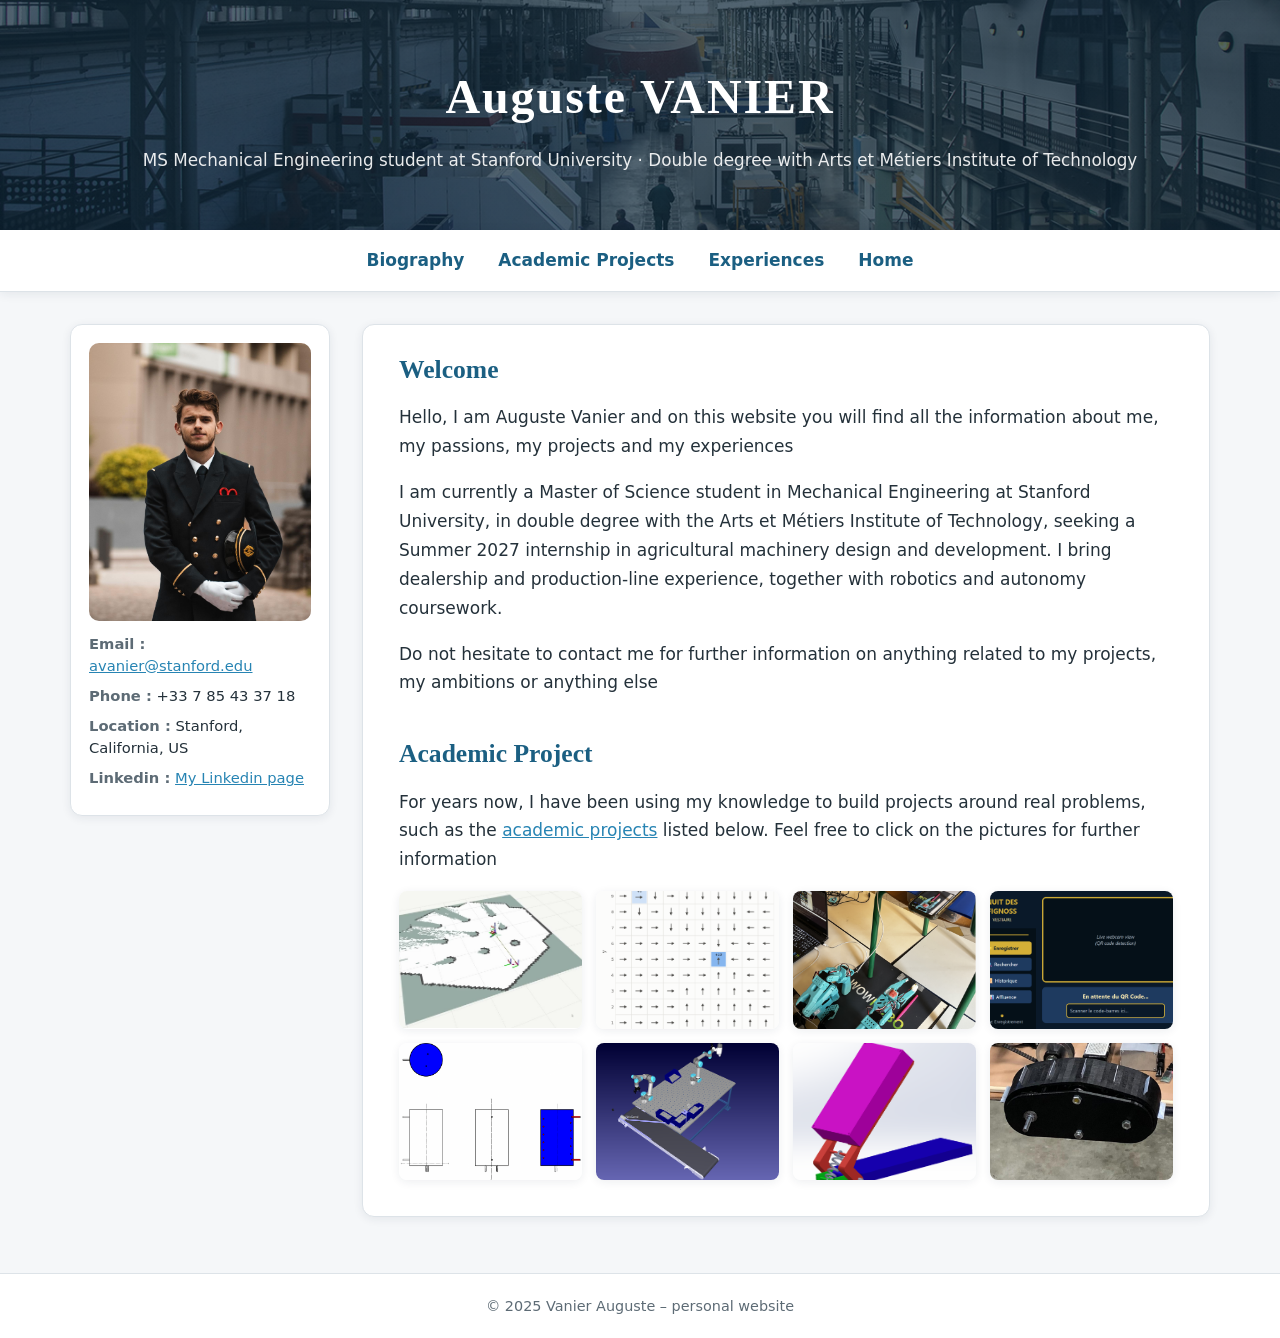
<file: index.html>
<!DOCTYPE html>
<html lang="fr">
<head>
  <meta charset="UTF-8">
  <title>Auguste VANIER - Page personnelle</title>
  <meta name="viewport" content="width=device-width, initial-scale=1">
  <link rel="stylesheet" href="style.css">
</head>
<body>

  <header>
    <h1>Auguste VANIER</h1>
    <p>MS Mechanical Engineering student at Stanford University · Double degree with Arts et Métiers Institute of Technology</p>
  </header>

  <nav>
    <a href="biographie.html">Biography</a>
    <a href="academical_project.html">Academic Projects</a>
    <a href="experiences.html">Experiences</a>
    <a href="index.html">Home</a>
  </nav>

  <div class="container">
    <aside class="sidebar">
      <img src="Photo_profil.jpg" alt="Auguste Vanier">
      <p><strong>Email :</strong> <a href="mailto:avanier@stanford.edu">avanier@stanford.edu</a></p>
      <p><strong>Phone :</strong> +33 7 85 43 37 18</p>
      <p><strong>Location :</strong> Stanford, California, US</p>
      <p><strong>Linkedin :</strong> <a href="https://fr.linkedin.com/in/vanier-auguste-1b917422b/">My Linkedin page</a></p>
    </aside>

    <main class="content">
      <section id="bio">
        <h2>Welcome</h2>
        <p><slide>Hello, I am Auguste Vanier and on this website you will find all the information about me, my passions, my projects and my experiences</slide></p>
	<p><slide>I am currently a Master of Science student in Mechanical Engineering at Stanford University, in double degree with the Arts et Métiers Institute of Technology, seeking a Summer 2027 internship in agricultural machinery design and development. I bring dealership and production-line experience, together with robotics and autonomy coursework.</slide></p>
	<p><slide>Do not hesitate to contact me for further information on anything related to my projects, my ambitions or anything else</slide></p>
      </section>

      <section id="research">
        <h2>Academic Project</h2>
        <p><slide>For years now, I have been using my knowledge to build projects around real problems, such as the <a href="academical_project.html">academic projects</a> listed below. Feel free to click on the pictures for further information</slide></p>
	<slide class="gallery">
	<a href="robot_autonomy.html"><video autoplay muted loop playsinline preload="metadata" poster="autonomy_frontier_poster.jpg" aria-label="Autonomous robot exploration"><source src="autonomy_frontier.mp4" type="video/mp4"></video></a>
	<a href="decision_making.html"><img src="decision_small_policy.png" alt="Reinforcement learning policy"></a>
	<a href="lerobot_arm.html"><img src="lerobot_overview.png" alt="SO-101 robot arm"></a>
	<a href="cloakroom.html"><img src="cloakroom_interface.png" alt="Cloakroom scanning interface"></a>
	<a href="exchanger.html"><img src="Plan_echangeur.PNG" alt="Photo projet2" width=31.5% height=10%></a>
	<a href="factory_robot.html"><img src="poste.png" alt="Photo projet2" width=31.5% height=10%></a>
	<a href="TIPE.html"><img src="bouclier_solidworks.png" alt="Photo projet2" width=31.5% height=10%></a>
	<a href="academical_project_snowb.html"><img src="chenille.jpg" alt="Photo projet1" width=30% height=10%></a>
	</slide>
      </section>
    </main>
  </div>

  <footer>
    &copy; 2025 Vanier Auguste – personal website
  </footer>

</body>
</html>
</file>
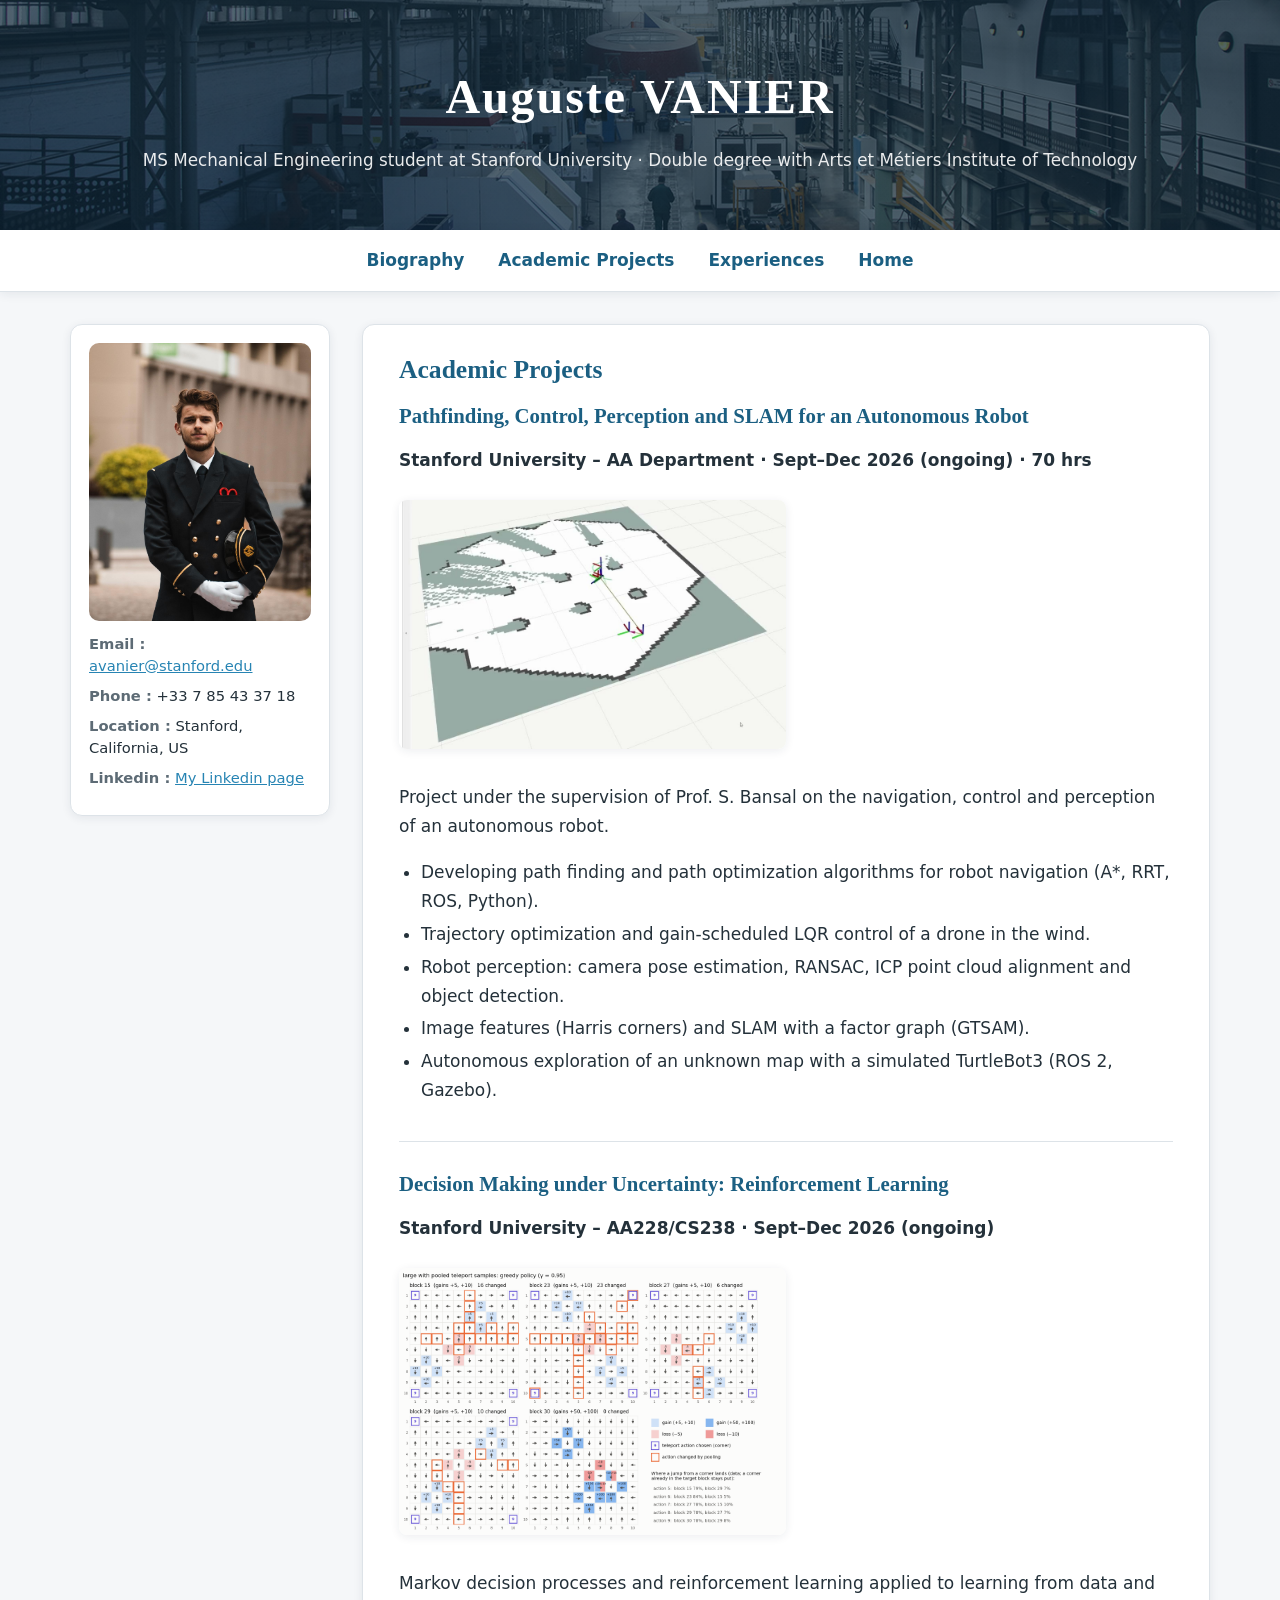
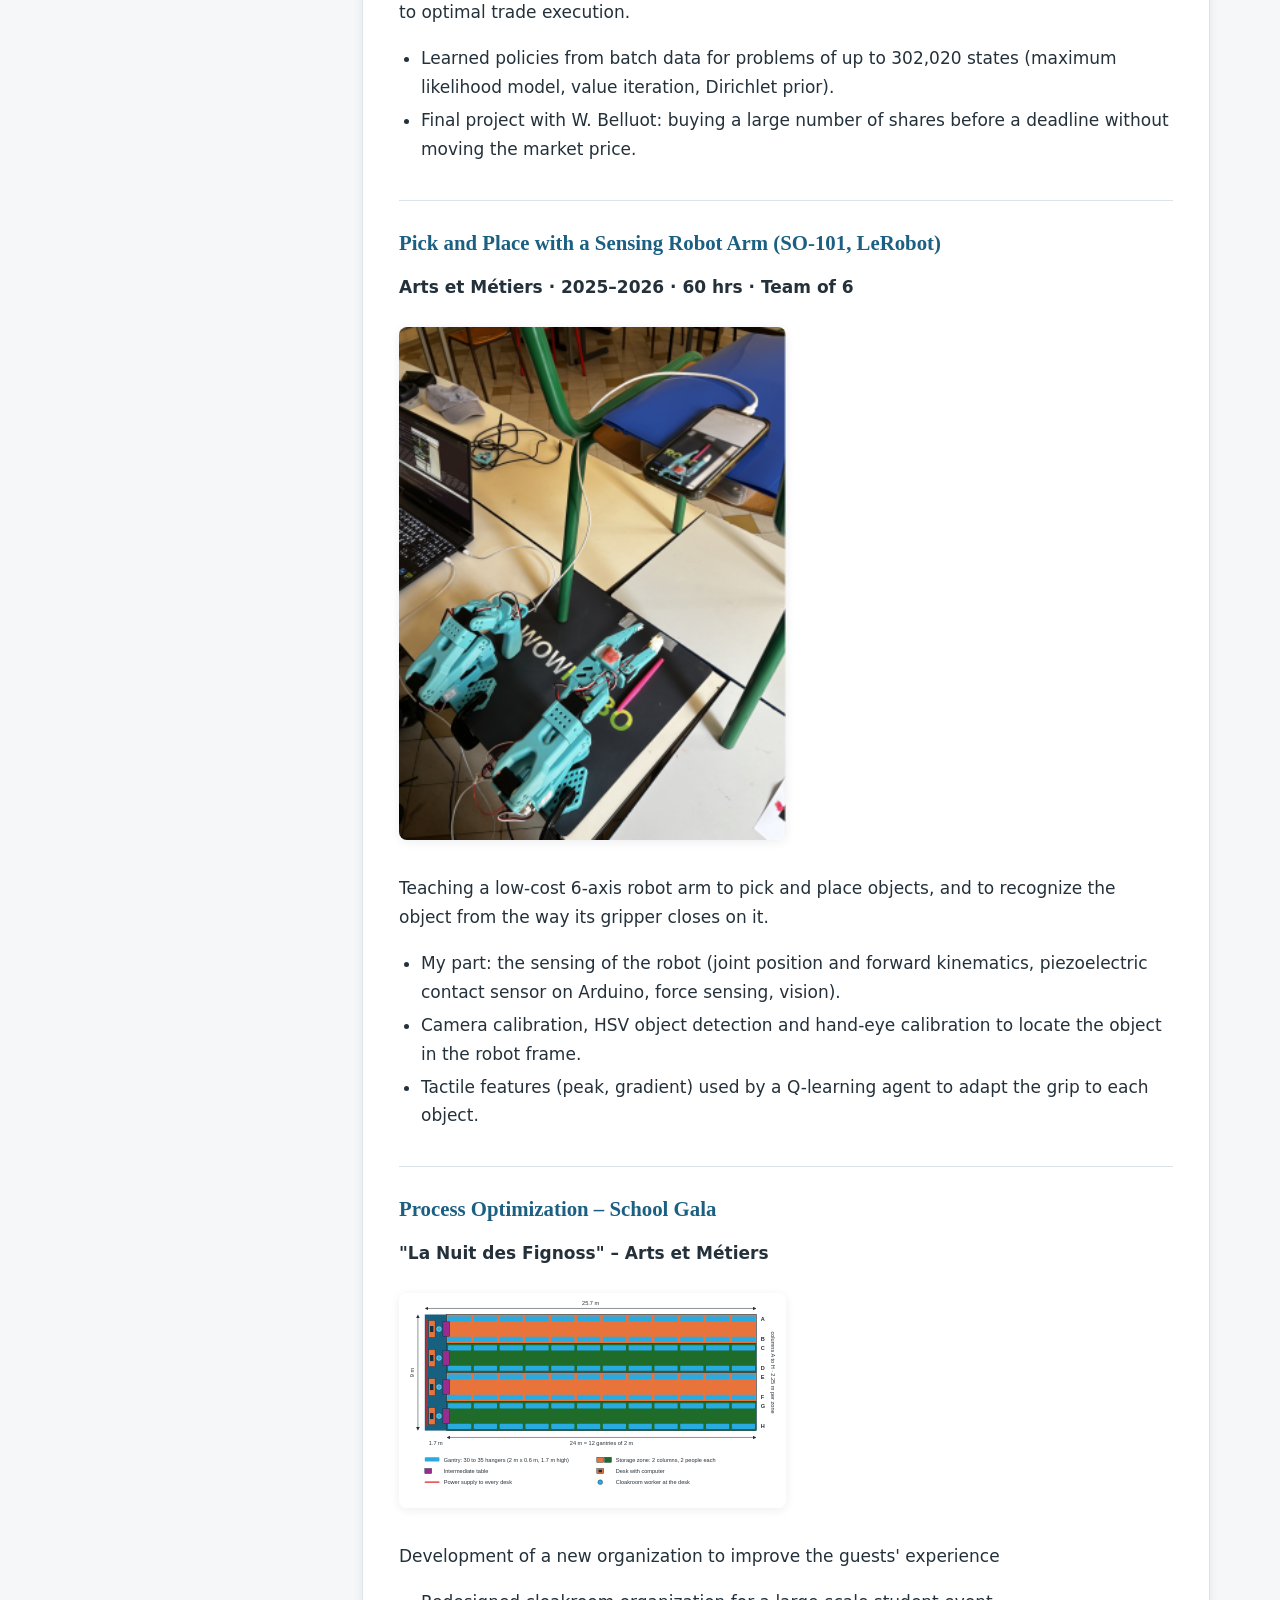
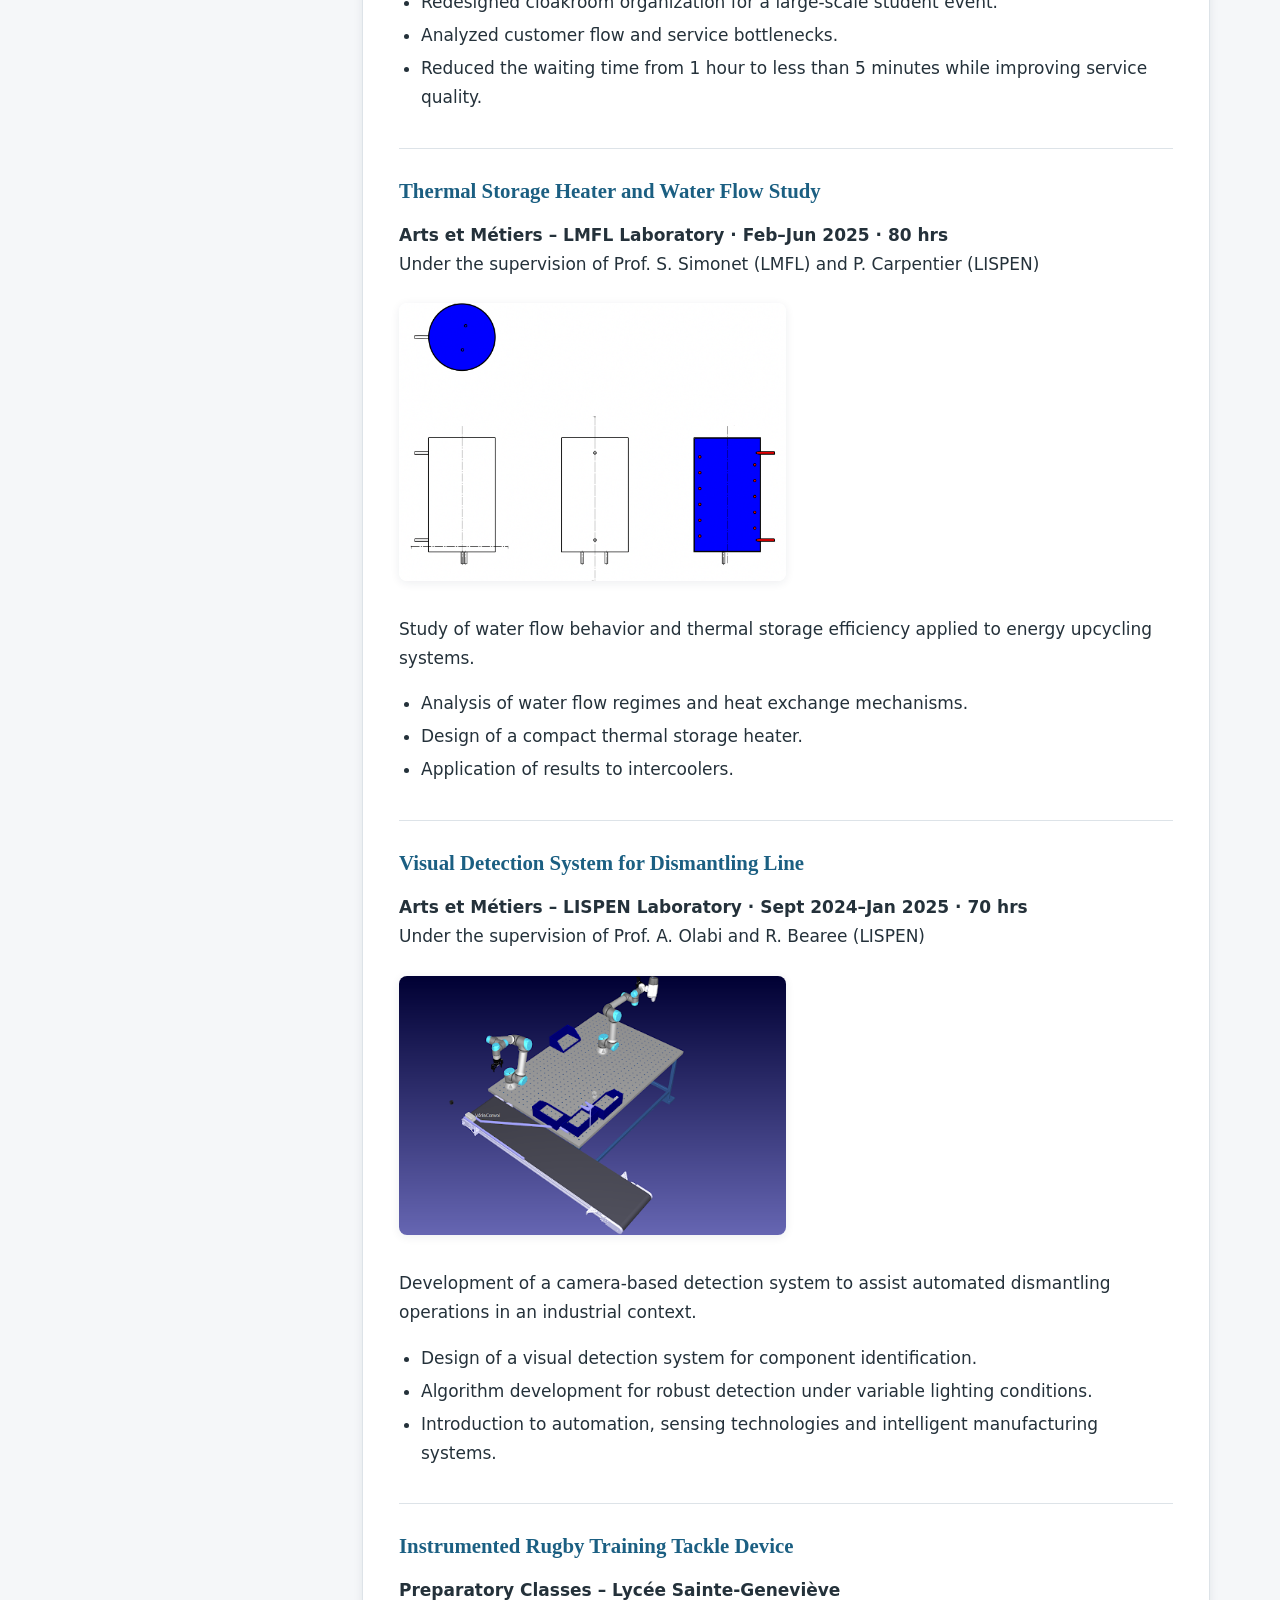
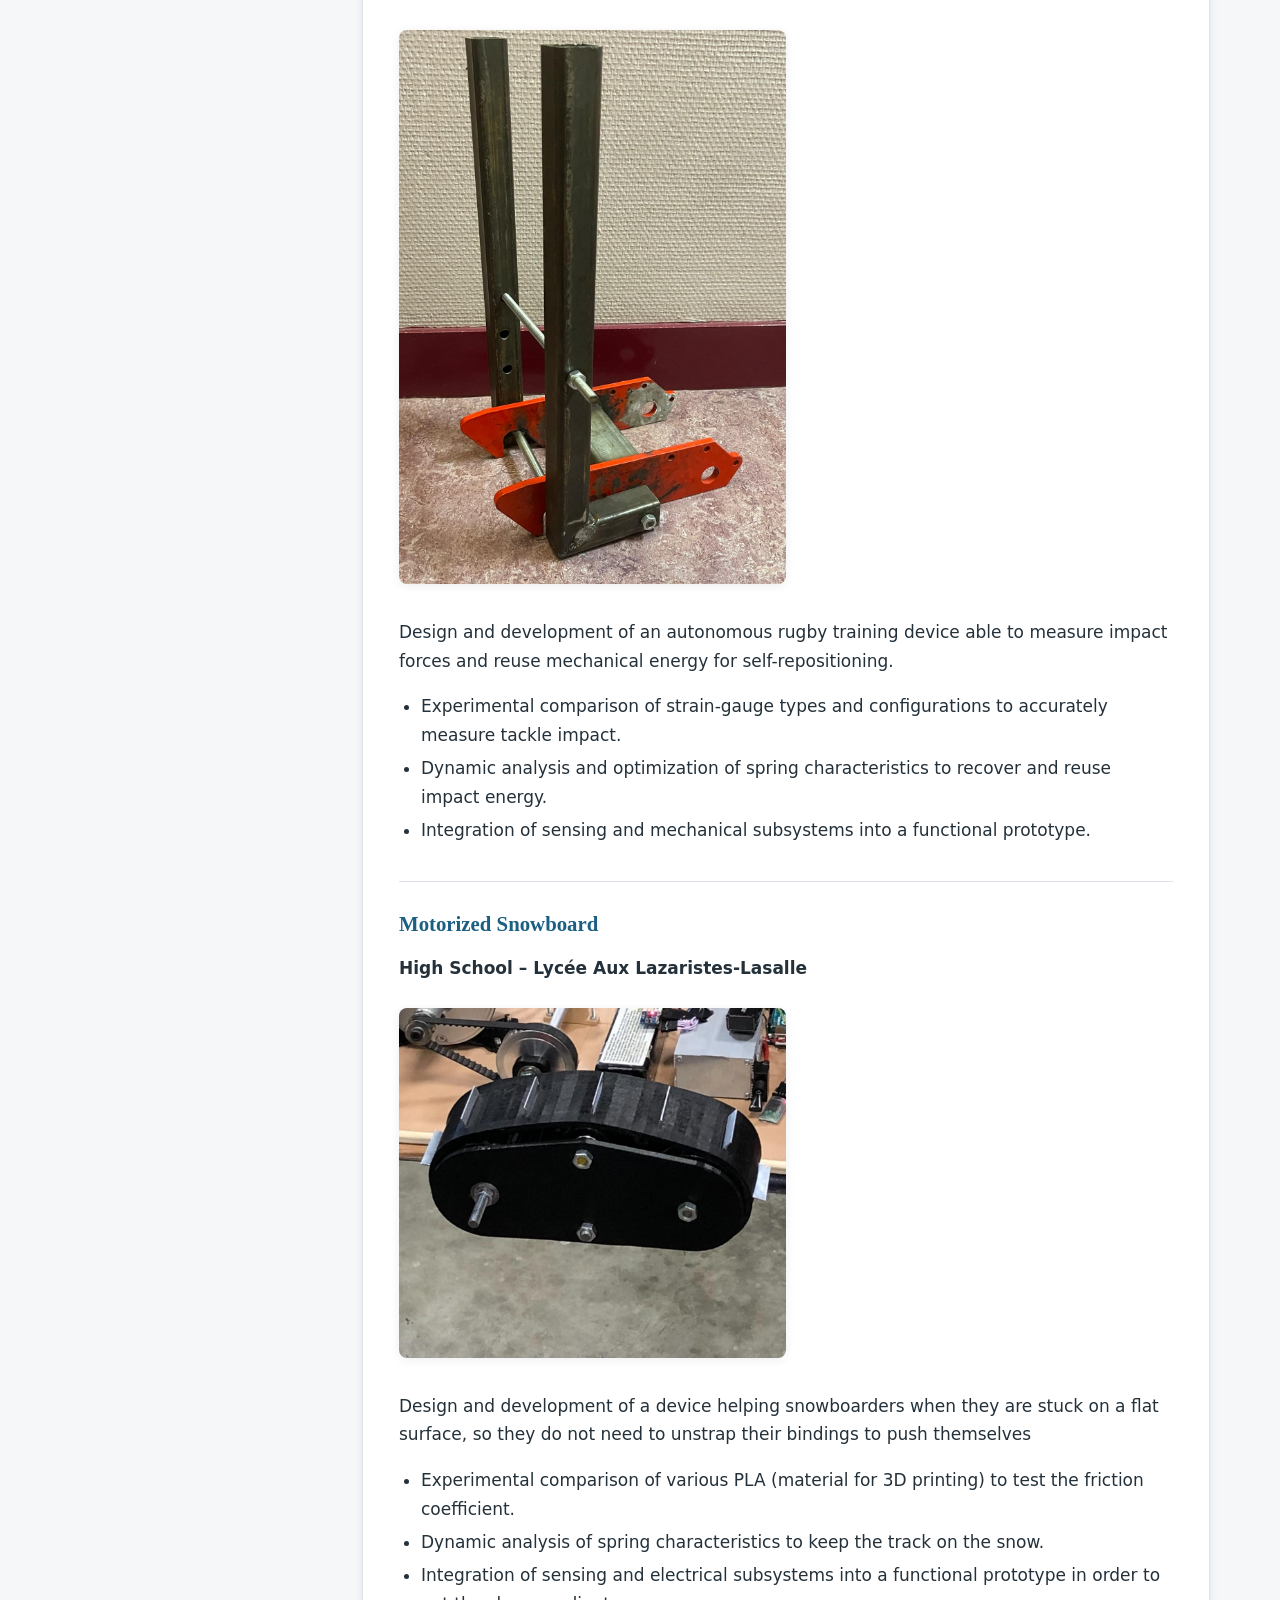
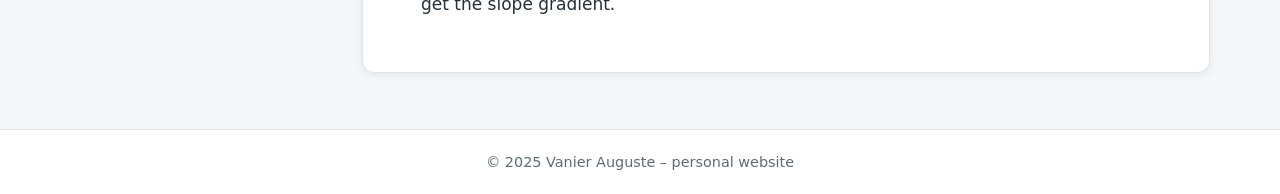
<file: academical_project.html>
<!DOCTYPE html>
<html lang="fr">
<head>
  <meta charset="UTF-8">
  <title>Auguste VANIER - Page personnelle</title>
  <meta name="viewport" content="width=device-width, initial-scale=1">
  <link rel="stylesheet" href="style.css">
</head>
<body>

  <header>
    <h1>Auguste VANIER</h1>
    <p>MS Mechanical Engineering student at Stanford University · Double degree with Arts et Métiers Institute of Technology</p>
  </header>
 
  <nav>
    <a href="biographie.html">Biography</a>
    <a href="academical_project.html">Academic Projects</a>
    <a href="experiences.html">Experiences</a>
    <a href="index.html">Home</a>
  </nav>

  <div class="container">
    <aside class="sidebar">
      <img src="Photo_profil.jpg" alt="Auguste Vanier">
      <p><strong>Email :</strong> <a href="mailto:avanier@stanford.edu">avanier@stanford.edu</a></p>
      <p><strong>Phone :</strong> +33 7 85 43 37 18</p>
      <p><strong>Location :</strong> Stanford, California, US</p>
      <p><strong>Linkedin :</strong> <a href="https://fr.linkedin.com/in/vanier-auguste-1b917422b/">My Linkedin page</a></p>
    </aside>

    <main class="content">
      <section id="academical_project">
        <h2>Academic Projects</h2>
	
		<h2><a href="robot_autonomy.html">Pathfinding, Control, Perception and SLAM for an Autonomous Robot</a></h2>
		<p><strong>Stanford University – AA Department · Sept–Dec 2026 (ongoing) · 70 hrs</strong></p>
		<slide><a href="robot_autonomy.html"><video autoplay muted loop playsinline preload="metadata" poster="autonomy_frontier_poster.jpg" width=50%><source src="autonomy_frontier.mp4" type="video/mp4"></video></a></slide>
		<p>
		Project under the supervision of Prof. S. Bansal on the navigation, control and perception of an autonomous robot.
		</p>
		<ul>
		<li>Developing path finding and path optimization algorithms for robot navigation (A*, RRT, ROS, Python).</li>
		<li>Trajectory optimization and gain-scheduled LQR control of a drone in the wind.</li>
		<li>Robot perception: camera pose estimation, RANSAC, ICP point cloud alignment and object detection.</li>
		<li>Image features (Harris corners) and SLAM with a factor graph (GTSAM).</li>
		<li>Autonomous exploration of an unknown map with a simulated TurtleBot3 (ROS 2, Gazebo).</li>
		</ul>

		<h2><a href="decision_making.html">Decision Making under Uncertainty: Reinforcement Learning</a></h2>
		<p><strong>Stanford University – AA228/CS238 · Sept–Dec 2026 (ongoing)</strong></p>
		<slide><a href="decision_making.html"><img src="decision_large_policy.png" alt="Policy learned from batch data" width=50% height=30%></a></slide>
		<p>
		Markov decision processes and reinforcement learning applied to learning from data and to optimal trade execution.
		</p>
		<ul>
		<li>Learned policies from batch data for problems of up to 302,020 states (maximum likelihood model, value iteration, Dirichlet prior).</li>
		<li>Final project with W. Belluot: buying a large number of shares before a deadline without moving the market price.</li>
		</ul>

		<h2><a href="lerobot_arm.html">Pick and Place with a Sensing Robot Arm (SO-101, LeRobot)</a></h2>
		<p><strong>Arts et Métiers · 2025–2026 · 60 hrs · Team of 6</strong></p>
		<slide><a href="lerobot_arm.html"><img src="lerobot_overview.png" alt="SO-101 robot arm setup" width=50% height=30%></a></slide>
		<p>
		Teaching a low-cost 6-axis robot arm to pick and place objects, and to recognize the object from the way its gripper closes on it.
		</p>
		<ul>
		<li>My part: the sensing of the robot (joint position and forward kinematics, piezoelectric contact sensor on Arduino, force sensing, vision).</li>
		<li>Camera calibration, HSV object detection and hand-eye calibration to locate the object in the robot frame.</li>
		<li>Tactile features (peak, gradient) used by a Q-learning agent to adapt the grip to each object.</li>
		</ul>

		<h2><a href="cloakroom.html">Process Optimization – School Gala</a></h2>
		<p><strong>"La Nuit des Fignoss" – Arts et Métiers</strong></p>
		<slide><a href="cloakroom.html"><img src="cloakroom_plan.svg" alt="cloakroom plan" width=50% height=30%></a></slide>
		<p>
		Development of a new organization to improve the guests' experience
		</p>
		<ul>
		<li>Redesigned cloakroom organization for a large-scale student event.</li>
		<li>Analyzed customer flow and service bottlenecks.</li>
		<li>Reduced the waiting time from 1 hour to less than 5 minutes while improving service quality.</li>
		</ul>

		<h2><a href="exchanger.html">Thermal Storage Heater and Water Flow Study</a></h2>
		<p><strong>Arts et Métiers – LMFL Laboratory · Feb–Jun 2025 · 80 hrs</strong><br>Under the supervision of Prof. S. Simonet (LMFL) and P. Carpentier (LISPEN)</p>
		<slide><a href="exchanger.html"><img src="Plan_echangeur.PNG" alt="exchanger plan" width=50% height=30%></a></slide>
		<p>
		Study of water flow behavior and thermal storage efficiency applied to energy upcycling systems.
		</p>
		<ul>
		<li>Analysis of water flow regimes and heat exchange mechanisms.</li>
		<li>Design of a compact thermal storage heater.</li>
		<li>Application of results to intercoolers.</li>
		</ul>

		<h2><a href="factory_robot.html">Visual Detection System for Dismantling Line</a></h2>
		<p><strong>Arts et Métiers – LISPEN Laboratory · Sept 2024–Jan 2025 · 70 hrs</strong><br>Under the supervision of Prof. A. Olabi and R. Bearee (LISPEN)</p>
		<slide><a href="factory_robot.html"><img src="poste.png" alt="work station" width=50% height=30%></a></slide>
		<p>
		Development of a camera-based detection system to assist automated dismantling operations in an industrial context.
		</p>
		<ul>
		<li>Design of a visual detection system for component identification.</li>
		<li>Algorithm development for robust detection under variable lighting conditions.</li>
		<li>Introduction to automation, sensing technologies and intelligent manufacturing systems.</li>
		</ul>

		<h2><a href="TIPE.html">Instrumented Rugby Training Tackle Device</a></h2>
		<p><strong>Preparatory Classes – Lycée Sainte-Geneviève</strong></p>
		<slide><a href="TIPE.html"><img src="TIPE_proto.jpg" alt="prototype" width=50% height=30%></a></slide>
		<p>
		Design and development of an autonomous rugby training device able to measure impact forces and reuse mechanical energy
		for self-repositioning.
		</p>
		<ul>
		<li>Experimental comparison of strain-gauge types and configurations to accurately measure tackle impact.</li>
		<li>Dynamic analysis and optimization of spring characteristics to recover and reuse impact energy.</li>
		<li>Integration of sensing and mechanical subsystems into a functional prototype.</li>
		</ul>

		<h2><a href="academical_project_snowb.html">Motorized Snowboard</a></h2>
		<p><strong>High School – Lycée Aux Lazaristes-Lasalle</strong></p>
		<slide><a href="academical_project_snowb.html"><img src="chenille.jpg" alt="Photo projet1" width=50% height=50%></a></slide>
		<p>
		Design and development of a device helping snowboarders when they are stuck on a flat surface,
		so they do not need to unstrap their bindings to push themselves
		</p>
		<ul>
		<li>Experimental comparison of various PLA (material for 3D printing) to test the friction coefficient. </li>
		<li>Dynamic analysis of spring characteristics to keep the track on the snow.</li>
		<li>Integration of sensing and electrical subsystems into a functional prototype in order to get the slope gradient.</li>
		</ul>

	  </section>
    </main>
  </div>

  <footer>
    &copy; 2025 Vanier Auguste – personal website
  </footer>

</body>
</html>
</file>
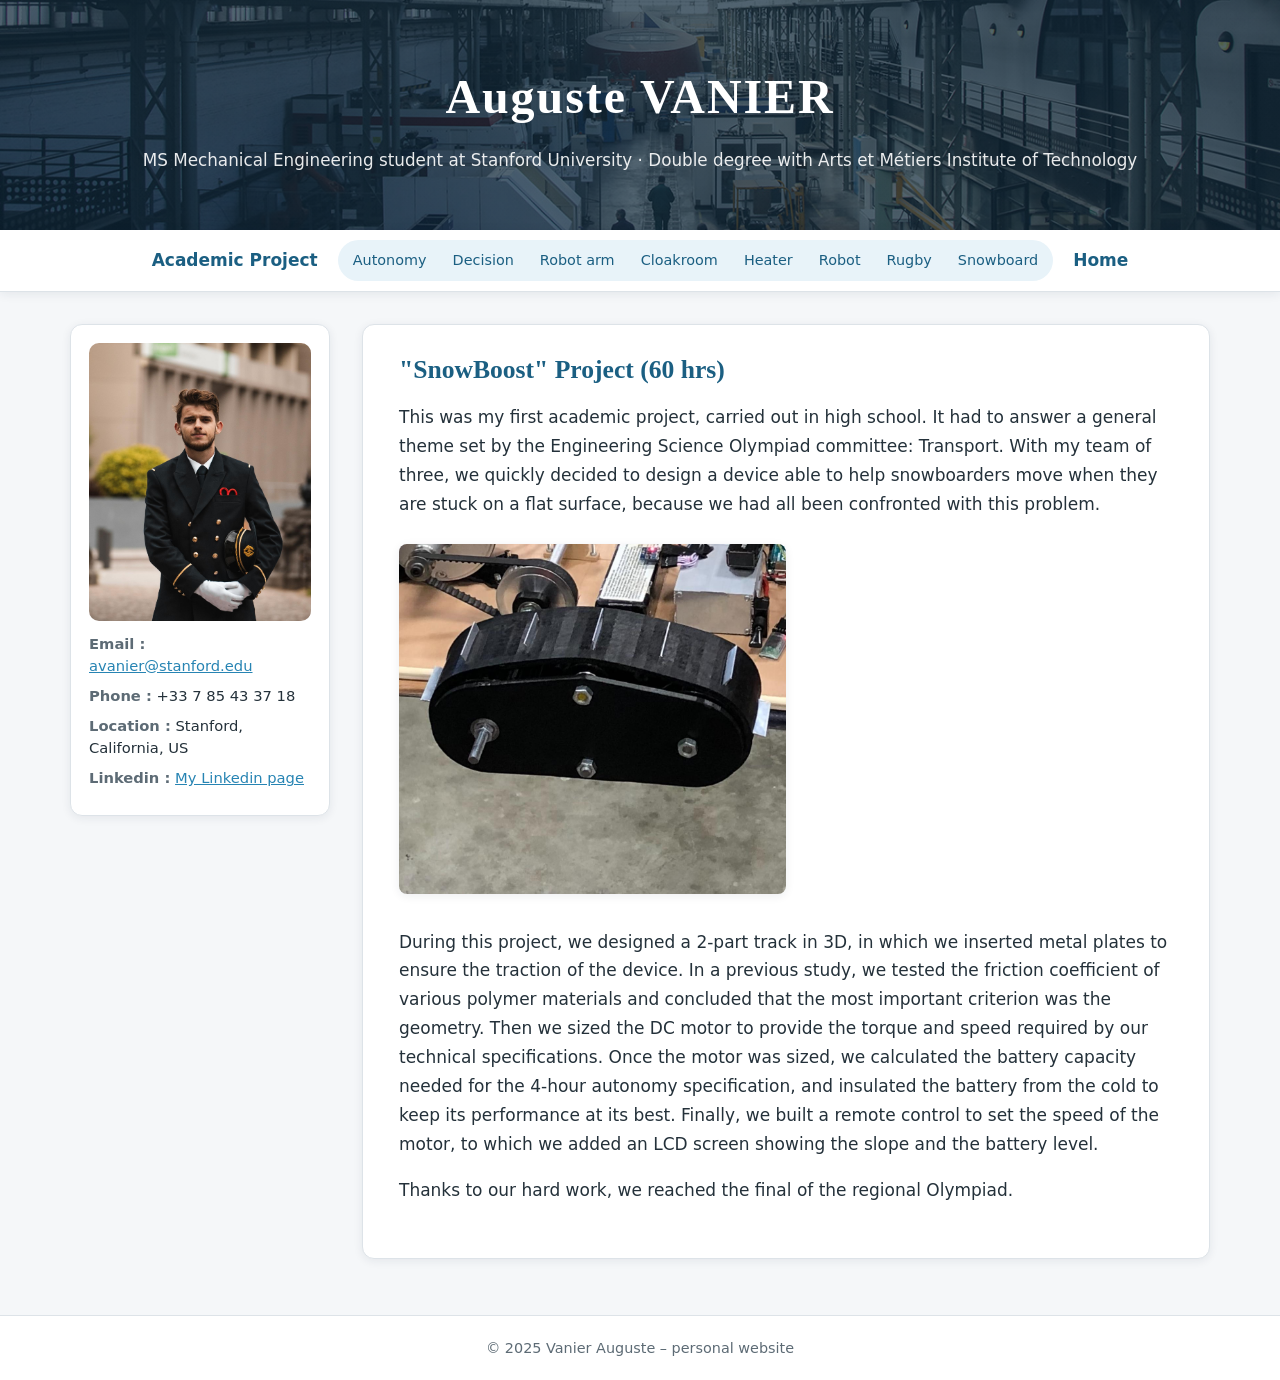
<file: academical_project_snowb.html>
<!DOCTYPE html>
<html lang="fr">
<head>
  <meta charset="UTF-8">
  <title>Auguste VANIER - Page personnelle</title>
  <meta name="viewport" content="width=device-width, initial-scale=1">
  <link rel="stylesheet" href="style.css">
</head>
<body>

  <header>
    <h1>Auguste VANIER</h1>
    <p>MS Mechanical Engineering student at Stanford University · Double degree with Arts et Métiers Institute of Technology</p>
  </header>

  <nav>
    <a href="academical_project.html">Academic Project</a>
    <subnav>
	    <a href="robot_autonomy.html">Autonomy</a>
	    <a href="decision_making.html">Decision</a>
	    <a href="lerobot_arm.html">Robot arm</a>
		<a href="cloakroom.html">Cloakroom</a>
	    <a href="exchanger.html">Heater</a>
		<a href="factory_robot.html">Robot</a>
		<a href="TIPE.html">Rugby</a>
		<a href="academical_project_snowb.html">Snowboard</a>
    </subnav>
    <a href="index.html">Home</a>
  </nav>

  <div class="container">
    <aside class="sidebar">
      <img src="Photo_profil.jpg" alt="Auguste Vanier">
      <p><strong>Email :</strong> <a href="mailto:avanier@stanford.edu">avanier@stanford.edu</a></p>
      <p><strong>Phone :</strong> +33 7 85 43 37 18</p>
      <p><strong>Location :</strong> Stanford, California, US</p>
      <p><strong>Linkedin :</strong> <a href="https://fr.linkedin.com/in/vanier-auguste-1b917422b/">My Linkedin page</a></p>
    </aside>

    <main class="content">
      <section id="research">
        <h2>"SnowBoost" Project (60 hrs) </h2>
        <p><slide>This was my first academic project, carried out in high school. It had to answer a general theme set by the Engineering Science Olympiad committee: Transport. With my team of three, we quickly decided to design a device able to help snowboarders move when they are stuck on a flat surface, because we had all been confronted with this problem.</slide></p>
	<slide><img src="chenille.jpg" alt="Photo projet1" width=50% height=50%></slide>
	<p><slide>During this project, we designed a 2-part track in 3D, in which we inserted metal plates to ensure the traction of the device. In a previous study, we tested the friction coefficient of various polymer materials and concluded that the most important criterion was the geometry. Then we sized the DC motor to provide the torque and speed required by our technical specifications. Once the motor was sized, we calculated the battery capacity needed for the 4-hour autonomy specification, and insulated the battery from the cold to keep its performance at its best. Finally, we built a remote control to set the speed of the motor, to which we added an LCD screen showing the slope and the battery level.</slide></p>
	<p><slide>Thanks to our hard work, we reached the final of the regional Olympiad.</slide></p>
      </section>
    </main>
  </div>

  <footer>
    &copy; 2025 Vanier Auguste – personal website
  </footer>

</body>
</html>
</file>
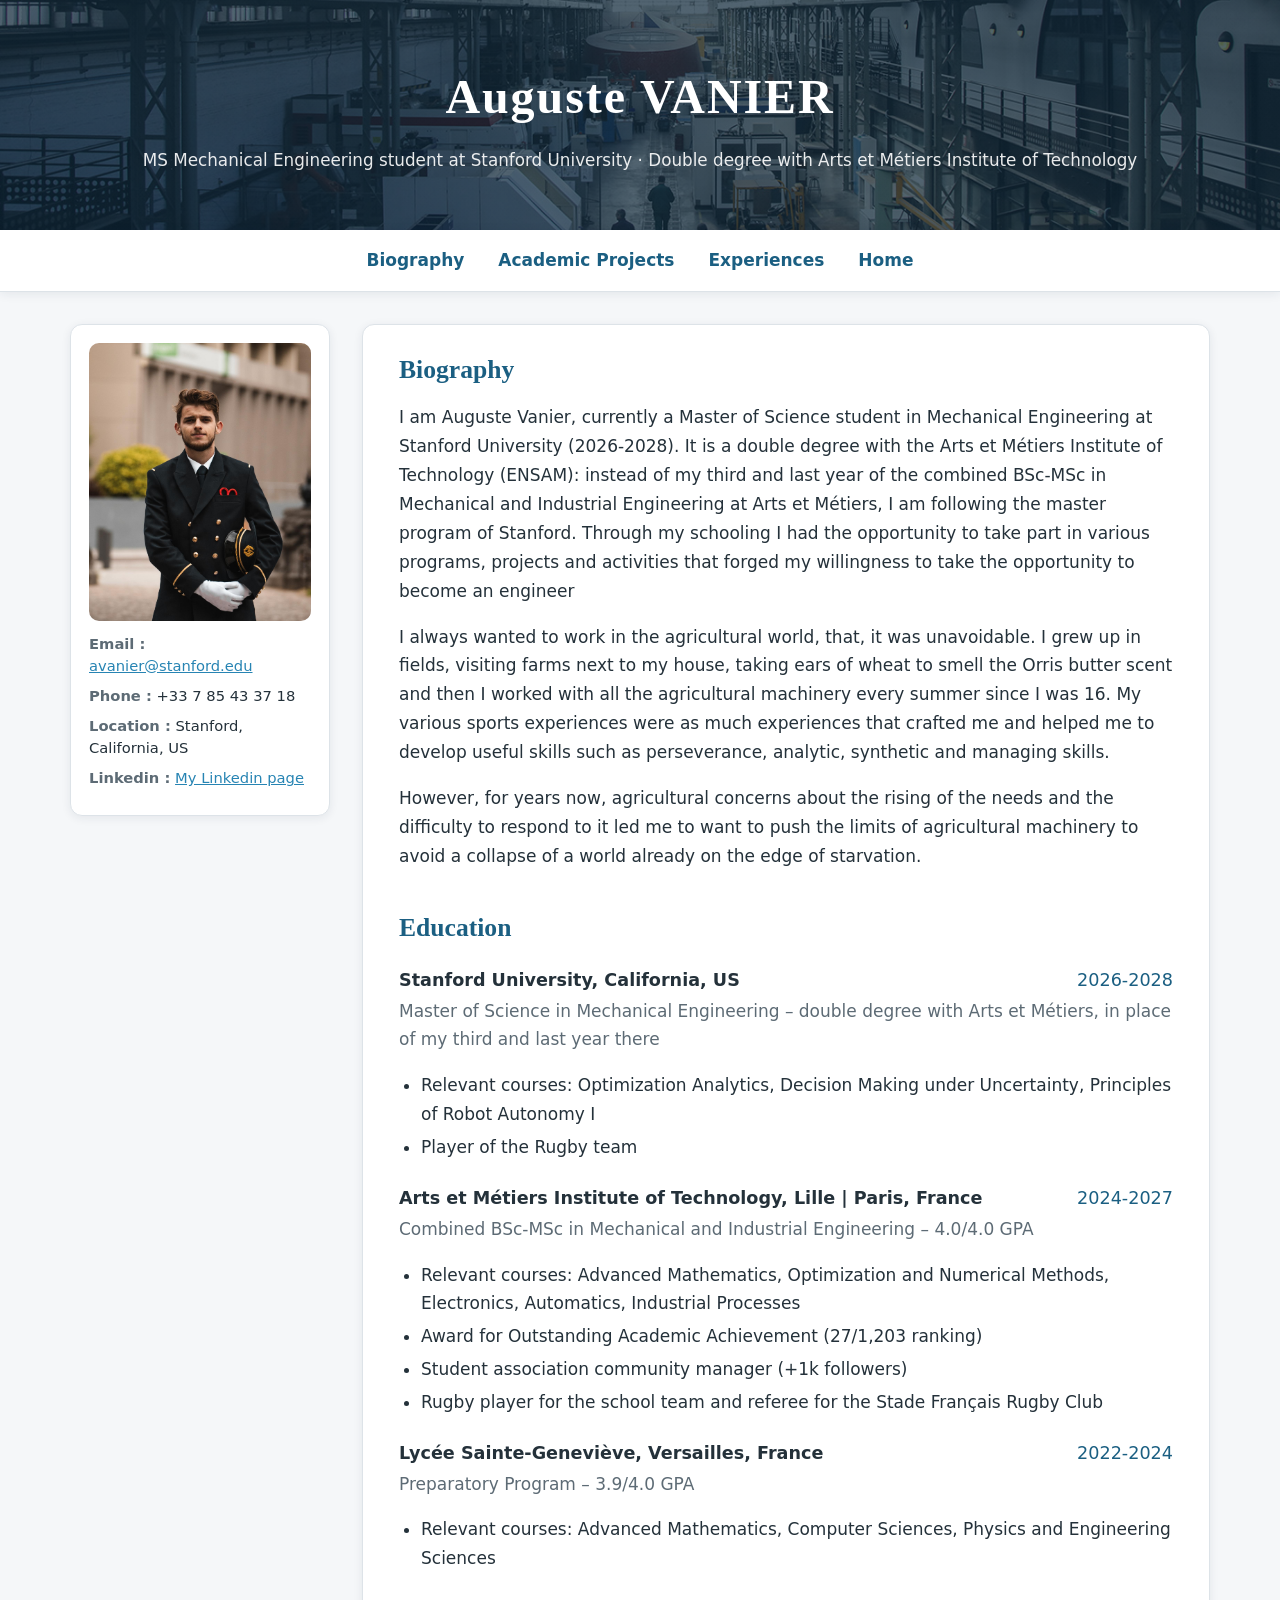
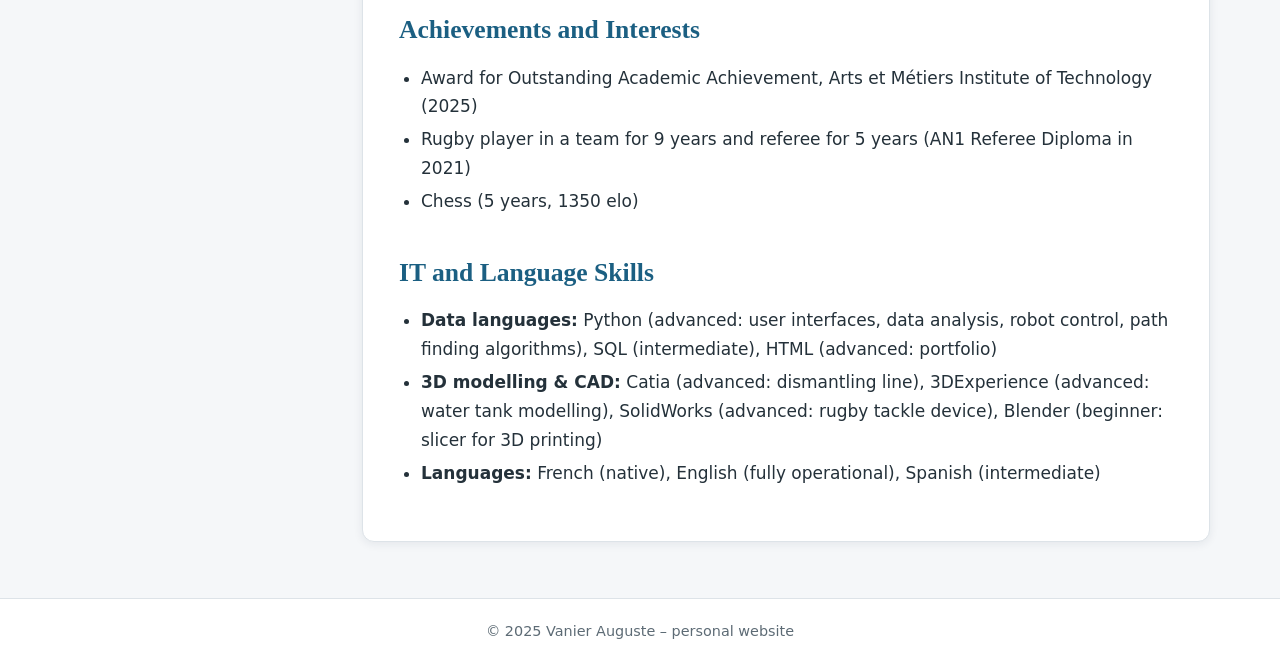
<file: biographie.html>
<!DOCTYPE html>
<html lang="fr">
<head>
  <meta charset="UTF-8">
  <title>Auguste VANIER - Page personnelle</title>
  <meta name="viewport" content="width=device-width, initial-scale=1">
  <link rel="stylesheet" href="style.css">
</head>
<body>

  <header>
    <h1>Auguste VANIER</h1>
<p>MS Mechanical Engineering student at Stanford University · Double degree with Arts et Métiers Institute of Technology</p>
  </header>

  <nav>
    <a href="biographie.html">Biography</a>
    <a href="academical_project.html">Academic Projects</a>
    <a href="experiences.html">Experiences</a>
    <a href="index.html">Home</a>
  </nav>

  <div class="container">
    <aside class="sidebar">
      <img src="Photo_profil.jpg" alt="Auguste Vanier">
      <p><strong>Email :</strong> <a href="mailto:avanier@stanford.edu">avanier@stanford.edu</a></p>
      <p><strong>Phone :</strong> +33 7 85 43 37 18</p>
      <p><strong>Location :</strong> Stanford, California, US</p>
      <p><strong>Linkedin :</strong> <a href="https://fr.linkedin.com/in/vanier-auguste-1b917422b/">My Linkedin page</a></p>
    </aside>

    <main class="content">
      <section id="bio">
        <h2>Biography</h2>
        <p><slide>I am Auguste Vanier, currently a Master of Science student in Mechanical Engineering at Stanford University (2026-2028). It is a double degree with the Arts et Métiers Institute of Technology (ENSAM): instead of my third and last year of the combined BSc-MSc in Mechanical and Industrial Engineering at Arts et Métiers, I am following the master program of Stanford. Through my schooling I had the opportunity to take part in various programs, projects and activities that forged my willingness to take the opportunity to become an engineer</slide></p>
        <p><slide>I always wanted to work in the agricultural world, that, it was unavoidable. I grew up in fields, visiting farms next to my house, taking ears of wheat to smell the Orris butter scent and then I worked with all the agricultural machinery every summer since I was 16. My various sports experiences were as much experiences that crafted me and helped me to develop useful skills such as perseverance, analytic, synthetic and managing skills.</slide></p>
        <p><slide>However, for years now, agricultural concerns about the rising of the needs and the difficulty to respond to it led me to want to push the limits of agricultural machinery to avoid a collapse of a world already on the edge of starvation.</slide></p>
      </section>

      <section id="education">
        <h2>Education</h2>
        <h3>Stanford University, California, US <span class="date">2026-2028</span></h3>
        <p>Master of Science in Mechanical Engineering – double degree with Arts et Métiers, in place of my third and last year there</p>
        <ul>
          <li>Relevant courses: Optimization Analytics, Decision Making under Uncertainty, Principles of Robot Autonomy I</li>
          <li>Player of the Rugby team</li>
        </ul>
        <h3>Arts et Métiers Institute of Technology, Lille | Paris, France <span class="date">2024-2027</span></h3>
        <p>Combined BSc-MSc in Mechanical and Industrial Engineering – 4.0/4.0 GPA</p>
        <ul>
          <li>Relevant courses: Advanced Mathematics, Optimization and Numerical Methods, Electronics, Automatics, Industrial Processes</li>
          <li>Award for Outstanding Academic Achievement (27/1,203 ranking)</li>
          <li>Student association community manager (+1k followers)</li>
          <li>Rugby player for the school team and referee for the Stade Français Rugby Club</li>
        </ul>
        <h3>Lycée Sainte-Geneviève, Versailles, France <span class="date">2022-2024</span></h3>
        <p>Preparatory Program – 3.9/4.0 GPA</p>
        <ul>
          <li>Relevant courses: Advanced Mathematics, Computer Sciences, Physics and Engineering Sciences</li>
        </ul>
      </section>

      <section id="achievements">
        <h2>Achievements and Interests</h2>
        <ul>
          <li>Award for Outstanding Academic Achievement, Arts et Métiers Institute of Technology (2025)</li>
          <li>Rugby player in a team for 9 years and referee for 5 years (AN1 Referee Diploma in 2021)</li>
          <li>Chess (5 years, 1350 elo)</li>
        </ul>
      </section>

      <section id="skills">
        <h2>IT and Language Skills</h2>
        <ul>
          <li><strong>Data languages:</strong> Python (advanced: user interfaces, data analysis, robot control, path finding algorithms), SQL (intermediate), HTML (advanced: portfolio)</li>
          <li><strong>3D modelling &amp; CAD:</strong> Catia (advanced: dismantling line), 3DExperience (advanced: water tank modelling), SolidWorks (advanced: rugby tackle device), Blender (beginner: slicer for 3D printing)</li>
          <li><strong>Languages:</strong> French (native), English (fully operational), Spanish (intermediate)</li>
        </ul>
      </section>

    </main>
  </div>

  <footer>
    &copy; 2025 Vanier Auguste – personal website
  </footer>

</body>
</html>
</file>
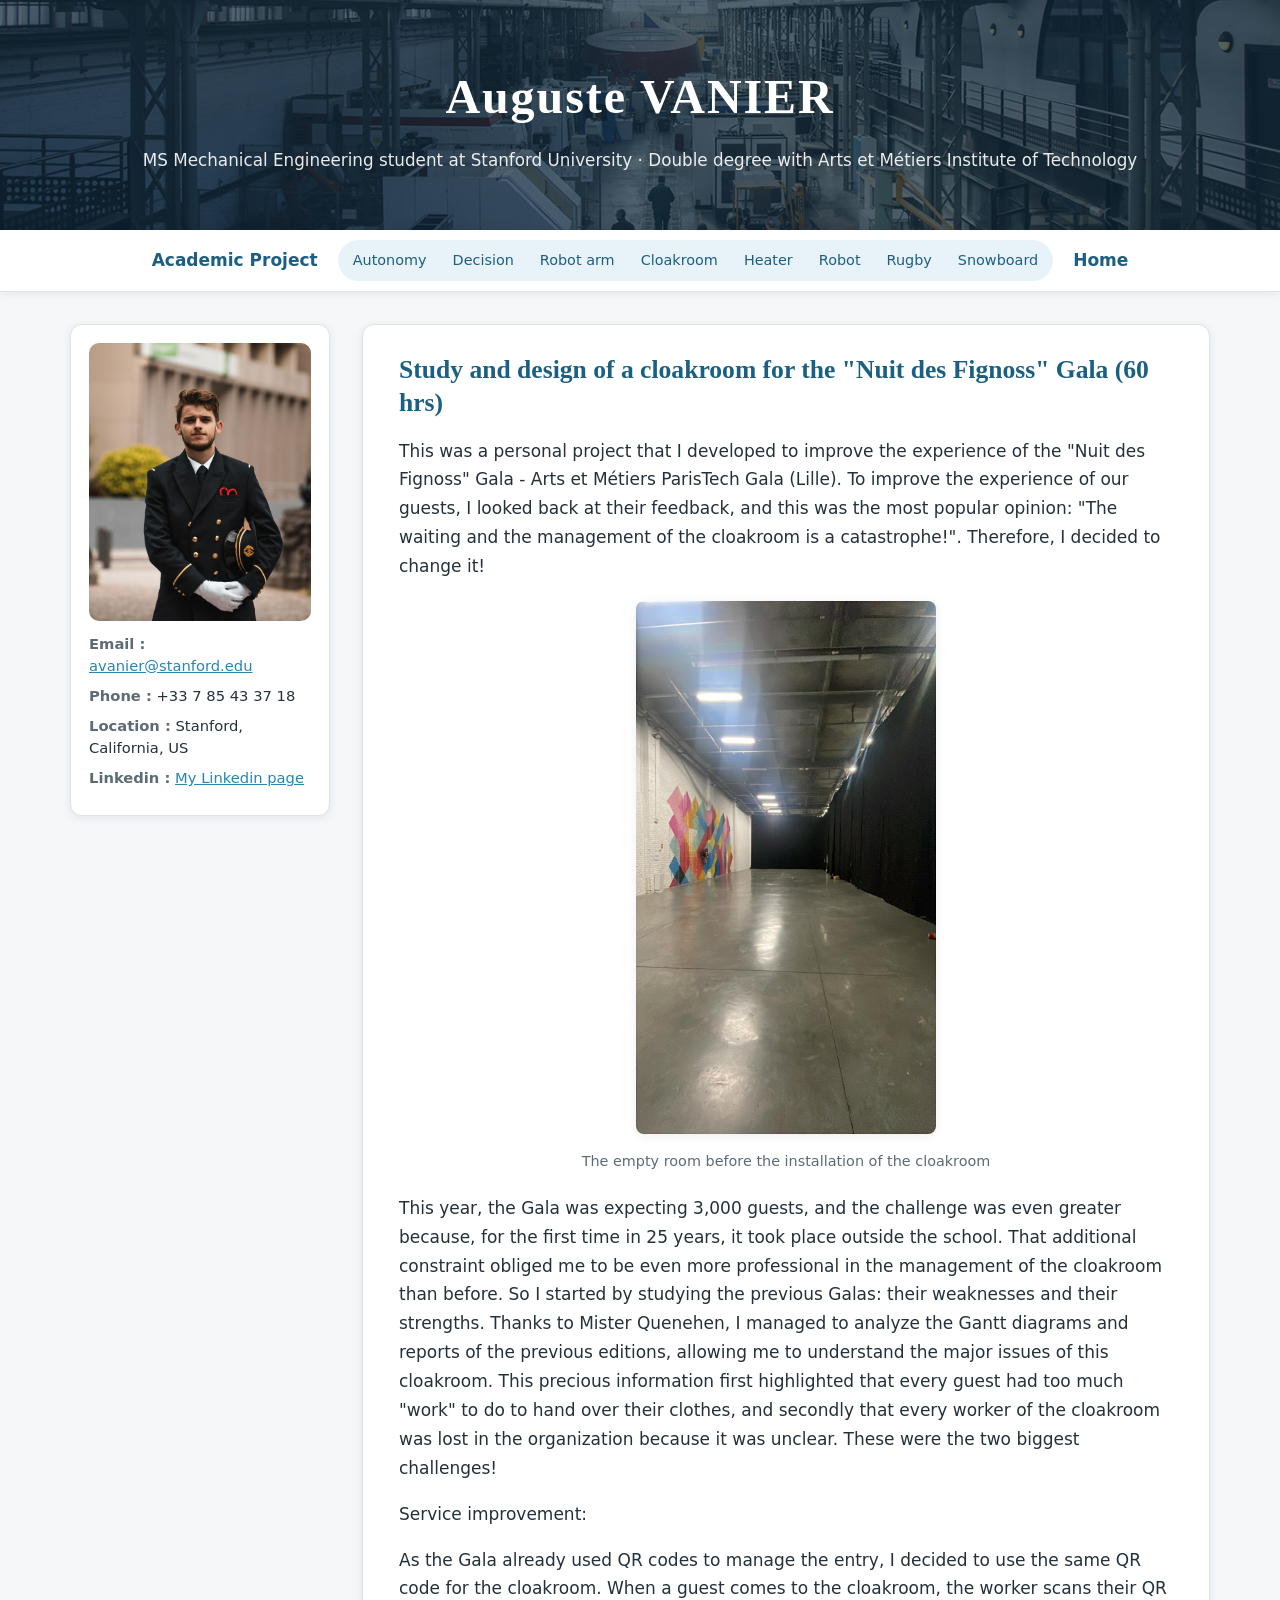
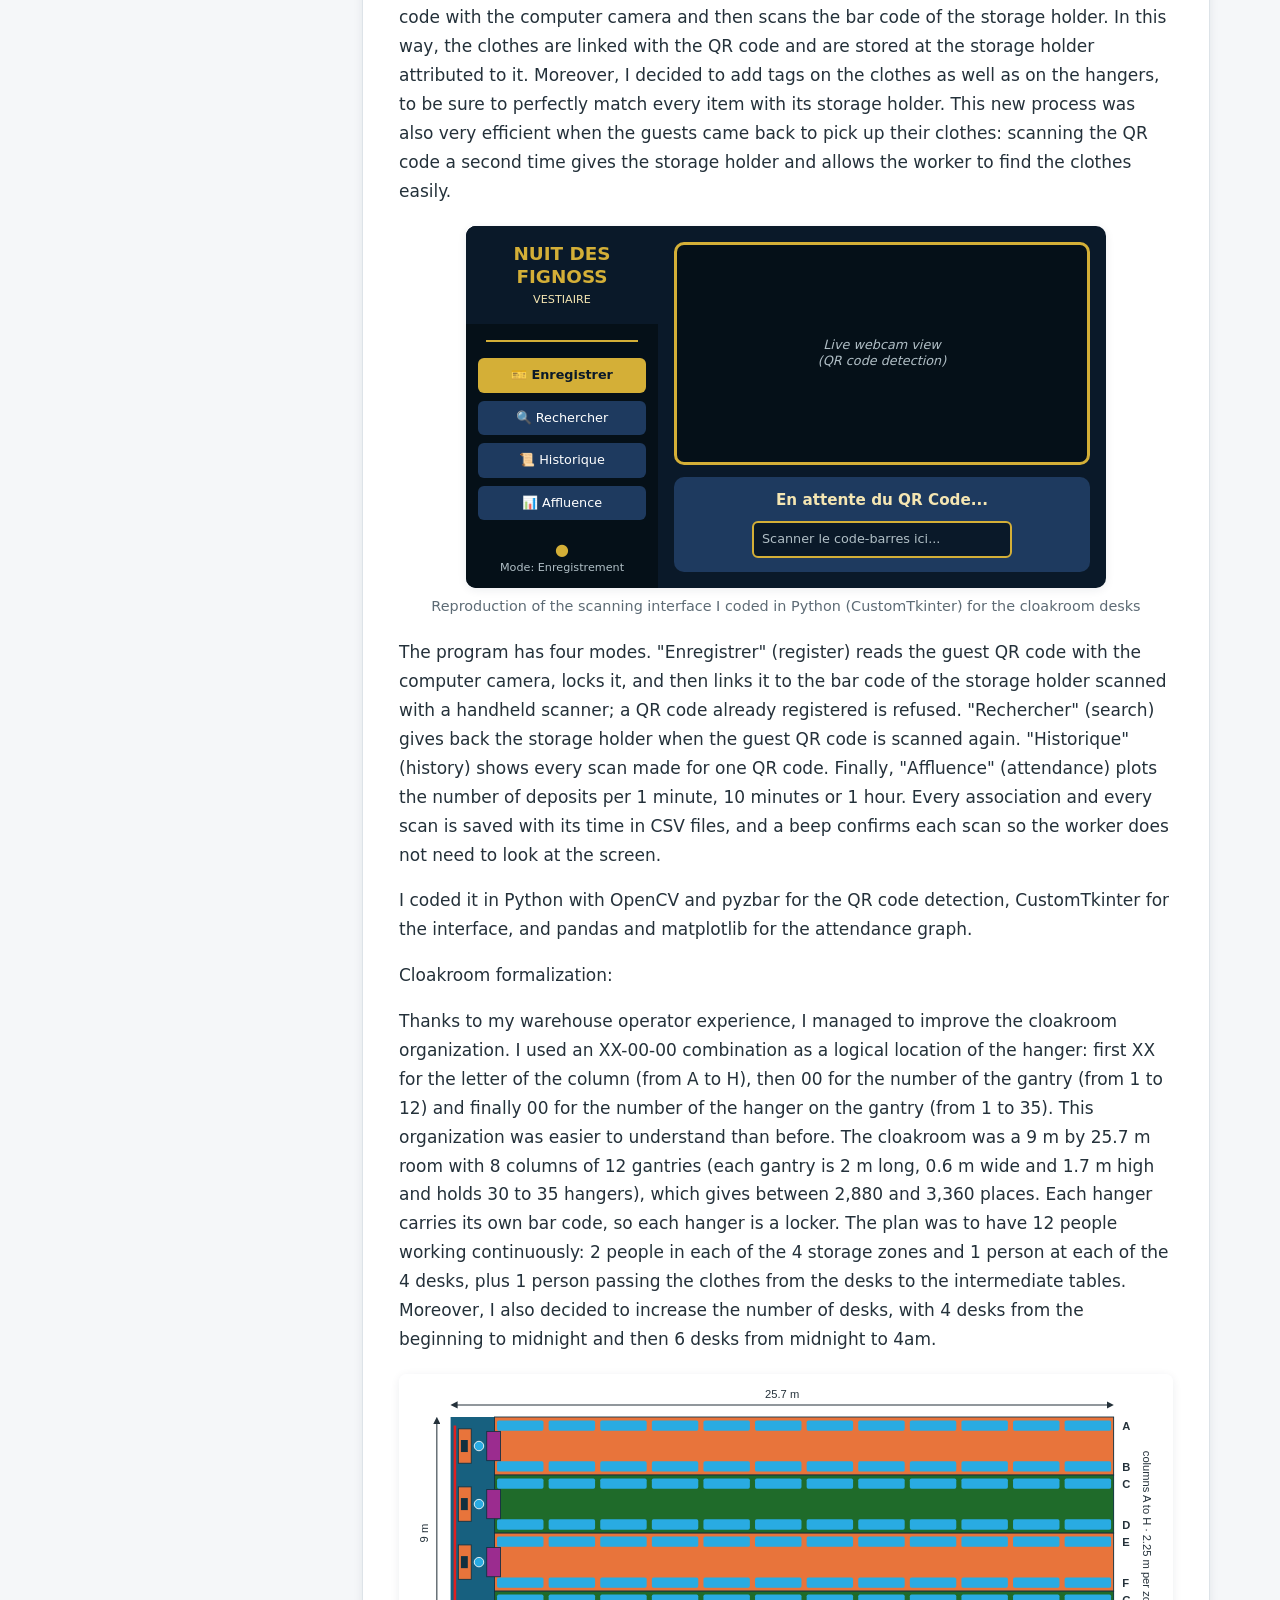
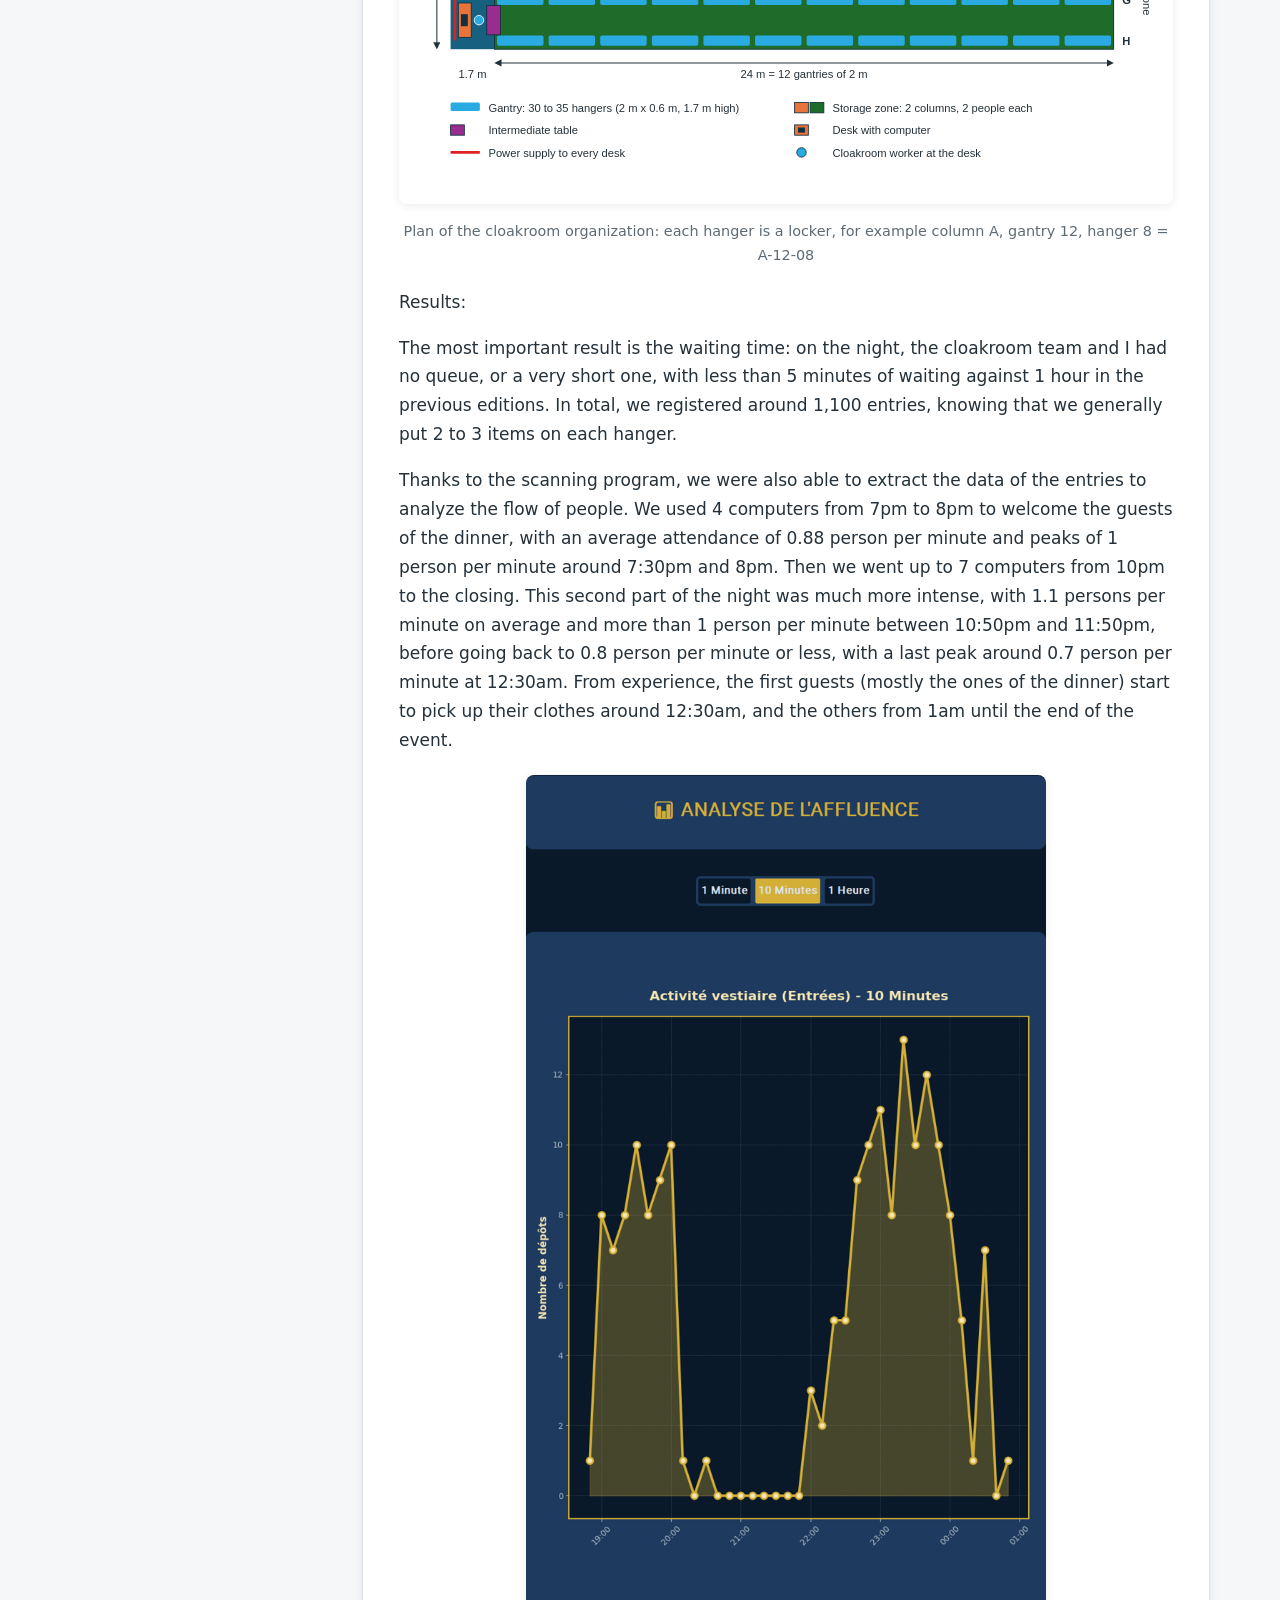
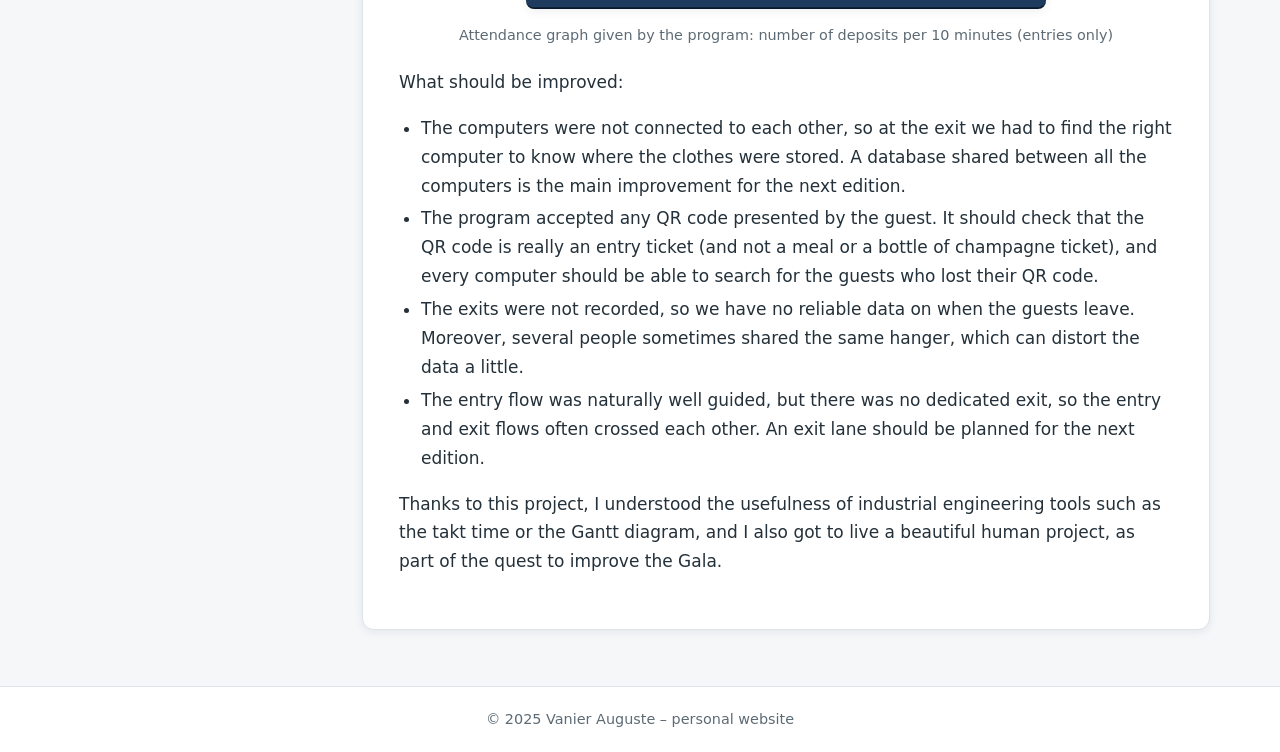
<file: cloakroom.html>
<!DOCTYPE html>
<html lang="fr">
<head>
  <meta charset="UTF-8">
  <title>Auguste VANIER - Page personnelle</title>
  <meta name="viewport" content="width=device-width, initial-scale=1">
  <link rel="stylesheet" href="style.css">
</head>
<body>

  <header>
    <h1>Auguste VANIER</h1>
    <p>MS Mechanical Engineering student at Stanford University · Double degree with Arts et Métiers Institute of Technology</p>
  </header>

  <nav>
    <a href="academical_project.html">Academic Project</a>
    <subnav>
		<a href="robot_autonomy.html">Autonomy</a>
		<a href="decision_making.html">Decision</a>
		<a href="lerobot_arm.html">Robot arm</a>
		<a href="cloakroom.html">Cloakroom</a>
	    <a href="exchanger.html">Heater</a>
		<a href="factory_robot.html">Robot</a>
		<a href="TIPE.html">Rugby</a>
		<a href="academical_project_snowb.html">Snowboard</a>
    </subnav>
    <a href="index.html">Home</a>
  </nav>

  <div class="container">
    <aside class="sidebar">
      <img src="Photo_profil.jpg" alt="Auguste Vanier">
      <p><strong>Email :</strong> <a href="mailto:avanier@stanford.edu">avanier@stanford.edu</a></p>
      <p><strong>Phone :</strong> +33 7 85 43 37 18</p>
      <p><strong>Location :</strong> Stanford, California, US</p>
      <p><strong>Linkedin :</strong> <a href="https://fr.linkedin.com/in/vanier-auguste-1b917422b/">My Linkedin page</a></p>
    </aside>

    <main class="content">
      <section id="research">
        <h2>Study and design of a cloakroom for the "Nuit des Fignoss" Gala (60 hrs)</h2>
        <p><slide>This was a personal project that I developed to improve the experience of the "Nuit des Fignoss" Gala - Arts et Métiers ParisTech Gala (Lille). To improve the experience of our guests, I looked back at their feedback, and this was the most popular opinion: "The waiting and the management of the cloakroom is a catastrophe!". Therefore, I decided to change it!</slide></p>
	<figure class="narrow">
	  <img src="cloakroom_vide.jpg" alt="The empty room before the installation of the cloakroom">
	  <figcaption>The empty room before the installation of the cloakroom</figcaption>
	</figure>
	<p><slide>This year, the Gala was expecting 3,000 guests, and the challenge was even greater because, for the first time in 25 years, it took place outside the school. That additional constraint obliged me to be even more professional in the management of the cloakroom than before. So I started by studying the previous Galas: their weaknesses and their strengths. Thanks to Mister Quenehen, I managed to analyze the Gantt diagrams and reports of the previous editions, allowing me to understand the major issues of this cloakroom. This precious information first highlighted that every guest had too much "work" to do to hand over their clothes, and secondly that every worker of the cloakroom was lost in the organization because it was unclear. These were the two biggest challenges!</slide></p>
	<p><slide>Service improvement:</slide></p>
	<p><slide>As the Gala already used QR codes to manage the entry, I decided to use the same QR code for the cloakroom. When a guest comes to the cloakroom, the worker scans their QR code with the computer camera and then scans the bar code of the storage holder. In this way, the clothes are linked with the QR code and are stored at the storage holder attributed to it. Moreover, I decided to add tags on the clothes as well as on the hangers, to be sure to perfectly match every item with its storage holder. This new process was also very efficient when the guests came back to pick up their clothes: scanning the QR code a second time gives the storage holder and allows the worker to find the clothes easily.</slide></p>
      	<figure>
	  <div class="app-mock" role="img" aria-label="Reproduction of the cloakroom scanning interface">
	    <div class="app-side">
	      <div class="app-logo">NUIT DES<br>FIGNOSS<span>VESTIAIRE</span></div>
	      <div class="app-sep"></div>
	      <div class="app-btn active">🎫 Enregistrer</div>
	      <div class="app-btn">🔍 Rechercher</div>
	      <div class="app-btn">📜 Historique</div>
	      <div class="app-btn">📊 Affluence</div>
	      <div class="app-status"><b>●</b>Mode: Enregistrement</div>
	    </div>
	    <div class="app-main">
	      <div class="app-cam">Live webcam view<br>(QR code detection)</div>
	      <div class="app-info">
	        <div class="app-info-title">En attente du QR Code...</div>
	        <div class="app-entry">Scanner le code-barres ici...</div>
	      </div>
	    </div>
	  </div>
	  <figcaption>Reproduction of the scanning interface I coded in Python (CustomTkinter) for the cloakroom desks</figcaption>
	</figure>
	<p><slide>The program has four modes. "Enregistrer" (register) reads the guest QR code with the computer camera, locks it, and then links it to the bar code of the storage holder scanned with a handheld scanner; a QR code already registered is refused. "Rechercher" (search) gives back the storage holder when the guest QR code is scanned again. "Historique" (history) shows every scan made for one QR code. Finally, "Affluence" (attendance) plots the number of deposits per 1 minute, 10 minutes or 1 hour. Every association and every scan is saved with its time in CSV files, and a beep confirms each scan so the worker does not need to look at the screen.</slide></p>
	<p><slide>I coded it in Python with OpenCV and pyzbar for the QR code detection, CustomTkinter for the interface, and pandas and matplotlib for the attendance graph.</slide></p>
	<p><slide>Cloakroom formalization:</slide></p>
	<p><slide>Thanks to my warehouse operator experience, I managed to improve the cloakroom organization. I used an XX-00-00 combination as a logical location of the hanger: first XX for the letter of the column (from A to H), then 00 for the number of the gantry (from 1 to 12) and finally 00 for the number of the hanger on the gantry (from 1 to 35). This organization was easier to understand than before. The cloakroom was a 9 m by 25.7 m room with 8 columns of 12 gantries (each gantry is 2 m long, 0.6 m wide and 1.7 m high and holds 30 to 35 hangers), which gives between 2,880 and 3,360 places. Each hanger carries its own bar code, so each hanger is a locker. The plan was to have 12 people working continuously: 2 people in each of the 4 storage zones and 1 person at each of the 4 desks, plus 1 person passing the clothes from the desks to the intermediate tables. Moreover, I also decided to increase the number of desks, with 4 desks from the beginning to midnight and then 6 desks from midnight to 4am. </slide></p>
      	<figure class="wide">
	  <img src="cloakroom_plan.svg" alt="Plan of the cloakroom: 8 columns of 12 gantries, intermediate tables and 4 desks">
	  <figcaption>Plan of the cloakroom organization: each hanger is a locker, for example column A, gantry 12, hanger 8 = A-12-08</figcaption>
	</figure>
	<p><slide>Results:</slide></p>
	<p><slide>The most important result is the waiting time: on the night, the cloakroom team and I had no queue, or a very short one, with less than 5 minutes of waiting against 1 hour in the previous editions. In total, we registered around 1,100 entries, knowing that we generally put 2 to 3 items on each hanger.</slide></p>
	<p><slide>Thanks to the scanning program, we were also able to extract the data of the entries to analyze the flow of people. We used 4 computers from 7pm to 8pm to welcome the guests of the dinner, with an average attendance of 0.88 person per minute and peaks of 1 person per minute around 7:30pm and 8pm. Then we went up to 7 computers from 10pm to the closing. This second part of the night was much more intense, with 1.1 persons per minute on average and more than 1 person per minute between 10:50pm and 11:50pm, before going back to 0.8 person per minute or less, with a last peak around 0.7 person per minute at 12:30am. From experience, the first guests (mostly the ones of the dinner) start to pick up their clothes around 12:30am, and the others from 1am until the end of the event.</slide></p>
	<figure>
	  <img src="cloakroom_affluence.png" alt="Number of deposits per 10 minutes during the night">
	  <figcaption>Attendance graph given by the program: number of deposits per 10 minutes (entries only)</figcaption>
	</figure>
	<p><slide>What should be improved:</slide></p>
	<ul>
	<li>The computers were not connected to each other, so at the exit we had to find the right computer to know where the clothes were stored. A database shared between all the computers is the main improvement for the next edition.</li>
	<li>The program accepted any QR code presented by the guest. It should check that the QR code is really an entry ticket (and not a meal or a bottle of champagne ticket), and every computer should be able to search for the guests who lost their QR code.</li>
	<li>The exits were not recorded, so we have no reliable data on when the guests leave. Moreover, several people sometimes shared the same hanger, which can distort the data a little.</li>
	<li>The entry flow was naturally well guided, but there was no dedicated exit, so the entry and exit flows often crossed each other. An exit lane should be planned for the next edition.</li>
	</ul>
	<p><slide>Thanks to this project, I understood the usefulness of industrial engineering tools such as the takt time or the Gantt diagram, and I also got to live a beautiful human project, as part of the quest to improve the Gala.</slide></p>
      </section>
    </main>
  </div>

  <footer>
    &copy; 2025 Vanier Auguste – personal website
  </footer>

</body>
</html>
</file>
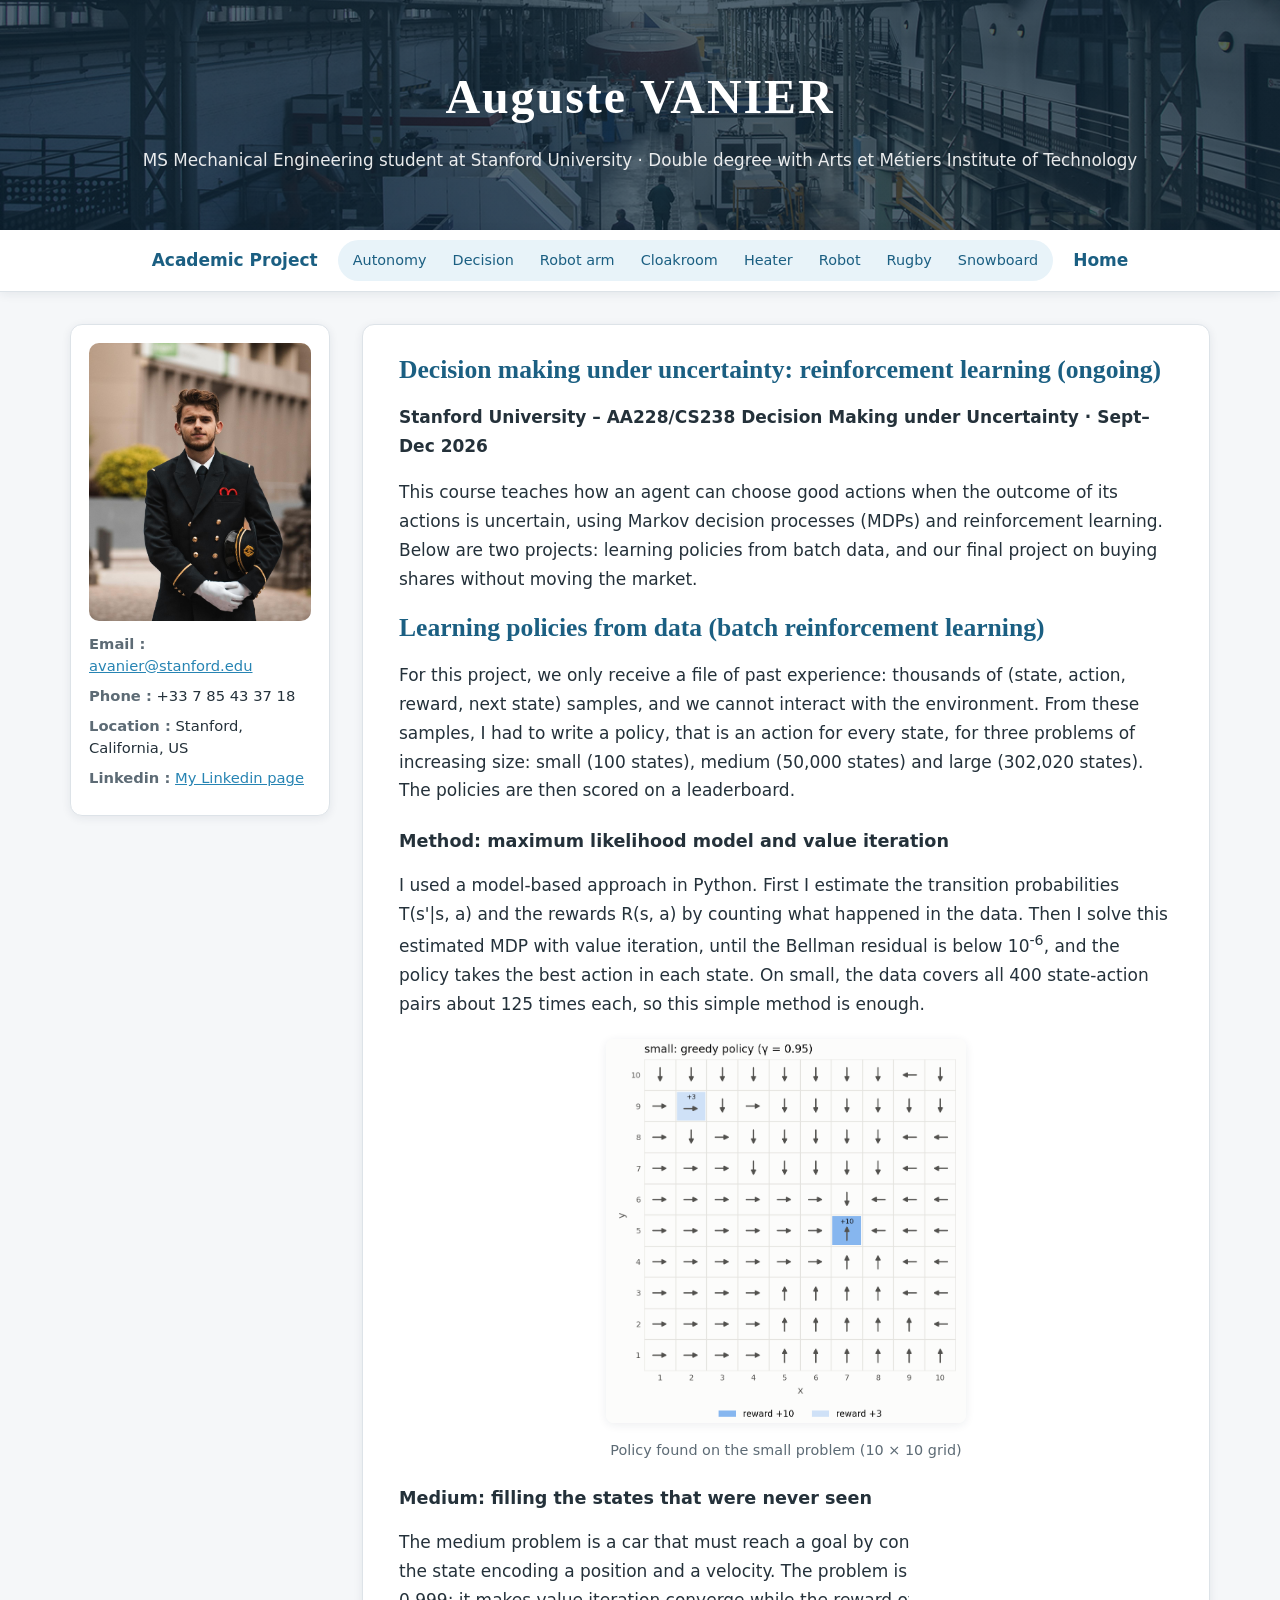
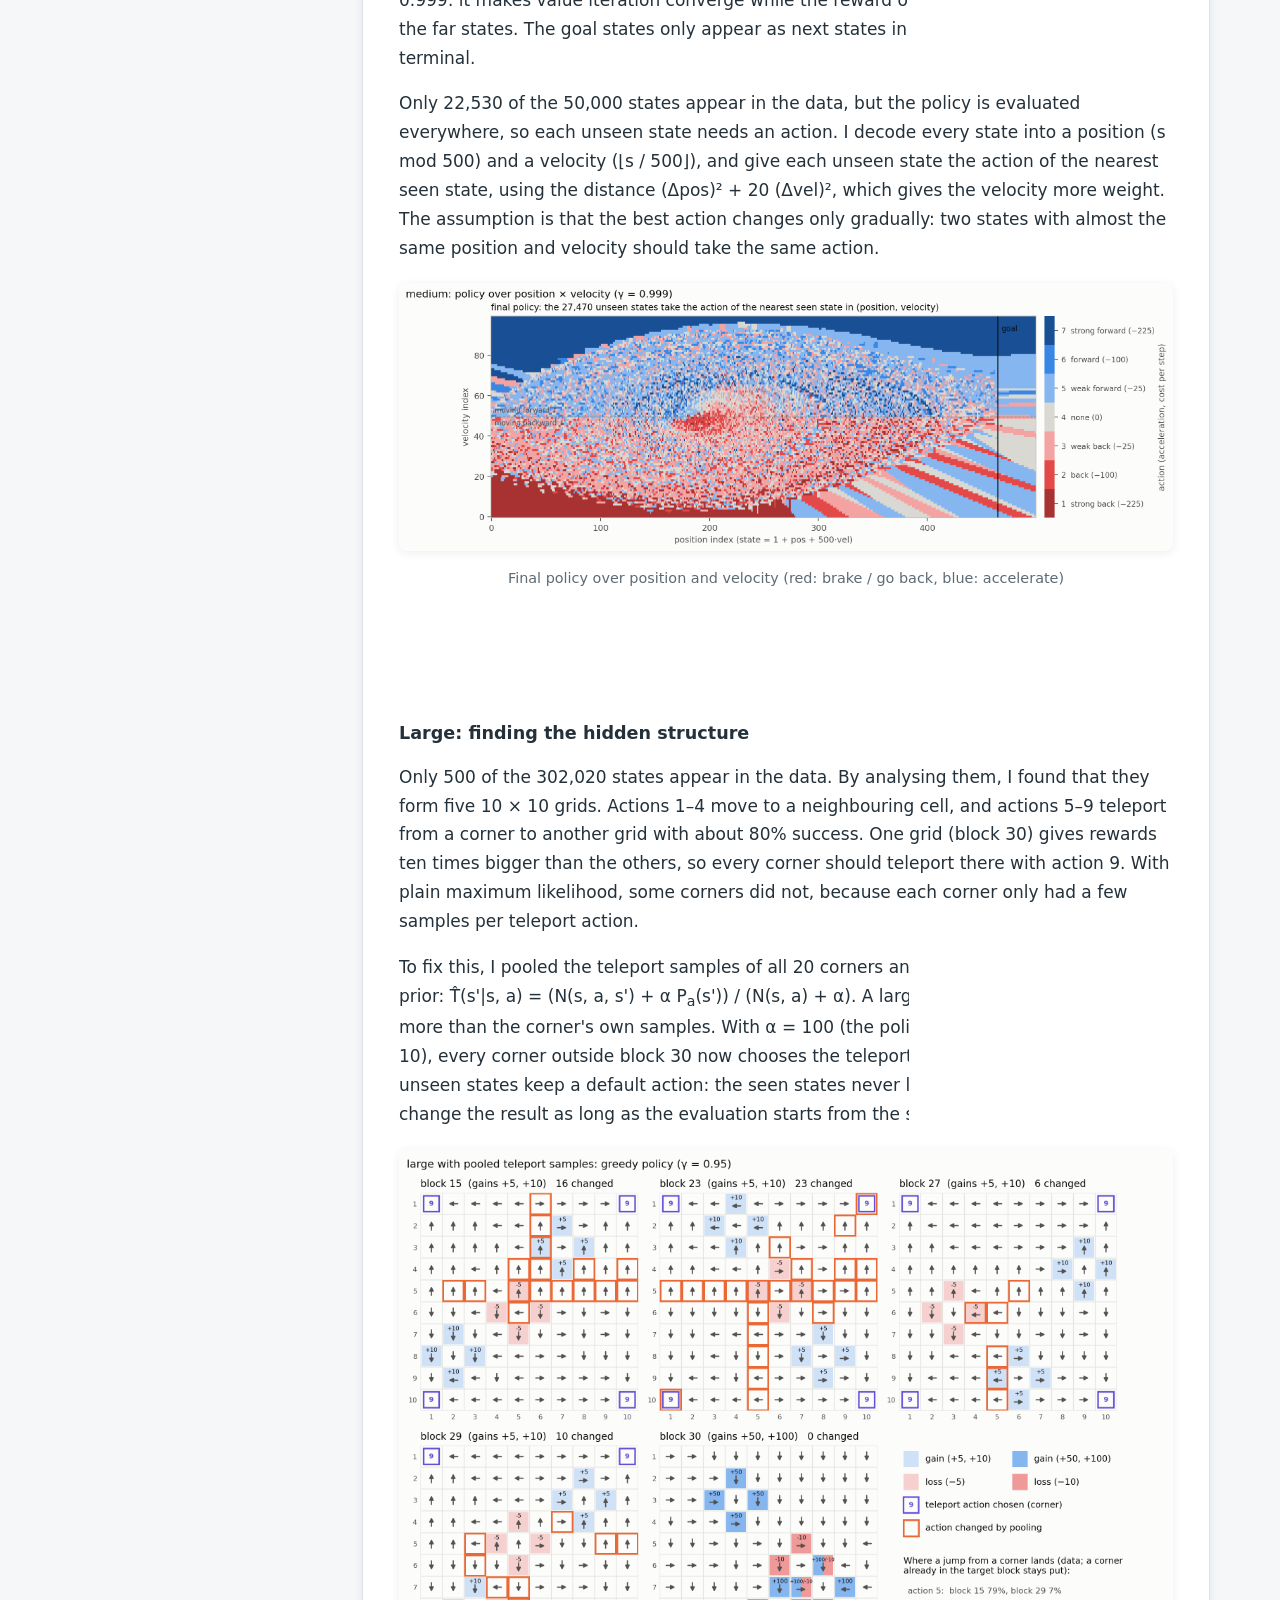
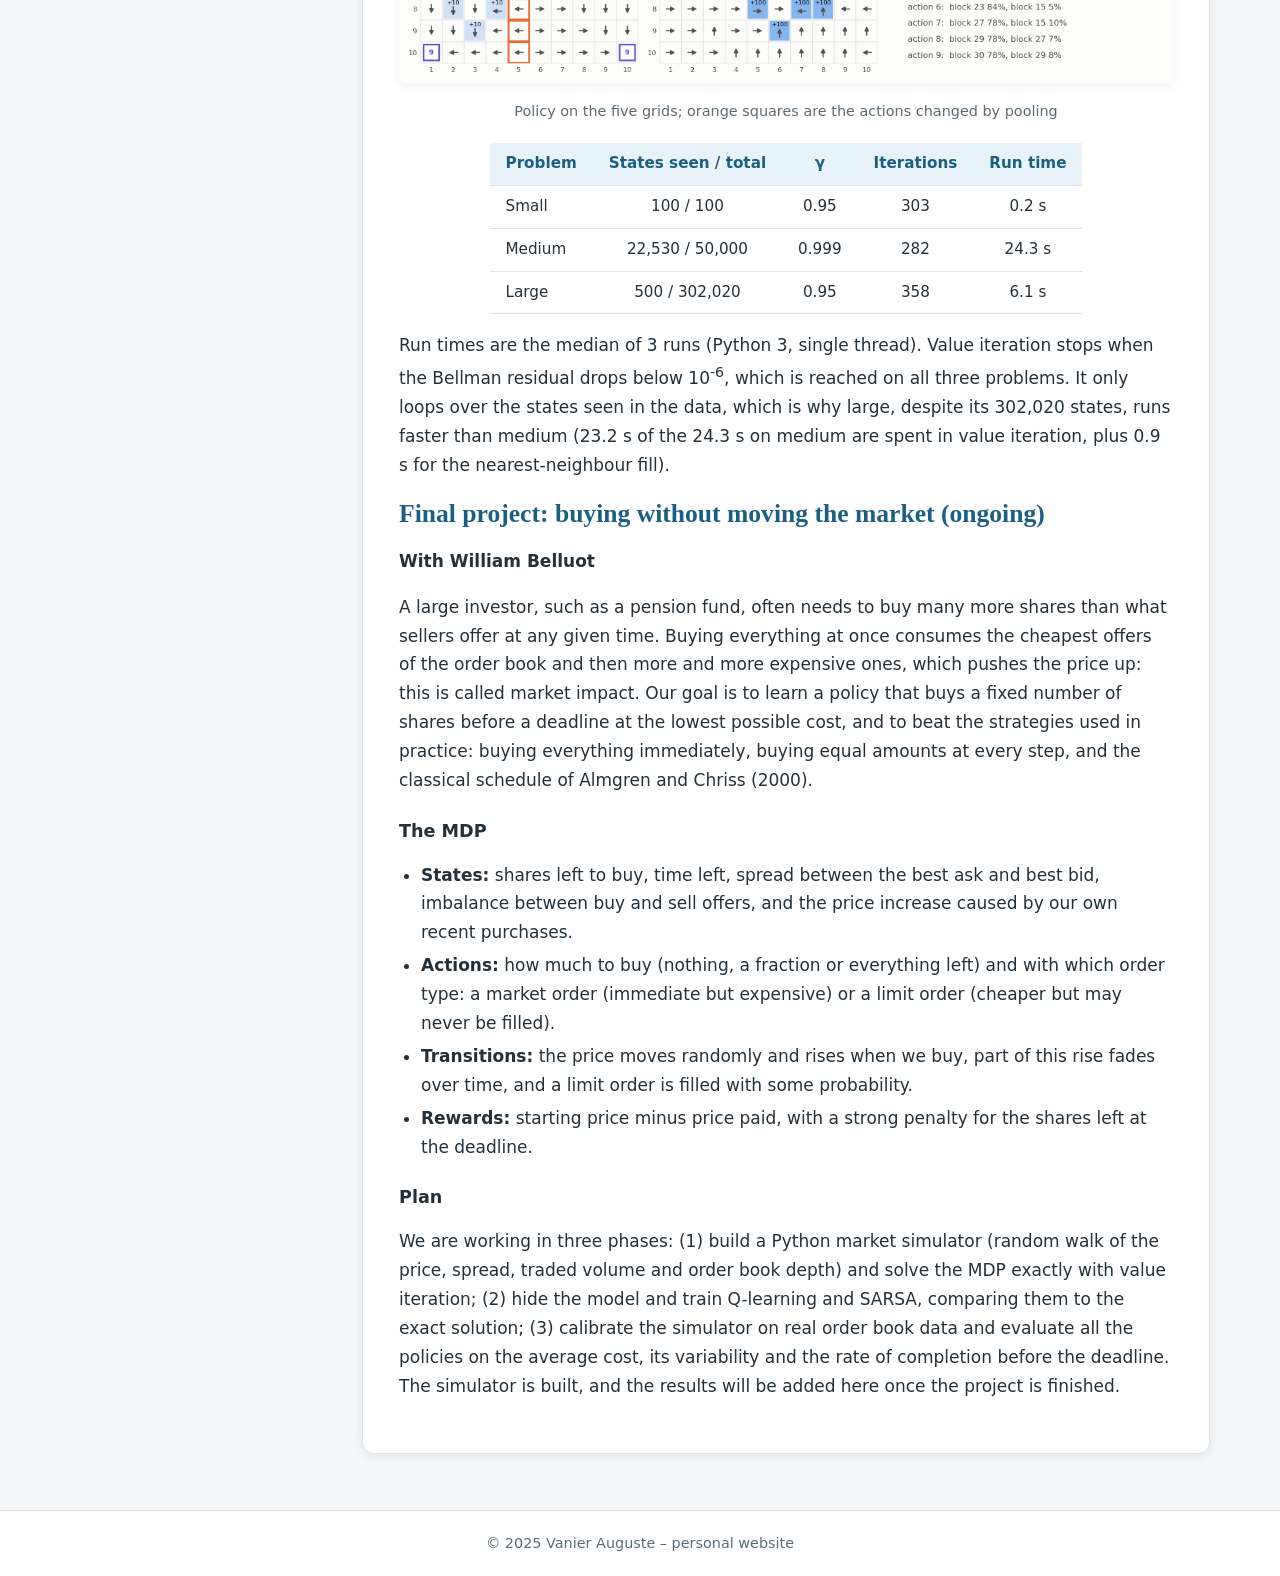
<file: decision_making.html>
<!DOCTYPE html>
<html lang="fr">
<head>
  <meta charset="UTF-8">
  <title>Auguste VANIER - Page personnelle</title>
  <meta name="viewport" content="width=device-width, initial-scale=1">
  <link rel="stylesheet" href="style.css">
</head>
<body>

  <header>
    <h1>Auguste VANIER</h1>
    <p>MS Mechanical Engineering student at Stanford University · Double degree with Arts et Métiers Institute of Technology</p>
  </header>

  <nav>
    <a href="academical_project.html">Academic Project</a>
    <subnav>
		<a href="robot_autonomy.html">Autonomy</a>
		<a href="decision_making.html">Decision</a>
		<a href="lerobot_arm.html">Robot arm</a>
		<a href="cloakroom.html">Cloakroom</a>
	    <a href="exchanger.html">Heater</a>
		<a href="factory_robot.html">Robot</a>
		<a href="TIPE.html">Rugby</a>
		<a href="academical_project_snowb.html">Snowboard</a>
    </subnav>
    <a href="index.html">Home</a>
  </nav>

  <div class="container">
    <aside class="sidebar">
      <img src="Photo_profil.jpg" alt="Auguste Vanier">
      <p><strong>Email :</strong> <a href="mailto:avanier@stanford.edu">avanier@stanford.edu</a></p>
      <p><strong>Phone :</strong> +33 7 85 43 37 18</p>
      <p><strong>Location :</strong> Stanford, California, US</p>
      <p><strong>Linkedin :</strong> <a href="https://fr.linkedin.com/in/vanier-auguste-1b917422b/">My Linkedin page</a></p>
    </aside>

    <main class="content">
      <section id="research">
        <h2>Decision making under uncertainty: reinforcement learning (ongoing)</h2>
        <p><strong>Stanford University – AA228/CS238 Decision Making under Uncertainty · Sept–Dec 2026</strong></p>
        <p><slide>This course teaches how an agent can choose good actions when the outcome of its actions is uncertain, using Markov decision processes (MDPs) and reinforcement learning. Below are two projects: learning policies from batch data, and our final project on buying shares without moving the market.</slide></p>

        <h2>Learning policies from data (batch reinforcement learning)</h2>
        <p><slide>For this project, we only receive a file of past experience: thousands of (state, action, reward, next state) samples, and we cannot interact with the environment. From these samples, I had to write a policy, that is an action for every state, for three problems of increasing size: small (100 states), medium (50,000 states) and large (302,020 states). The policies are then scored on a leaderboard.</slide></p>

        <h3>Method: maximum likelihood model and value iteration</h3>
        <p><slide>I used a model-based approach in Python. First I estimate the transition probabilities T(s'|s, a) and the rewards R(s, a) by counting what happened in the data. Then I solve this estimated MDP with value iteration, until the Bellman residual is below 10<sup>-6</sup>, and the policy takes the best action in each state. On small, the data covers all 400 state-action pairs about 125 times each, so this simple method is enough.</slide></p>
        <figure>
          <img src="decision_small_policy.png" alt="Small problem policy map" style="max-width:360px">
          <figcaption>Policy found on the small problem (10 × 10 grid)</figcaption>
        </figure>

        <h3>Medium: filling the states that were never seen</h3>
        <p><slide>The medium problem is a car that must reach a goal by controlling its acceleration, with the state encoding a position and a velocity. The problem is undiscounted, but I used γ = 0.999: it makes value iteration converge while the reward of the goal still propagates to the far states. The goal states only appear as next states in the data, so I treat them as terminal.</slide></p>
        <p><slide>Only 22,530 of the 50,000 states appear in the data, but the policy is evaluated everywhere, so each unseen state needs an action. I decode every state into a position (s mod 500) and a velocity (⌊s / 500⌋), and give each unseen state the action of the nearest seen state, using the distance (Δpos)² + 20 (Δvel)², which gives the velocity more weight. The assumption is that the best action changes only gradually: two states with almost the same position and velocity should take the same action.</slide></p>
        <figure>
          <img src="decision_medium_policy.png" alt="Medium problem final policy" style="max-width:100%">
          <figcaption>Final policy over position and velocity (red: brake / go back, blue: accelerate)</figcaption>
        </figure>
        <p><slide>Close to the data, the fill extends the policy smoothly. Far from it, it creates stripes with no physical meaning, but these states are probably never reached by the car. The fill still improved the leaderboard score.</slide></p>

        <h3>Large: finding the hidden structure</h3>
        <p><slide>Only 500 of the 302,020 states appear in the data. By analysing them, I found that they form five 10 × 10 grids. Actions 1–4 move to a neighbouring cell, and actions 5–9 teleport from a corner to another grid with about 80% success. One grid (block 30) gives rewards ten times bigger than the others, so every corner should teleport there with action 9. With plain maximum likelihood, some corners did not, because each corner only had a few samples per teleport action.</slide></p>
        <p><slide>To fix this, I pooled the teleport samples of all 20 corners and used them as a Dirichlet prior: T̂(s'|s, a) = (N(s, a, s') + α P<sub>a</sub>(s')) / (N(s, a) + α). A larger α trusts the pooled data more than the corner's own samples. With α = 100 (the policy is the same for every α ≥ 10), every corner outside block 30 now chooses the teleport to the best grid. The 301,520 unseen states keep a default action: the seen states never lead to them, so they do not change the result as long as the evaluation starts from the seen states.</slide></p>
        <figure>
          <img src="decision_large_policy.png" alt="Large problem policy map with pooled teleport samples" style="max-width:100%">
          <figcaption>Policy on the five grids; orange squares are the actions changed by pooling</figcaption>
        </figure>
        <table>
          <thead>
            <tr><th>Problem</th><th>States seen / total</th><th>γ</th><th>Iterations</th><th>Run time</th></tr>
          </thead>
          <tbody>
            <tr><td>Small</td><td>100 / 100</td><td>0.95</td><td>303</td><td>0.2 s</td></tr>
            <tr><td>Medium</td><td>22,530 / 50,000</td><td>0.999</td><td>282</td><td>24.3 s</td></tr>
            <tr><td>Large</td><td>500 / 302,020</td><td>0.95</td><td>358</td><td>6.1 s</td></tr>
          </tbody>
        </table>
        <p><slide>Run times are the median of 3 runs (Python 3, single thread). Value iteration stops when the Bellman residual drops below 10<sup>-6</sup>, which is reached on all three problems. It only loops over the states seen in the data, which is why large, despite its 302,020 states, runs faster than medium (23.2 s of the 24.3 s on medium are spent in value iteration, plus 0.9 s for the nearest-neighbour fill).</slide></p>

        <h2>Final project: buying without moving the market (ongoing)</h2>
        <p><strong>With William Belluot</strong></p>
        <p><slide>A large investor, such as a pension fund, often needs to buy many more shares than what sellers offer at any given time. Buying everything at once consumes the cheapest offers of the order book and then more and more expensive ones, which pushes the price up: this is called market impact. Our goal is to learn a policy that buys a fixed number of shares before a deadline at the lowest possible cost, and to beat the strategies used in practice: buying everything immediately, buying equal amounts at every step, and the classical schedule of Almgren and Chriss (2000).</slide></p>

        <h3>The MDP</h3>
        <ul>
          <li><strong>States:</strong> shares left to buy, time left, spread between the best ask and best bid, imbalance between buy and sell offers, and the price increase caused by our own recent purchases.</li>
          <li><strong>Actions:</strong> how much to buy (nothing, a fraction or everything left) and with which order type: a market order (immediate but expensive) or a limit order (cheaper but may never be filled).</li>
          <li><strong>Transitions:</strong> the price moves randomly and rises when we buy, part of this rise fades over time, and a limit order is filled with some probability.</li>
          <li><strong>Rewards:</strong> starting price minus price paid, with a strong penalty for the shares left at the deadline.</li>
        </ul>

        <h3>Plan</h3>
        <p><slide>We are working in three phases: (1) build a Python market simulator (random walk of the price, spread, traded volume and order book depth) and solve the MDP exactly with value iteration; (2) hide the model and train Q-learning and SARSA, comparing them to the exact solution; (3) calibrate the simulator on real order book data and evaluate all the policies on the average cost, its variability and the rate of completion before the deadline. The simulator is built, and the results will be added here once the project is finished.</slide></p>
      </section>
    </main>
  </div>

  <footer>
    &copy; 2025 Vanier Auguste – personal website
  </footer>

</body>
</html>
</file>
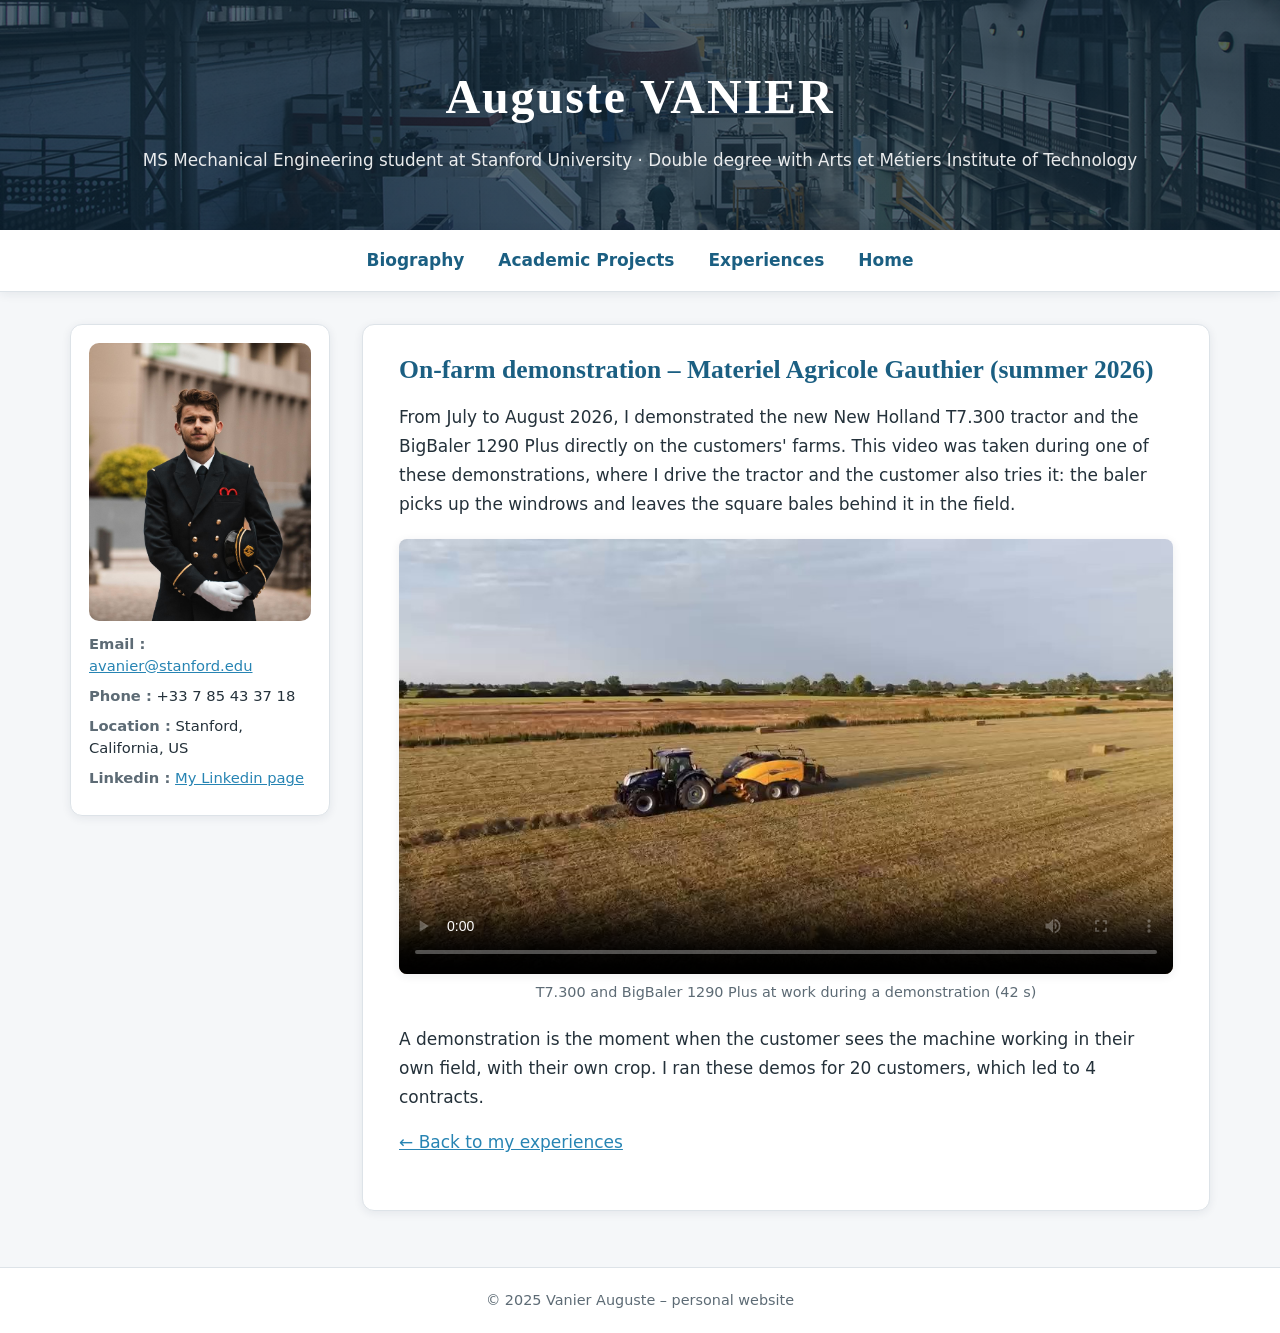
<file: demo_video.html>
<!DOCTYPE html>
<html lang="fr">
<head>
  <meta charset="UTF-8">
  <title>Auguste VANIER - Page personnelle</title>
  <meta name="viewport" content="width=device-width, initial-scale=1">
  <link rel="stylesheet" href="style.css">
</head>
<body>

  <header>
    <h1>Auguste VANIER</h1>
    <p>MS Mechanical Engineering student at Stanford University · Double degree with Arts et Métiers Institute of Technology</p>
  </header>

  <nav>
    <a href="biographie.html">Biography</a>
    <a href="academical_project.html">Academic Projects</a>
    <a href="experiences.html">Experiences</a>
    <a href="index.html">Home</a>
  </nav>

  <div class="container">
    <aside class="sidebar">
      <img src="Photo_profil.jpg" alt="Auguste Vanier">
      <p><strong>Email :</strong> <a href="mailto:avanier@stanford.edu">avanier@stanford.edu</a></p>
      <p><strong>Phone :</strong> +33 7 85 43 37 18</p>
      <p><strong>Location :</strong> Stanford, California, US</p>
      <p><strong>Linkedin :</strong> <a href="https://fr.linkedin.com/in/vanier-auguste-1b917422b/">My Linkedin page</a></p>
    </aside>

    <main class="content">
      <section id="demo">
        <h2>On-farm demonstration – Materiel Agricole Gauthier (summer 2026)</h2>
        <p><slide>From July to August 2026, I demonstrated the new New Holland T7.300 tractor and the BigBaler 1290 Plus directly on the customers' farms. This video was taken during one of these demonstrations, where I drive the tractor and the customer also tries it: the baler picks up the windrows and leaves the square bales behind it in the field.</slide></p>
        <figure class="wide">
          <video controls preload="metadata" poster="gauthier_demo_poster.jpg">
            <source src="gauthier_demo.mp4" type="video/mp4">
            Your browser cannot play this video. <a href="gauthier_demo.mp4">Download the video</a>.
          </video>
          <figcaption>T7.300 and BigBaler 1290 Plus at work during a demonstration (42 s)</figcaption>
        </figure>
        <p><slide>A demonstration is the moment when the customer sees the machine working in their own field, with their own crop. I ran these demos for 20 customers, which led to 4 contracts.</slide></p>
        <p><a href="experiences.html">← Back to my experiences</a></p>
      </section>
    </main>
  </div>

  <footer>
    &copy; 2025 Vanier Auguste – personal website
  </footer>

</body>
</html>
</file>
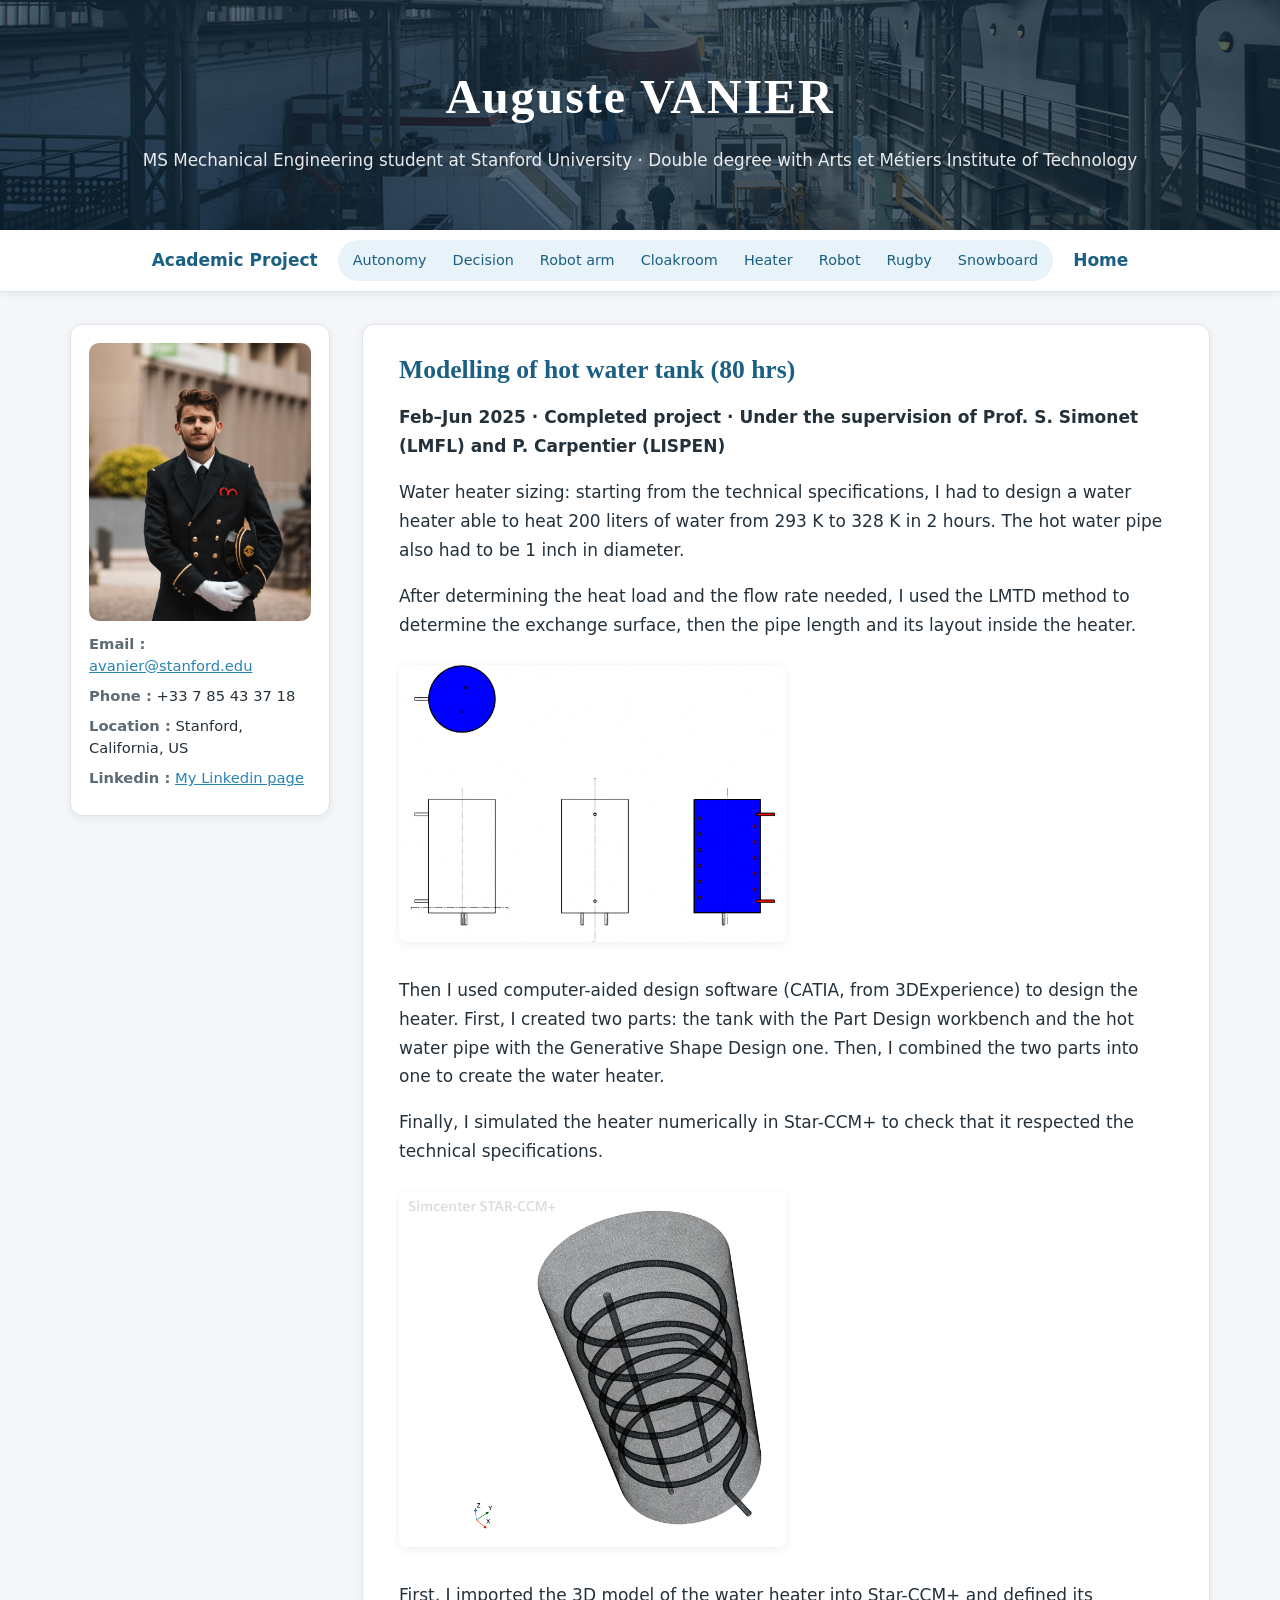
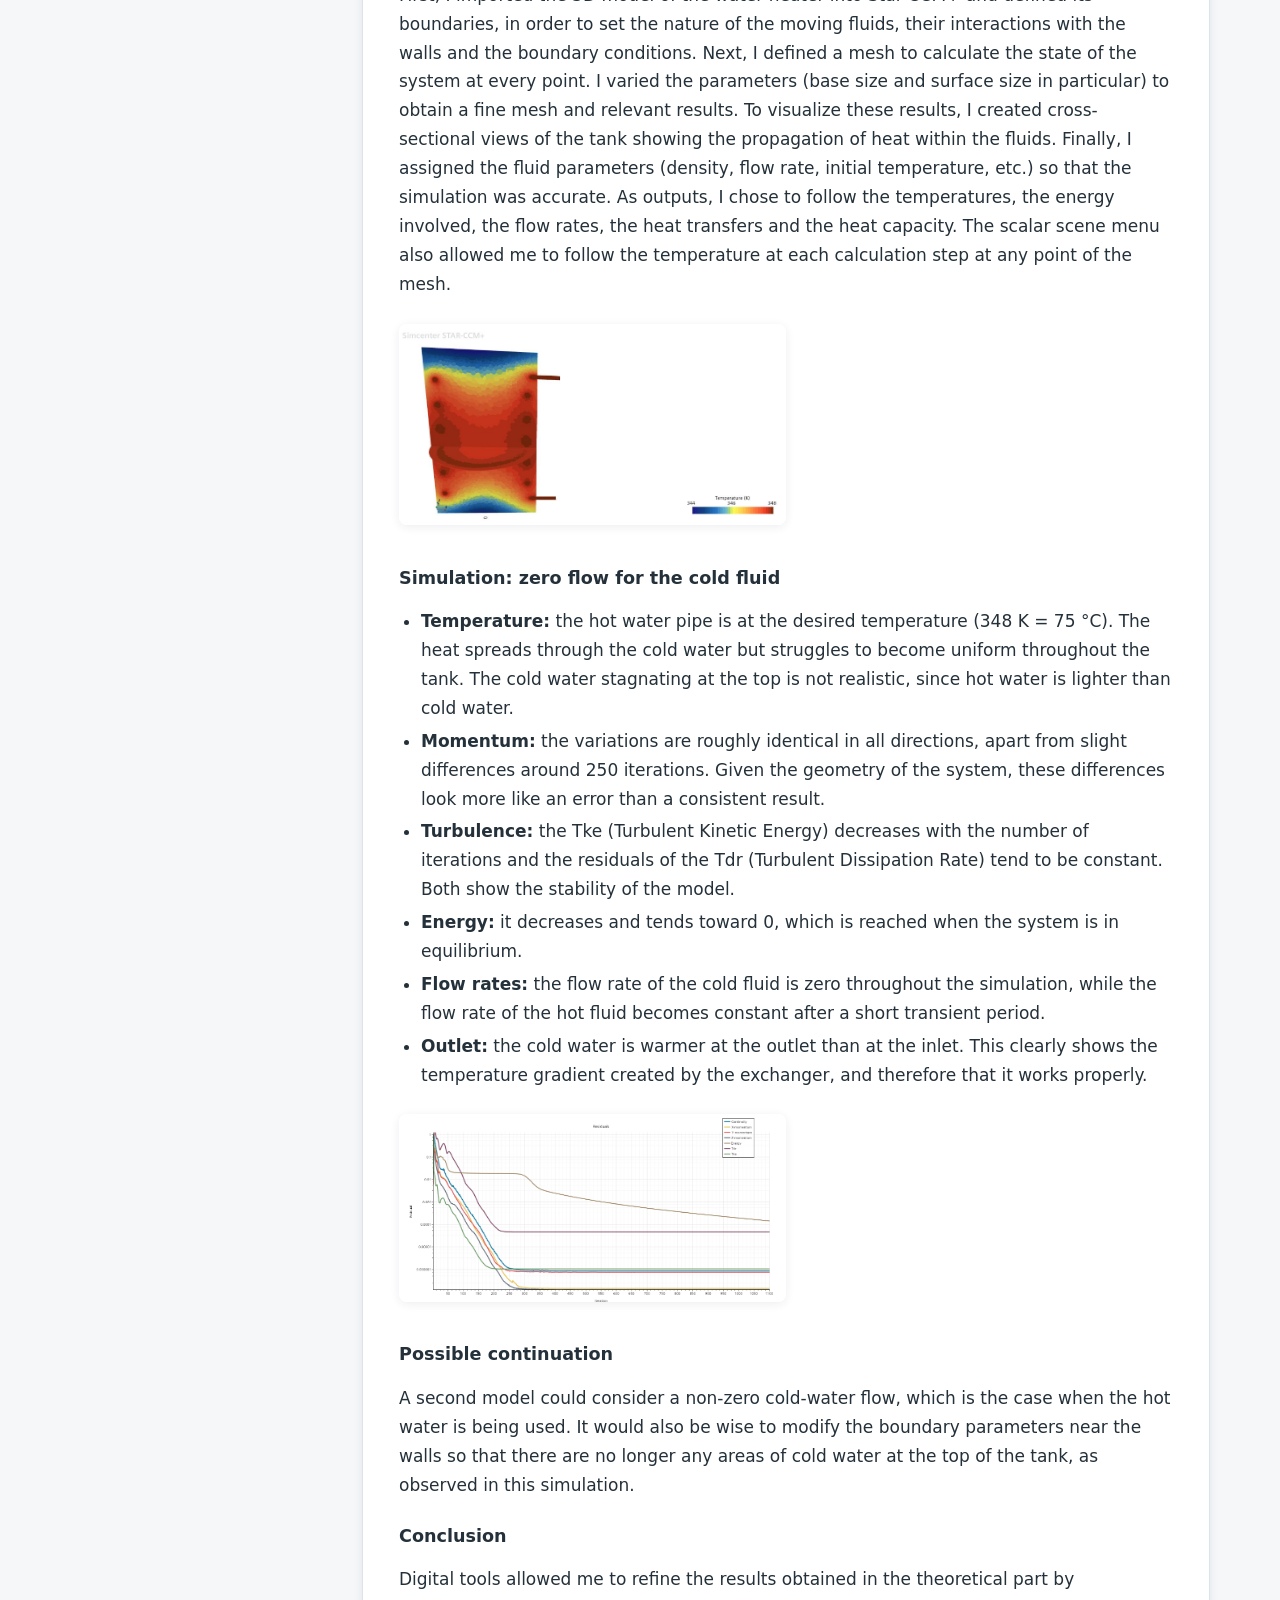
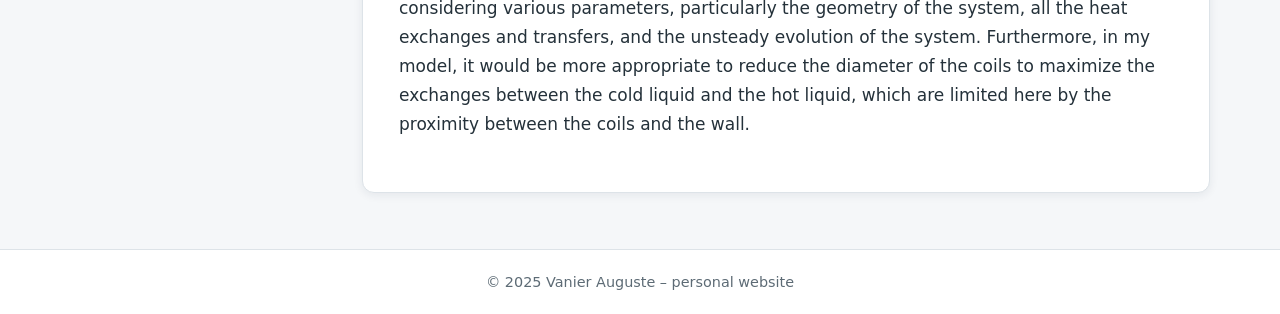
<file: exchanger.html>
<!DOCTYPE html>
<html lang="fr">
<head>
  <meta charset="UTF-8">
  <title>Auguste VANIER - Page personnelle</title>
  <meta name="viewport" content="width=device-width, initial-scale=1">
  <link rel="stylesheet" href="style.css">
</head>
<body>

  <header>
    <h1>Auguste VANIER</h1>
    <p>MS Mechanical Engineering student at Stanford University · Double degree with Arts et Métiers Institute of Technology</p>
  </header>

  <nav>
    <a href="academical_project.html">Academic Project</a>
    <subnav>
		<a href="robot_autonomy.html">Autonomy</a>
		<a href="decision_making.html">Decision</a>
		<a href="lerobot_arm.html">Robot arm</a>
		<a href="cloakroom.html">Cloakroom</a>
	    <a href="exchanger.html">Heater</a>
		<a href="factory_robot.html">Robot</a>
		<a href="TIPE.html">Rugby</a>
		<a href="academical_project_snowb.html">Snowboard</a>
    </subnav>
    <a href="index.html">Home</a>
  </nav>

  <div class="container">
    <aside class="sidebar">
      <img src="Photo_profil.jpg" alt="Auguste Vanier">
      <p><strong>Email :</strong> <a href="mailto:avanier@stanford.edu">avanier@stanford.edu</a></p>
      <p><strong>Phone :</strong> +33 7 85 43 37 18</p>
      <p><strong>Location :</strong> Stanford, California, US</p>
      <p><strong>Linkedin :</strong> <a href="https://fr.linkedin.com/in/vanier-auguste-1b917422b/">My Linkedin page</a></p>
    </aside>

    <main class="content">
      <section id="research">
        <h2>Modelling of hot water tank (80 hrs)</h2>
        <p><strong>Feb–Jun 2025 · Completed project · Under the supervision of Prof. S. Simonet (LMFL) and P. Carpentier (LISPEN)</strong></p>
        <p><slide>Water heater sizing: starting from the technical specifications, I had to design a water heater able to heat 200 liters of water from 293 K to 328 K in 2 hours. The hot water pipe also had to be 1 inch in diameter.</slide></p>
	<p><slide>After determining the heat load and the flow rate needed, I used the LMTD method to determine the exchange surface, then the pipe length and its layout inside the heater.</slide></p>
	<slide><img src="Plan_echangeur.PNG" alt="exchanger plan" width=50% height=30%></slide>
	<p><slide>Then I used computer-aided design software (CATIA, from 3DExperience) to design the heater. First, I created two parts: the tank with the Part Design workbench and the hot water pipe with the Generative Shape Design one. Then, I combined the two parts into one to create the water heater.</slide></p>
  	<p><slide>Finally, I simulated the heater numerically in Star-CCM+ to check that it respected the technical specifications.</slide></p>
	<slide><img src="Mesh_echangeur.PNG" alt="exchanger mesh" width=50% height=30%></slide>
	<p><slide>First, I imported the 3D model of the water heater into Star-CCM+ and defined its boundaries, in order to set the nature of the moving fluids, their interactions with the walls and the boundary conditions. Next, I defined a mesh to calculate the state of the system at every point. I varied the parameters (base size and surface size in particular) to obtain a fine mesh and relevant results. To visualize these results, I created cross-sectional views of the tank showing the propagation of heat within the fluids. Finally, I assigned the fluid parameters (density, flow rate, initial temperature, etc.) so that the simulation was accurate. As outputs, I chose to follow the temperatures, the energy involved, the flow rates, the heat transfers and the heat capacity. The scalar scene menu also allowed me to follow the temperature at each calculation step at any point of the mesh.</slide></p>
		  <slide><img src="temperature.png" alt="exchanger temp" width=50% height=30%></slide>
		  <h3>Simulation: zero flow for the cold fluid</h3>
		  <ul>
		  <li><strong>Temperature:</strong> the hot water pipe is at the desired temperature (348 K = 75 °C). The heat spreads through the cold water but struggles to become uniform throughout the tank. The cold water stagnating at the top is not realistic, since hot water is lighter than cold water.</li>
		  <li><strong>Momentum:</strong> the variations are roughly identical in all directions, apart from slight differences around 250 iterations. Given the geometry of the system, these differences look more like an error than a consistent result.</li>
		  <li><strong>Turbulence:</strong> the Tke (Turbulent Kinetic Energy) decreases with the number of iterations and the residuals of the Tdr (Turbulent Dissipation Rate) tend to be constant. Both show the stability of the model.</li>
		  <li><strong>Energy:</strong> it decreases and tends toward 0, which is reached when the system is in equilibrium.</li>
		  <li><strong>Flow rates:</strong> the flow rate of the cold fluid is zero throughout the simulation, while the flow rate of the hot fluid becomes constant after a short transient period.</li>
		  <li><strong>Outlet:</strong> the cold water is warmer at the outlet than at the inlet. This clearly shows the temperature gradient created by the exchanger, and therefore that it works properly.</li>
		  </ul>
		  <slide><img src="Residuals.png" alt="Results" width=50% height=30%></slide>
		  <h3>Possible continuation</h3>
		  <p><slide>A second model could consider a non-zero cold-water flow, which is the case when the hot water is being used. It would also be wise to modify the boundary parameters near the walls so that there are no longer any areas of cold water at the top of the tank, as observed in this simulation.</slide></p>
		  <h3>Conclusion</h3>
		  <p><slide>Digital tools allowed me to refine the results obtained in the theoretical part by considering various parameters, particularly the geometry of the system, all the heat exchanges and transfers, and the unsteady evolution of the system. Furthermore, in my model, it would be more appropriate to reduce the diameter of the coils to maximize the exchanges between the cold liquid and the hot liquid, which are limited here by the proximity between the coils and the wall.</slide></p>
      </section>
    </main>
  </div>

  <footer>
    &copy; 2025 Vanier Auguste – personal website
  </footer>

</body>
</html>
</file>
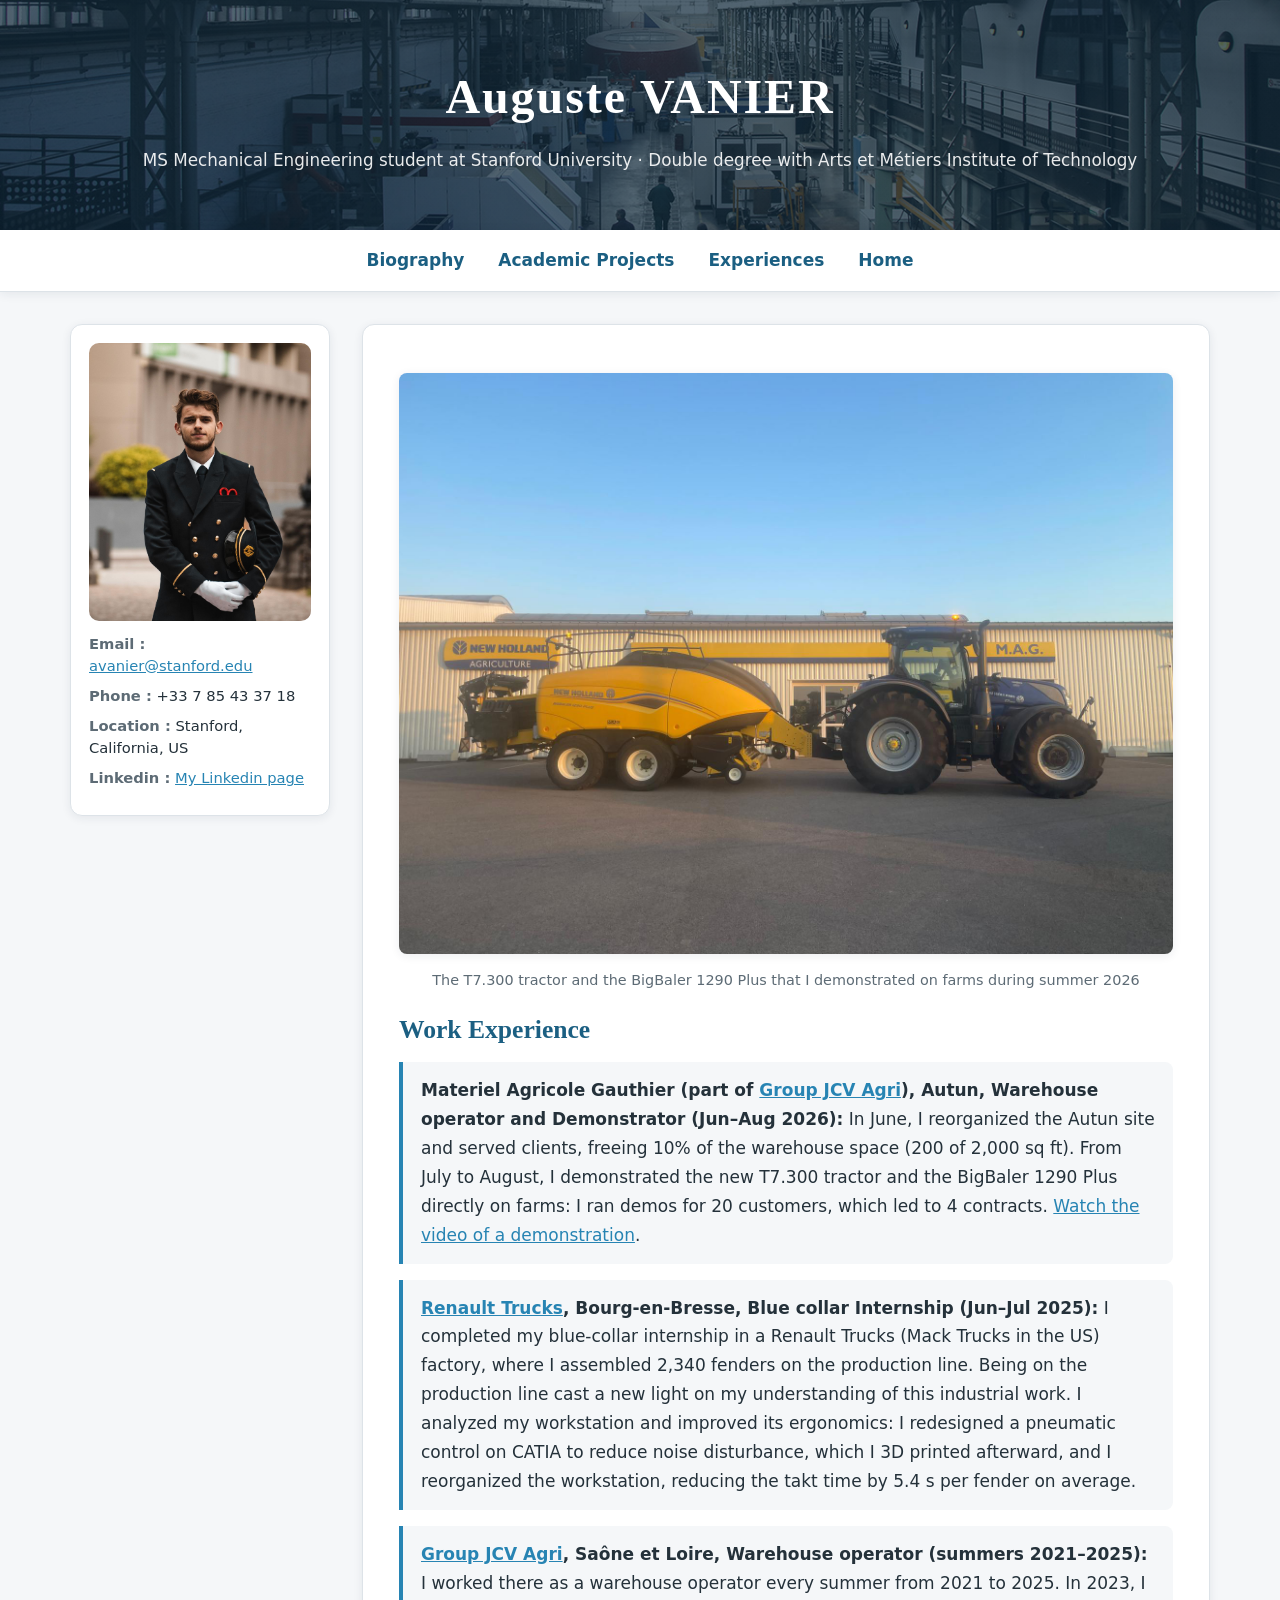
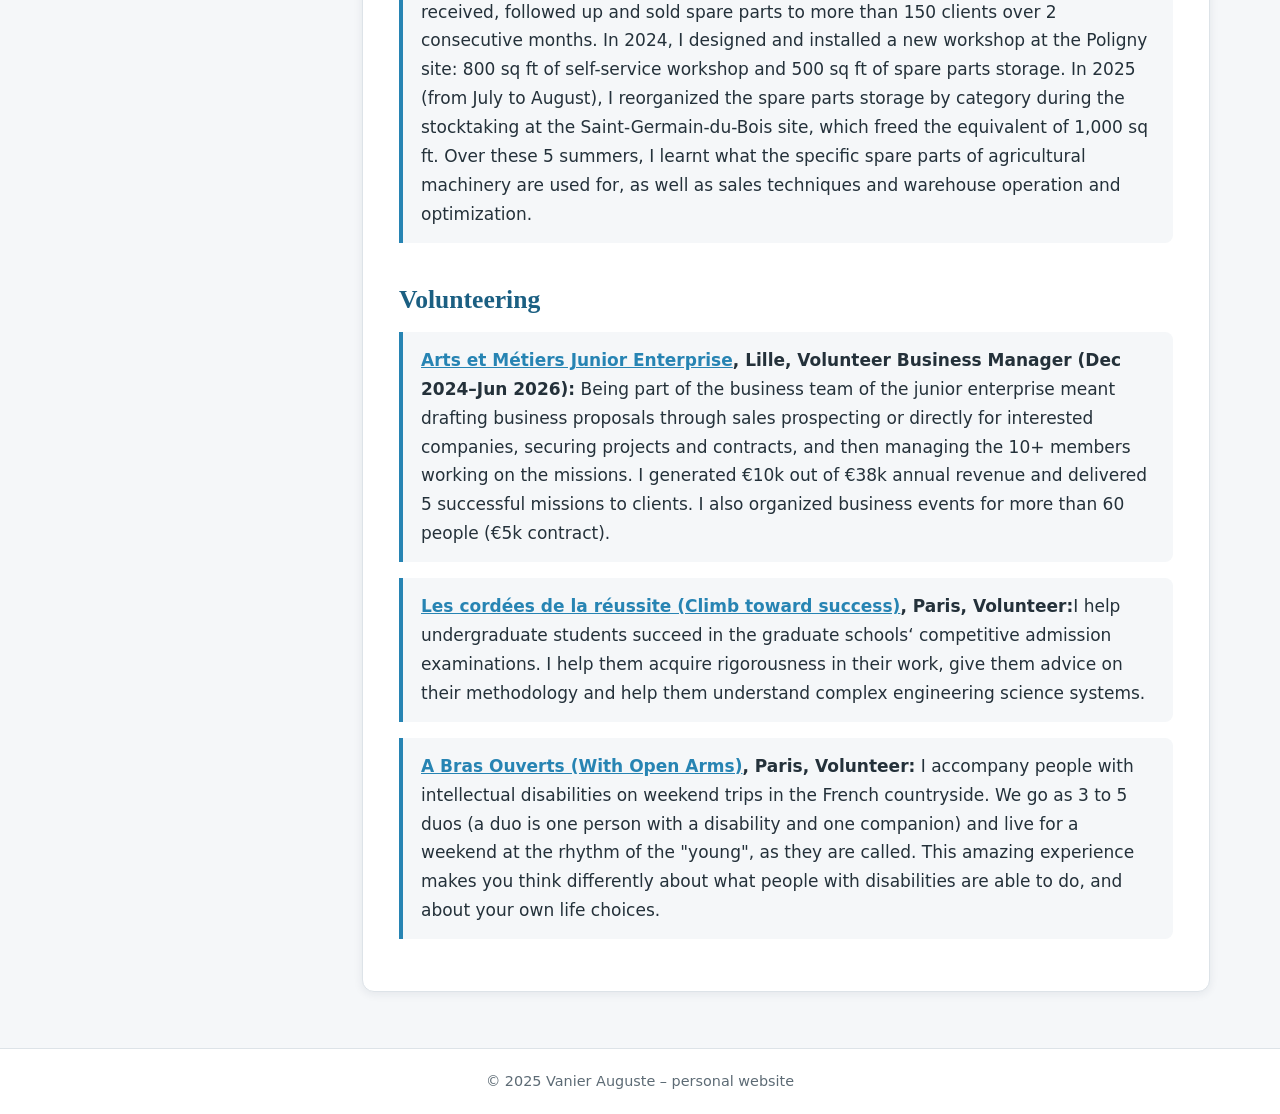
<file: experiences.html>
<!DOCTYPE html>
<html lang="fr">
<head>
  <meta charset="UTF-8">
  <title>Auguste VANIER - Page personnelle</title>
  <meta name="viewport" content="width=device-width, initial-scale=1">
  <link rel="stylesheet" href="style.css">
</head>
<body>

  <header>
    <h1>Auguste VANIER</h1>
    <p>MS Mechanical Engineering student at Stanford University · Double degree with Arts et Métiers Institute of Technology</p>
  </header>

  <nav>
    <a href="biographie.html">Biography</a>
    <a href="academical_project.html">Academic Projects</a>
    <a href="experiences.html">Experiences</a>
    <a href="index.html">Home</a>
  </nav>

  <div class="container">
    <aside class="sidebar">
      <img src="Photo_profil.jpg" alt="Auguste Vanier">
      <p><strong>Email :</strong> <a href="mailto:avanier@stanford.edu">avanier@stanford.edu</a></p>
      <p><strong>Phone :</strong> +33 7 85 43 37 18</p>
      <p><strong>Location :</strong> Stanford, California, US</p>
      <p><strong>Linkedin :</strong> <a href="https://fr.linkedin.com/in/vanier-auguste-1b917422b/">My Linkedin page</a></p>
    </aside>

    <main class="content">
      <section id="Profesional Experiences">
        <figure class="wide">
          <img src="gauthier_tractor_baler.jpg" alt="New Holland T7.300 tractor and BigBaler 1290 Plus in front of the dealership">
          <figcaption>The T7.300 tractor and the BigBaler 1290 Plus that I demonstrated on farms during summer 2026</figcaption>
        </figure>
        <h2>Work Experience</h2>
		<p><strong>Materiel Agricole Gauthier (part of <a href="https://groupe-jcvagri.fr/">Group JCV Agri</a>), Autun, Warehouse operator and Demonstrator (Jun–Aug 2026):</strong> In June, I reorganized the Autun site and served clients, freeing 10% of the warehouse space (200 of 2,000 sq ft). From July to August, I demonstrated the new T7.300 tractor and the BigBaler 1290 Plus directly on farms: I ran demos for 20 customers, which led to 4 contracts. <a href="demo_video.html">Watch the video of a demonstration</a>.</p>
		<p><strong><a href="https://www.renault-trucks.com/en/newsroom/press-releases/industrial-tourism-tour-renault-trucks-factory-bourg-en-bresse-home-0">Renault Trucks</a>, Bourg-en-Bresse, Blue collar Internship (Jun–Jul 2025):</strong> I completed my blue-collar internship in a Renault Trucks (Mack Trucks in the US) factory, where I assembled 2,340 fenders on the production line. Being on the production line cast a new light on my understanding of this industrial work. I analyzed my workstation and improved its ergonomics: I redesigned a pneumatic control on CATIA to reduce noise disturbance, which I 3D printed afterward, and I reorganized the workstation, reducing the takt time by 5.4 s per fender on average.</p>
	  	<p><strong><a href="https://groupe-jcvagri.fr/">Group JCV Agri</a>, Saône et Loire, Warehouse operator (summers 2021–2025):</strong> I worked there as a warehouse operator every summer from 2021 to 2025. In 2023, I received, followed up and sold spare parts to more than 150 clients over 2 consecutive months. In 2024, I designed and installed a new workshop at the Poligny site: 800 sq ft of self-service workshop and 500 sq ft of spare parts storage. In 2025 (from July to August), I reorganized the spare parts storage by category during the stocktaking at the Saint-Germain-du-Bois site, which freed the equivalent of 1,000 sq ft. Over these 5 summers, I learnt what the specific spare parts of agricultural machinery are used for, as well as sales techniques and warehouse operation and optimization.</p>
	  </section>
	<section id="Associative Experiences">
		<h2>Volunteering</h2>
		<p><strong><a href="https://amje-lille.fr/">Arts et Métiers Junior Enterprise</a>, Lille, Volunteer Business Manager (Dec 2024–Jun 2026):</strong> Being part of the business team of the junior enterprise meant drafting business proposals through sales prospecting or directly for interested companies, securing projects and contracts, and then managing the 10+ members working on the missions. I generated €10k out of €38k annual revenue and delivered 5 successful missions to clients. I also organized business events for more than 60 people (€5k contract).</p>
		<p><strong><a href="https://www.cordeesdelareussite.fr/">Les cordées de la réussite (Climb toward success)</a>, Paris, Volunteer:</strong>I help undergraduate students succeed in the graduate schools‘ competitive admission examinations. I help them acquire rigorousness in their work, give them advice on their methodology and help them understand complex engineering science systems.</p>
		<p><strong><a href="https://www.abrasouverts.fr/">A Bras Ouverts (With Open Arms)</a>, Paris, Volunteer:</strong> I accompany people with intellectual disabilities on weekend trips in the French countryside. We go as 3 to 5 duos (a duo is one person with a disability and one companion) and live for a weekend at the rhythm of the "young", as they are called. This amazing experience makes you think differently about what people with disabilities are able to do, and about your own life choices.</p>
	</section>

    </main>
  </div>

  <footer>
    &copy; 2025 Vanier Auguste – personal website
  </footer>

</body>
</html>
</file>
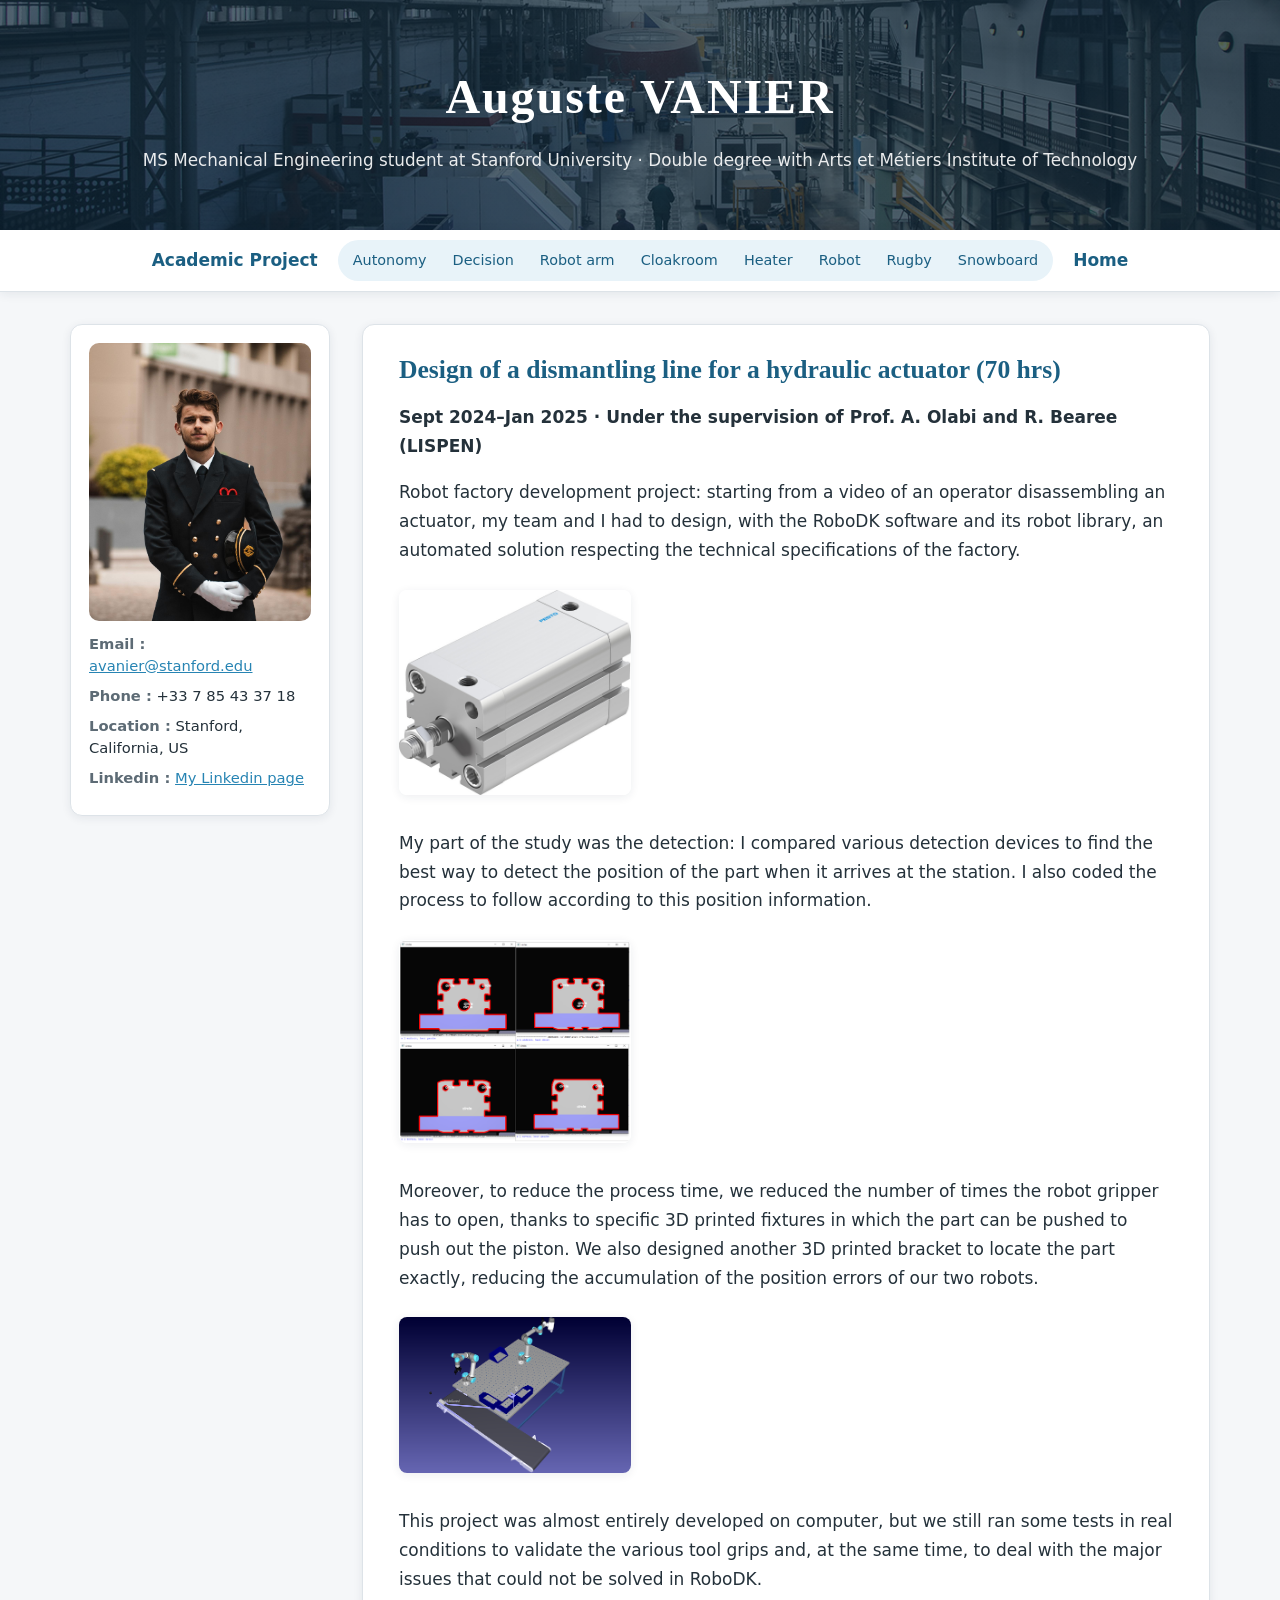
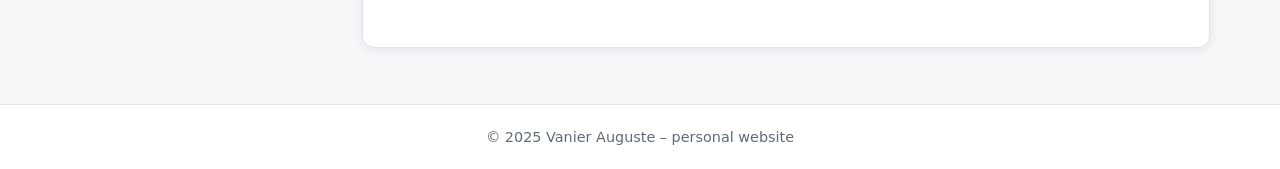
<file: factory_robot.html>
<!DOCTYPE html>
<html lang="fr">
<head>
  <meta charset="UTF-8">
  <title>Auguste VANIER - Page personnelle</title>
  <meta name="viewport" content="width=device-width, initial-scale=1">
  <link rel="stylesheet" href="style.css">
</head>
<body>

  <header>
    <h1>Auguste VANIER</h1>
    <p>MS Mechanical Engineering student at Stanford University · Double degree with Arts et Métiers Institute of Technology</p>
  </header>

  <nav>
    <a href="academical_project.html">Academic Project</a>
    <subnav>
		<a href="robot_autonomy.html">Autonomy</a>
		<a href="decision_making.html">Decision</a>
		<a href="lerobot_arm.html">Robot arm</a>
		<a href="cloakroom.html">Cloakroom</a>
	    <a href="exchanger.html">Heater</a>
		<a href="factory_robot.html">Robot</a>
		<a href="TIPE.html">Rugby</a>
		<a href="academical_project_snowb.html">Snowboard</a>
    </subnav>
    <a href="index.html">Home</a>
  </nav>

  <div class="container">
    <aside class="sidebar">
      <img src="Photo_profil.jpg" alt="Auguste Vanier">
      <p><strong>Email :</strong> <a href="mailto:avanier@stanford.edu">avanier@stanford.edu</a></p>
      <p><strong>Phone :</strong> +33 7 85 43 37 18</p>
      <p><strong>Location :</strong> Stanford, California, US</p>
      <p><strong>Linkedin :</strong> <a href="https://fr.linkedin.com/in/vanier-auguste-1b917422b/">My Linkedin page</a></p>
    </aside>

    <main class="content">
      <section id="research">
        <h2>Design of a dismantling line for a hydraulic actuator (70 hrs)</h2>
        <p><strong>Sept 2024–Jan 2025 · Under the supervision of Prof. A. Olabi and R. Bearee (LISPEN)</strong></p>
        <p><slide>Robot factory development project: starting from a video of an operator disassembling an actuator, my team and I had to design, with the RoboDK software and its robot library, an automated solution respecting the technical specifications of the factory.</slide></p>
	<slide><img src="piston.png" alt="piston" width=30% height=10%></slide>
	<p><slide>My part of the study was the detection: I compared various detection devices to find the best way to detect the position of the part when it arrives at the station. I also coded the process to follow according to this position information.</slide></p>
	<slide><img src="camera.png" alt="piston" width=30% height=10%></slide>
	<p><slide>Moreover, to reduce the process time, we reduced the number of times the robot gripper has to open, thanks to specific 3D printed fixtures in which the part can be pushed to push out the piston. We also designed another 3D printed bracket to locate the part exactly, reducing the accumulation of the position errors of our two robots.</slide></p>
  	<slide><img src="poste.png" alt="piston" width=30% height=10%></slide>
	<p><slide>This project was almost entirely developed on computer, but we still ran some tests in real conditions to validate the various tool grips and, at the same time, to deal with the major issues that could not be solved in RoboDK.</slide></p>
      </section>
    </main>
  </div>

  <footer>
    &copy; 2025 Vanier Auguste – personal website
  </footer>

</body>
</html>
</file>
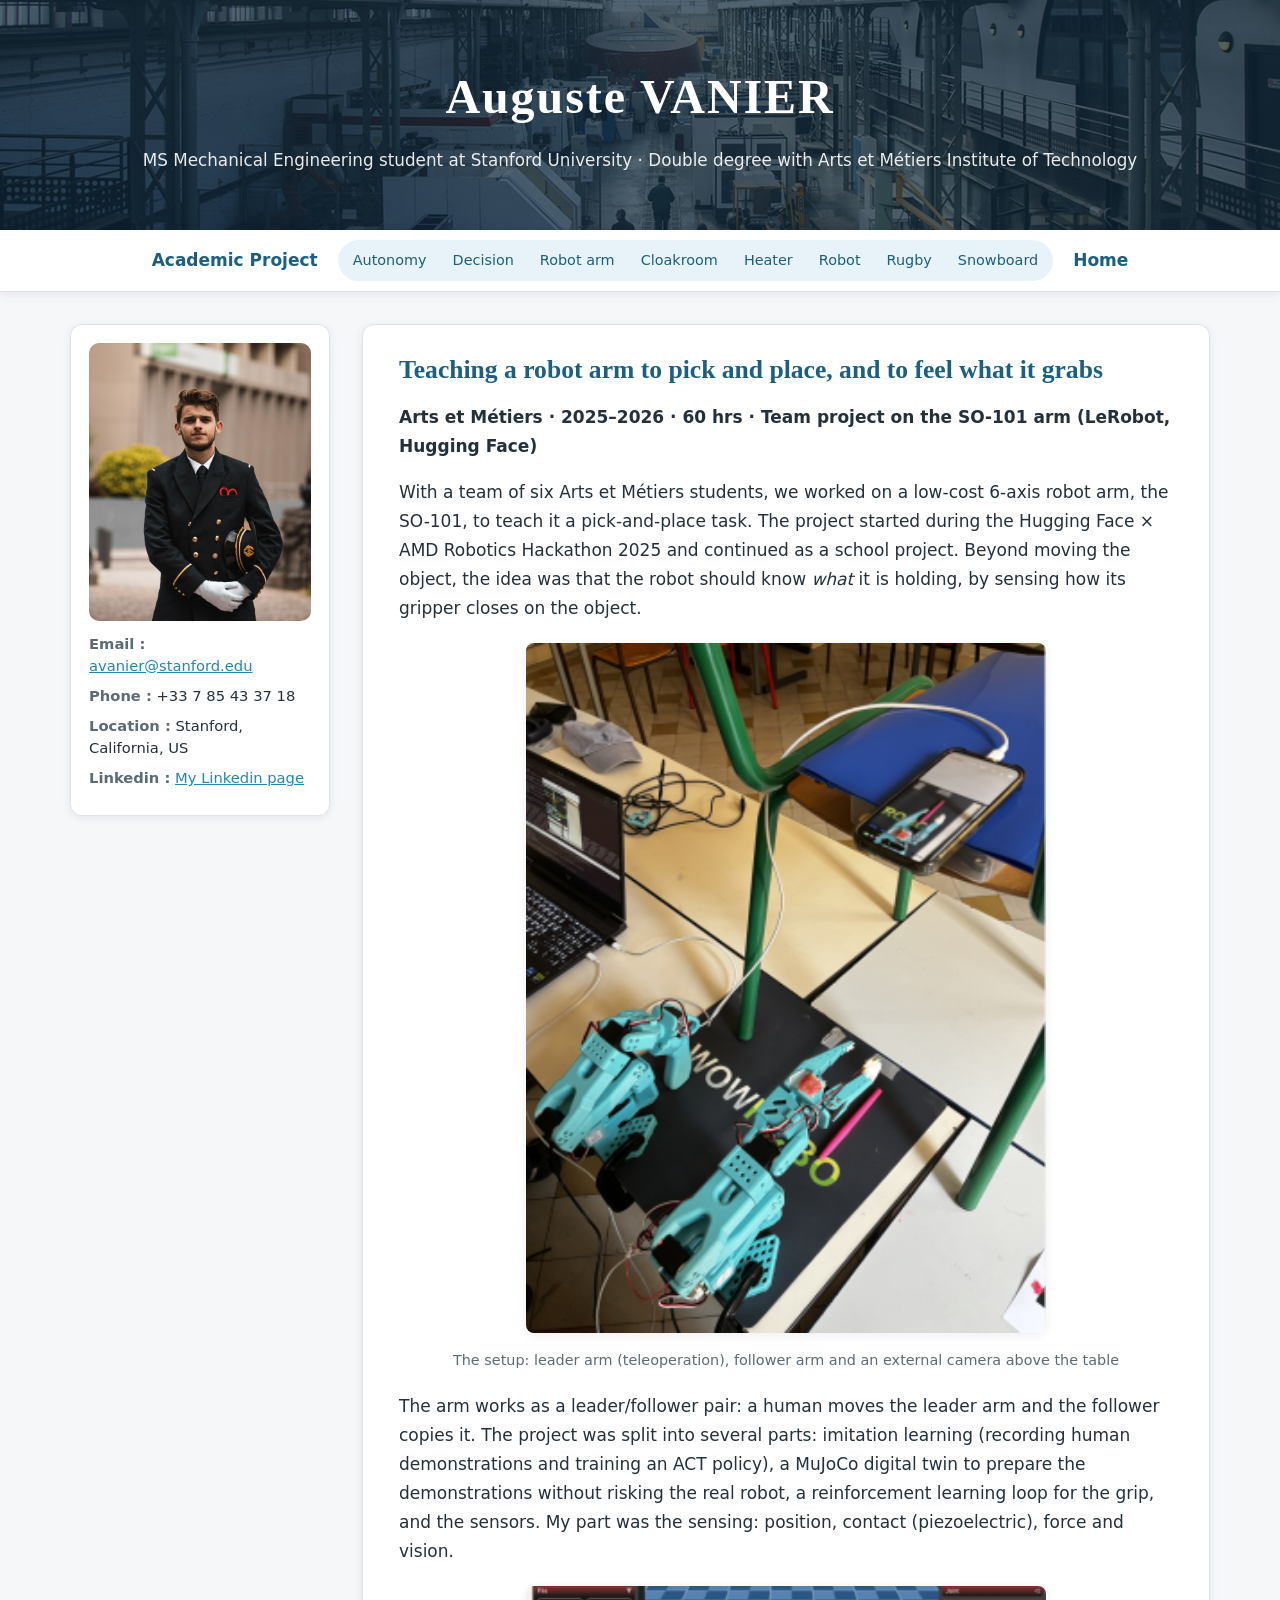
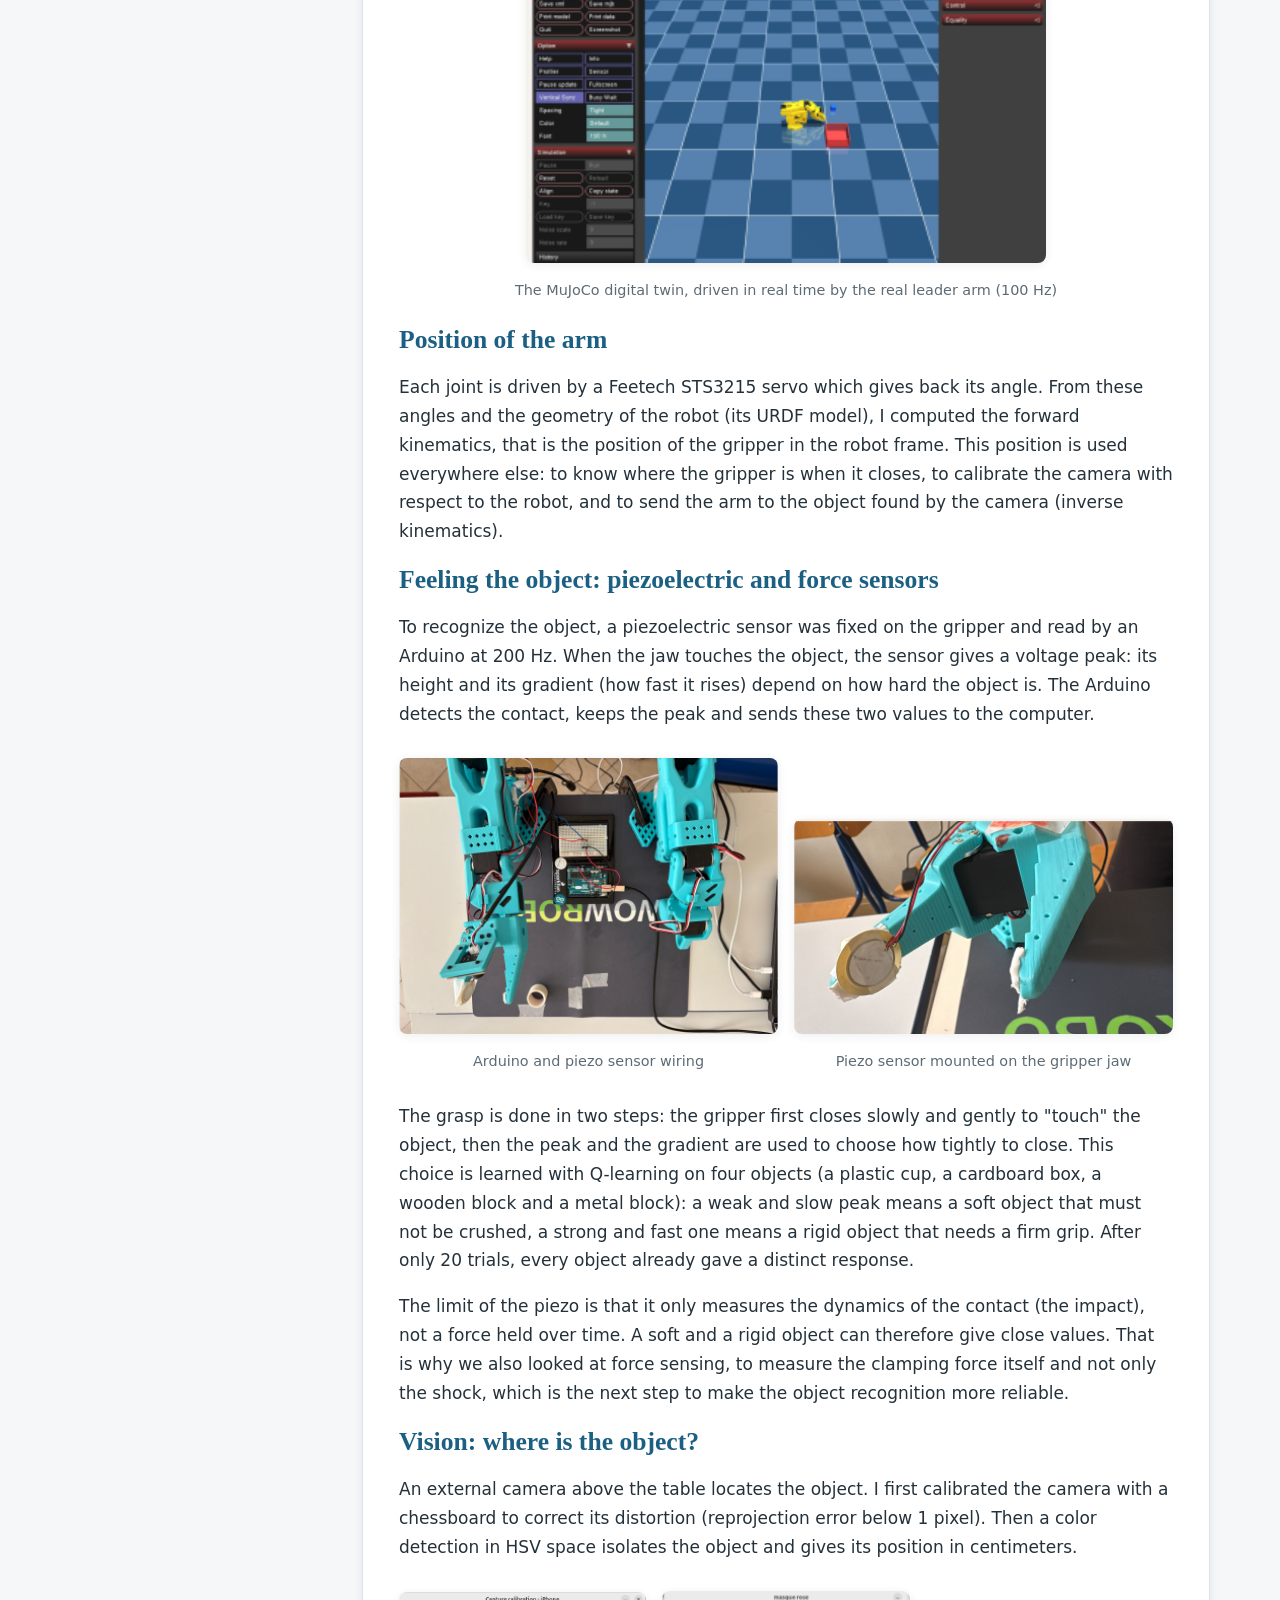
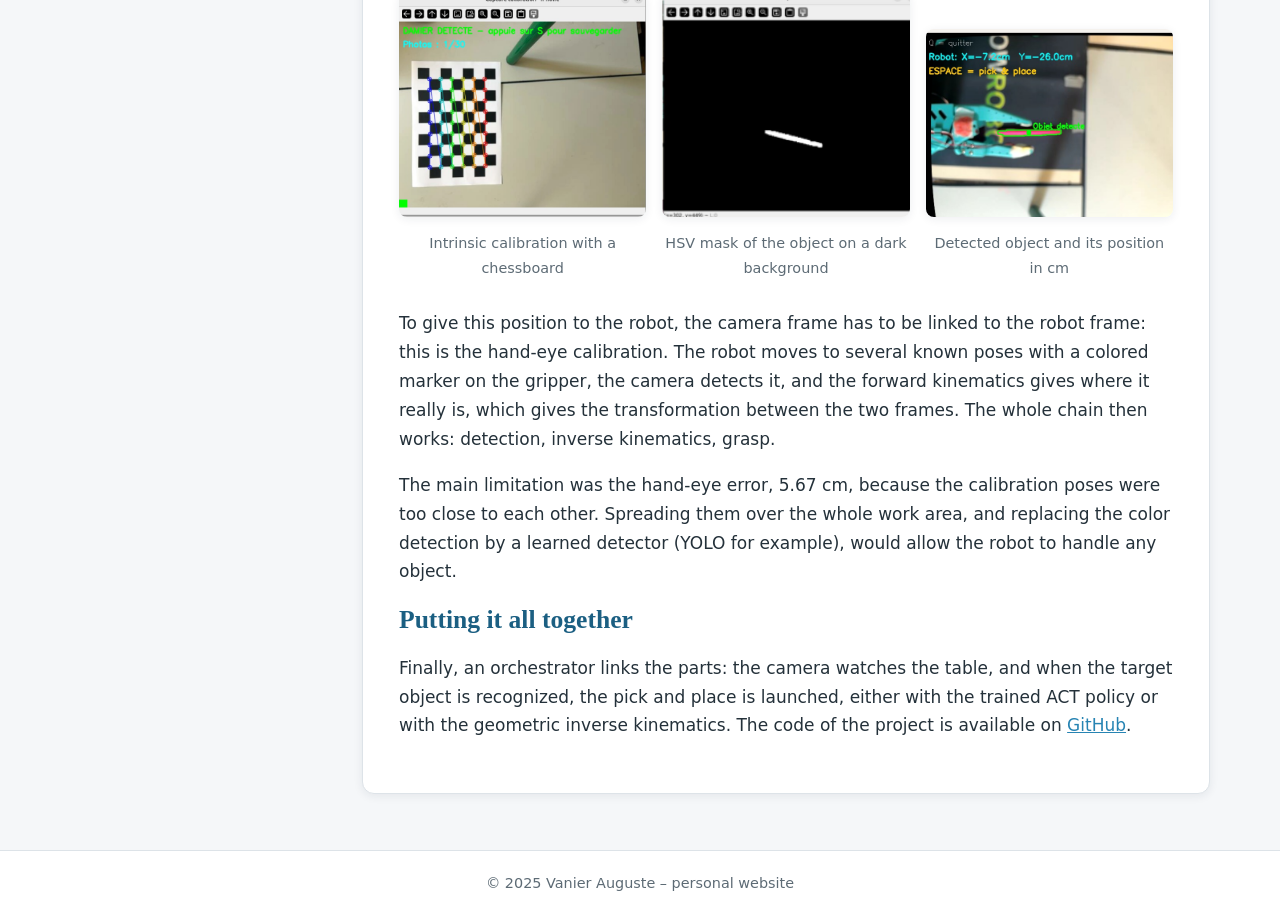
<file: lerobot_arm.html>
<!DOCTYPE html>
<html lang="fr">
<head>
  <meta charset="UTF-8">
  <title>Auguste VANIER - Page personnelle</title>
  <meta name="viewport" content="width=device-width, initial-scale=1">
  <link rel="stylesheet" href="style.css">
</head>
<body>

  <header>
    <h1>Auguste VANIER</h1>
    <p>MS Mechanical Engineering student at Stanford University · Double degree with Arts et Métiers Institute of Technology</p>
  </header>

  <nav>
    <a href="academical_project.html">Academic Project</a>
    <subnav>
		<a href="robot_autonomy.html">Autonomy</a>
		<a href="decision_making.html">Decision</a>
		<a href="lerobot_arm.html">Robot arm</a>
		<a href="cloakroom.html">Cloakroom</a>
	    <a href="exchanger.html">Heater</a>
		<a href="factory_robot.html">Robot</a>
		<a href="TIPE.html">Rugby</a>
		<a href="academical_project_snowb.html">Snowboard</a>
    </subnav>
    <a href="index.html">Home</a>
  </nav>

  <div class="container">
    <aside class="sidebar">
      <img src="Photo_profil.jpg" alt="Auguste Vanier">
      <p><strong>Email :</strong> <a href="mailto:avanier@stanford.edu">avanier@stanford.edu</a></p>
      <p><strong>Phone :</strong> +33 7 85 43 37 18</p>
      <p><strong>Location :</strong> Stanford, California, US</p>
      <p><strong>Linkedin :</strong> <a href="https://fr.linkedin.com/in/vanier-auguste-1b917422b/">My Linkedin page</a></p>
    </aside>

    <main class="content">
      <section id="research">
        <h2>Teaching a robot arm to pick and place, and to feel what it grabs</h2>
        <p><strong>Arts et Métiers · 2025–2026 · 60 hrs · Team project on the SO-101 arm (LeRobot, Hugging Face)</strong></p>
        <p><slide>With a team of six Arts et Métiers students, we worked on a low-cost 6-axis robot arm, the SO-101, to teach it a pick-and-place task. The project started during the Hugging Face × AMD Robotics Hackathon 2025 and continued as a school project. Beyond moving the object, the idea was that the robot should know <em>what</em> it is holding, by sensing how its gripper closes on the object.</slide></p>
        <figure>
          <img src="lerobot_overview.png" alt="SO-101 leader and follower arms with the external camera">
          <figcaption>The setup: leader arm (teleoperation), follower arm and an external camera above the table</figcaption>
        </figure>
        <p><slide>The arm works as a leader/follower pair: a human moves the leader arm and the follower copies it. The project was split into several parts: imitation learning (recording human demonstrations and training an ACT policy), a MuJoCo digital twin to prepare the demonstrations without risking the real robot, a reinforcement learning loop for the grip, and the sensors. My part was the sensing: position, contact (piezoelectric), force and vision.</slide></p>
        <figure>
          <img src="lerobot_sim_mujoco.png" alt="MuJoCo digital twin of the arm">
          <figcaption>The MuJoCo digital twin, driven in real time by the real leader arm (100 Hz)</figcaption>
        </figure>

        <h2>Position of the arm</h2>
        <p><slide>Each joint is driven by a Feetech STS3215 servo which gives back its angle. From these angles and the geometry of the robot (its URDF model), I computed the forward kinematics, that is the position of the gripper in the robot frame. This position is used everywhere else: to know where the gripper is when it closes, to calibrate the camera with respect to the robot, and to send the arm to the object found by the camera (inverse kinematics).</slide></p>

        <h2>Feeling the object: piezoelectric and force sensors</h2>
        <p><slide>To recognize the object, a piezoelectric sensor was fixed on the gripper and read by an Arduino at 200 Hz. When the jaw touches the object, the sensor gives a voltage peak: its height and its gradient (how fast it rises) depend on how hard the object is. The Arduino detects the contact, keeps the peak and sends these two values to the computer.</slide></p>
        <div class="figure-row">
          <figure>
            <img src="lerobot_piezo_setup.png" alt="Arduino and piezoelectric sensor wiring">
            <figcaption>Arduino and piezo sensor wiring</figcaption>
          </figure>
          <figure>
            <img src="lerobot_piezo_closeup.png" alt="Piezo sensor mounted on the gripper">
            <figcaption>Piezo sensor mounted on the gripper jaw</figcaption>
          </figure>
        </div>
        <p><slide>The grasp is done in two steps: the gripper first closes slowly and gently to "touch" the object, then the peak and the gradient are used to choose how tightly to close. This choice is learned with Q-learning on four objects (a plastic cup, a cardboard box, a wooden block and a metal block): a weak and slow peak means a soft object that must not be crushed, a strong and fast one means a rigid object that needs a firm grip. After only 20 trials, every object already gave a distinct response.</slide></p>
        <p><slide>The limit of the piezo is that it only measures the dynamics of the contact (the impact), not a force held over time. A soft and a rigid object can therefore give close values. That is why we also looked at force sensing, to measure the clamping force itself and not only the shock, which is the next step to make the object recognition more reliable.</slide></p>

        <h2>Vision: where is the object?</h2>
        <p><slide>An external camera above the table locates the object. I first calibrated the camera with a chessboard to correct its distortion (reprojection error below 1 pixel). Then a color detection in HSV space isolates the object and gives its position in centimeters.</slide></p>
        <div class="figure-row">
          <figure>
            <img src="lerobot_vision_calibration.png" alt="Camera calibration with a chessboard">
            <figcaption>Intrinsic calibration with a chessboard</figcaption>
          </figure>
          <figure>
            <img src="lerobot_vision_mask.png" alt="HSV color mask">
            <figcaption>HSV mask of the object on a dark background</figcaption>
          </figure>
          <figure>
            <img src="lerobot_vision_result.png" alt="Detected object and its position in cm">
            <figcaption>Detected object and its position in cm</figcaption>
          </figure>
        </div>
        <p><slide>To give this position to the robot, the camera frame has to be linked to the robot frame: this is the hand-eye calibration. The robot moves to several known poses with a colored marker on the gripper, the camera detects it, and the forward kinematics gives where it really is, which gives the transformation between the two frames. The whole chain then works: detection, inverse kinematics, grasp.</slide></p>
        <p><slide>The main limitation was the hand-eye error, 5.67 cm, because the calibration poses were too close to each other. Spreading them over the whole work area, and replacing the color detection by a learned detector (YOLO for example), would allow the robot to handle any object.</slide></p>

        <h2>Putting it all together</h2>
        <p><slide>Finally, an orchestrator links the parts: the camera watches the table, and when the target object is recognized, the pick and place is launched, either with the trained ACT policy or with the geometric inverse kinematics. The code of the project is available on <a href="https://github.com/LPOUILLY28/PROJET_LeROBOT_SO101_ARM">GitHub</a>.</slide></p>
      </section>
    </main>
  </div>

  <footer>
    &copy; 2025 Vanier Auguste – personal website
  </footer>

</body>
</html>
</file>
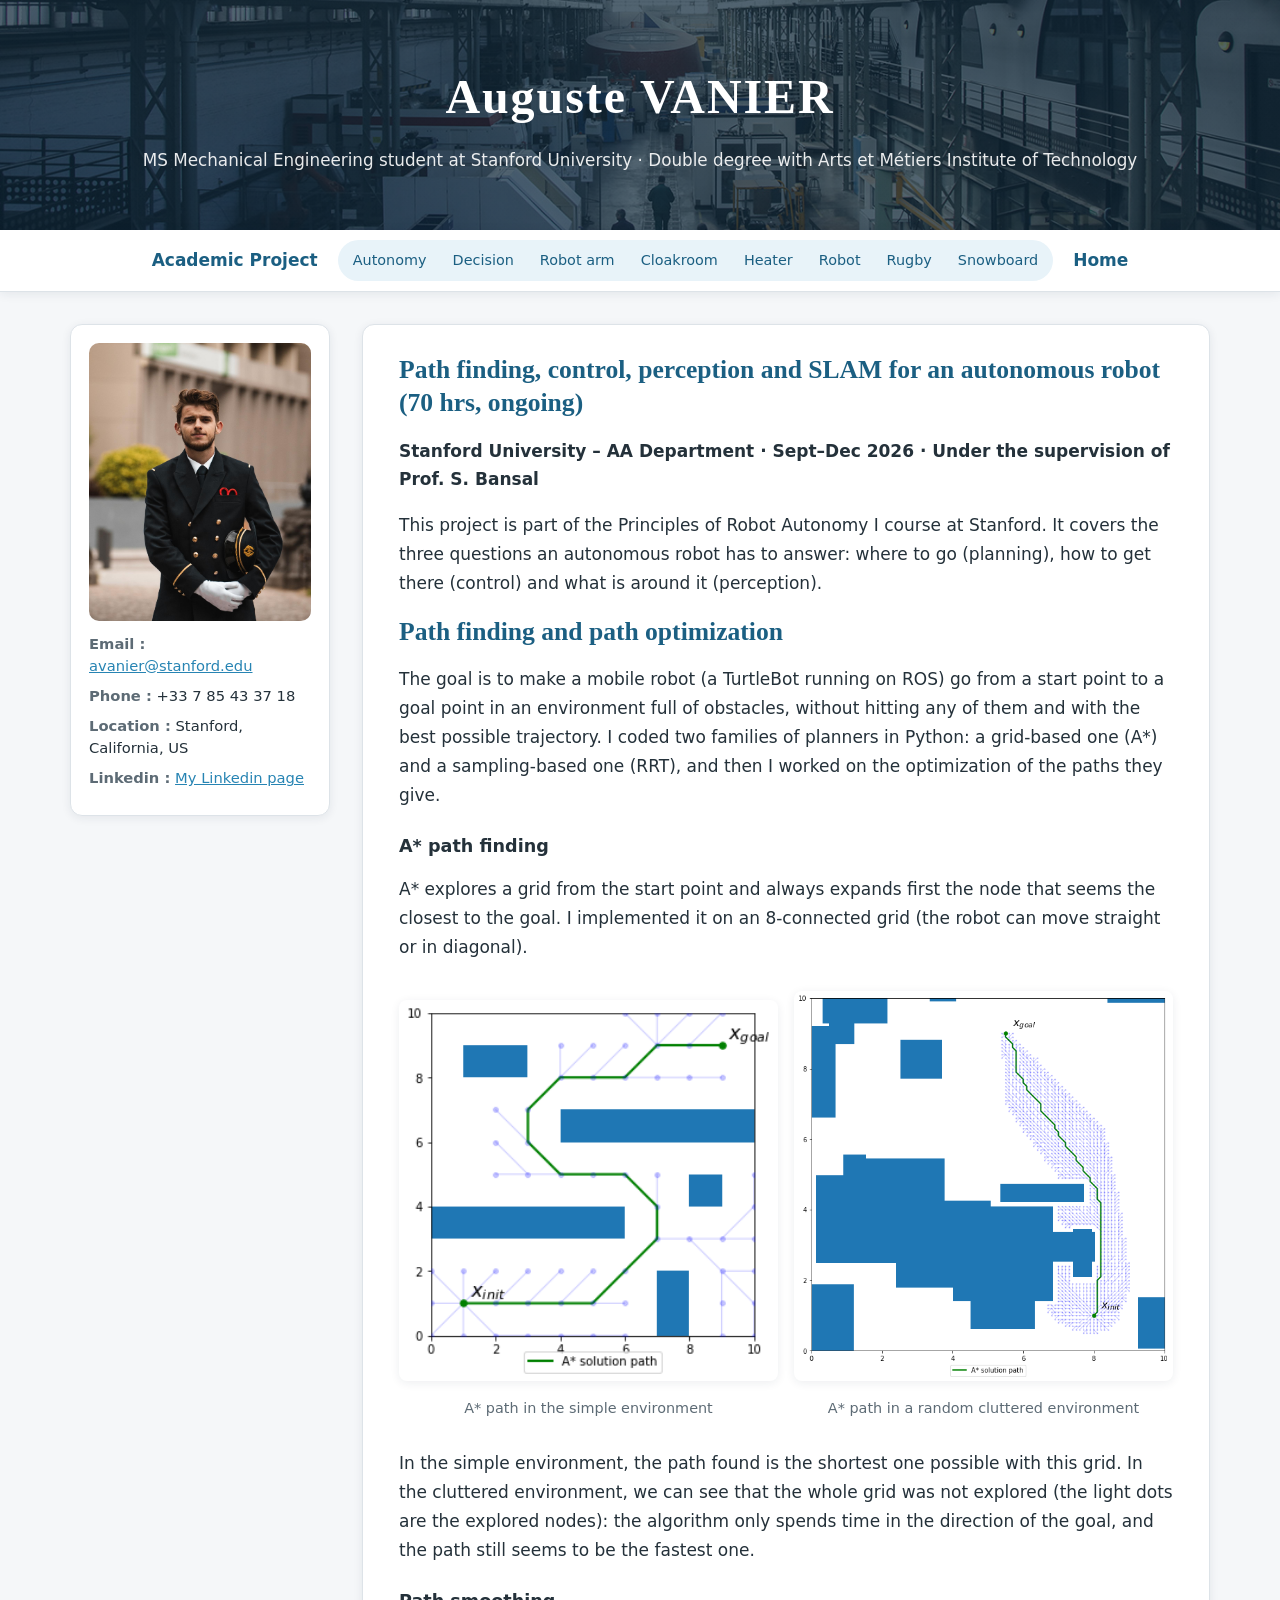
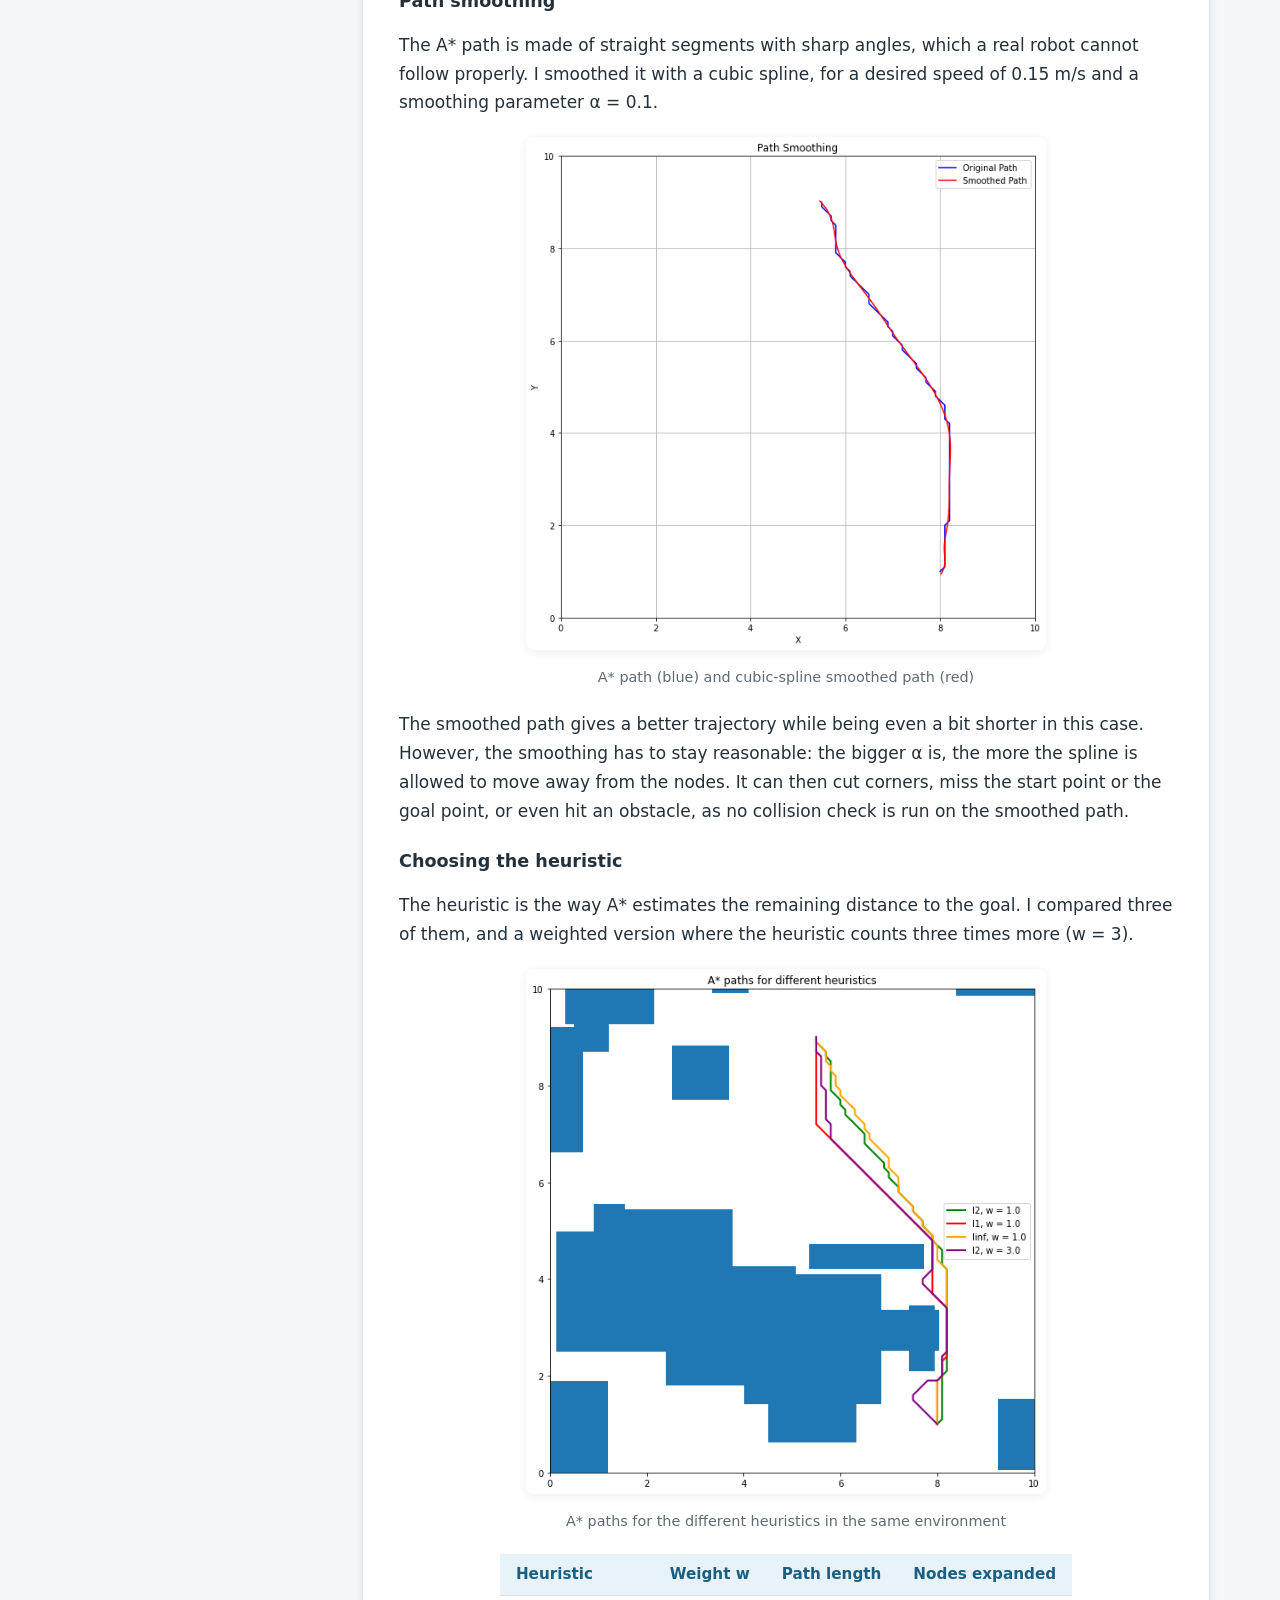
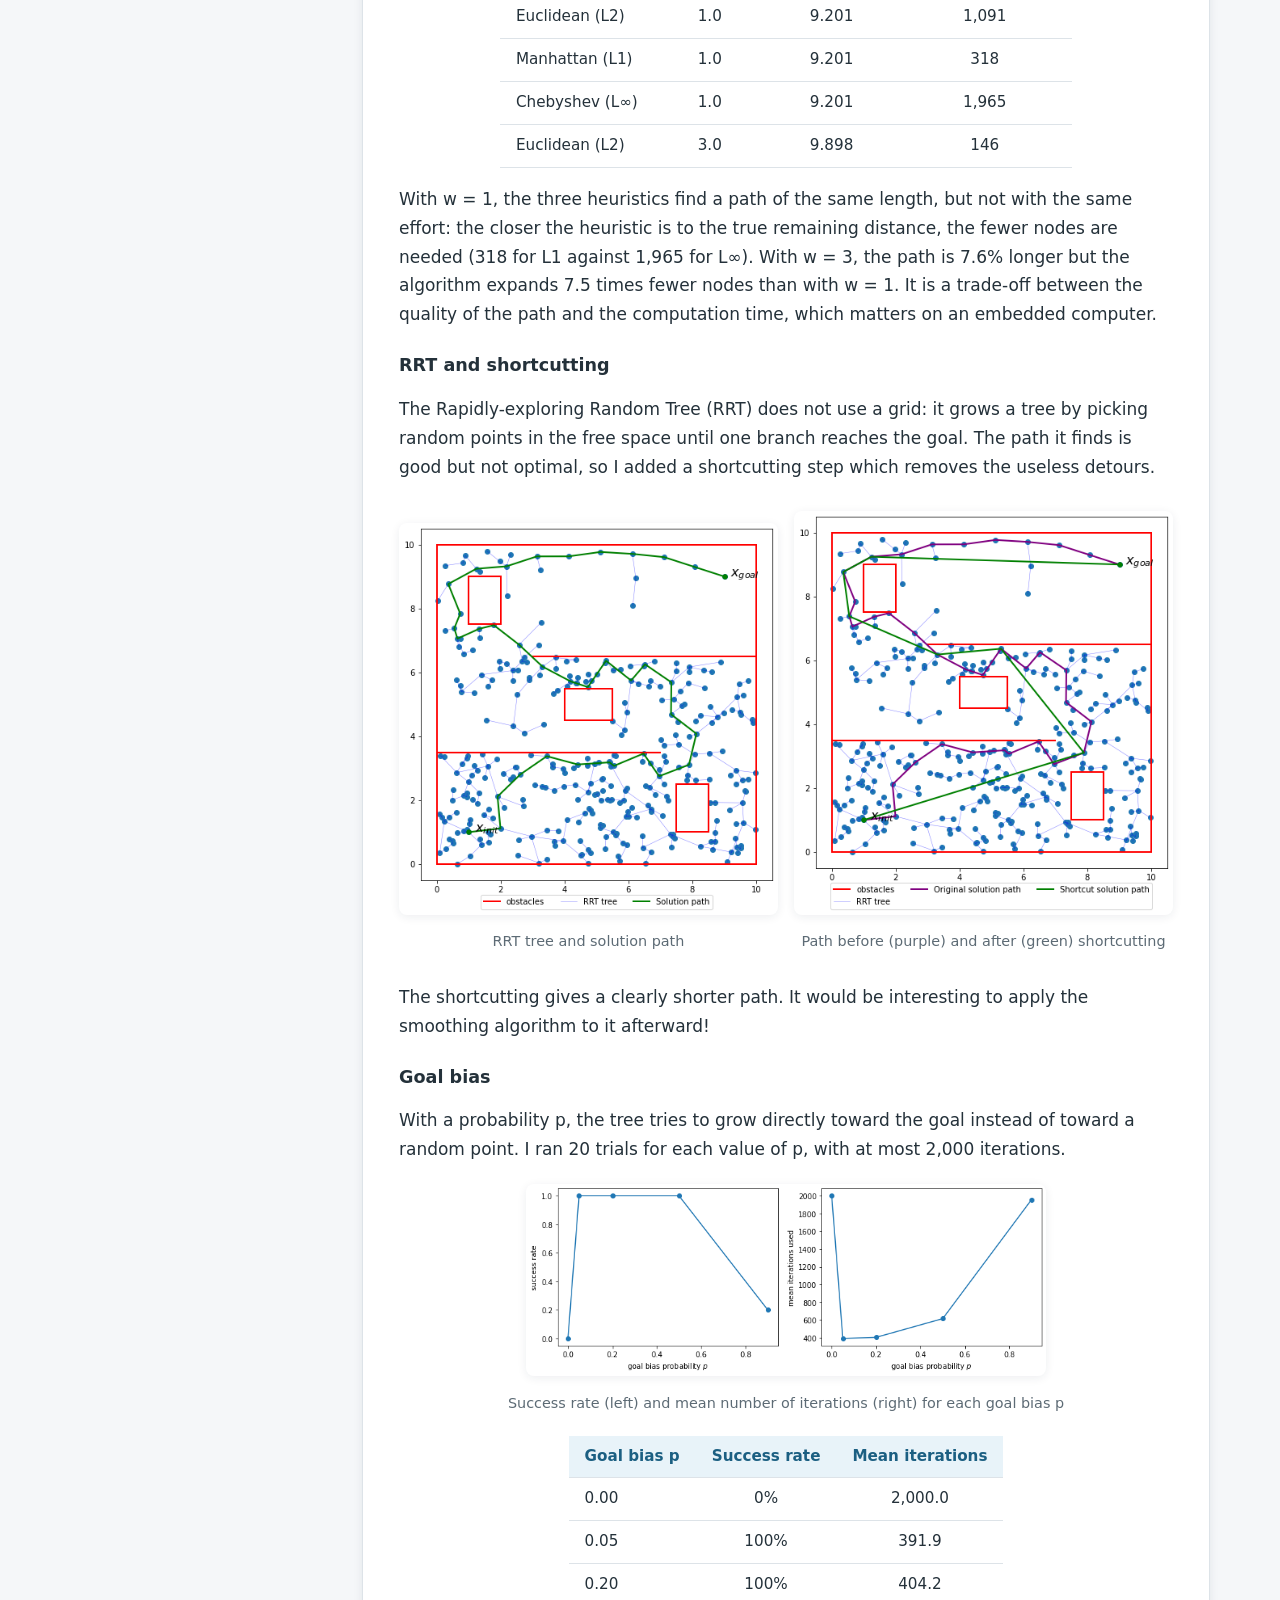
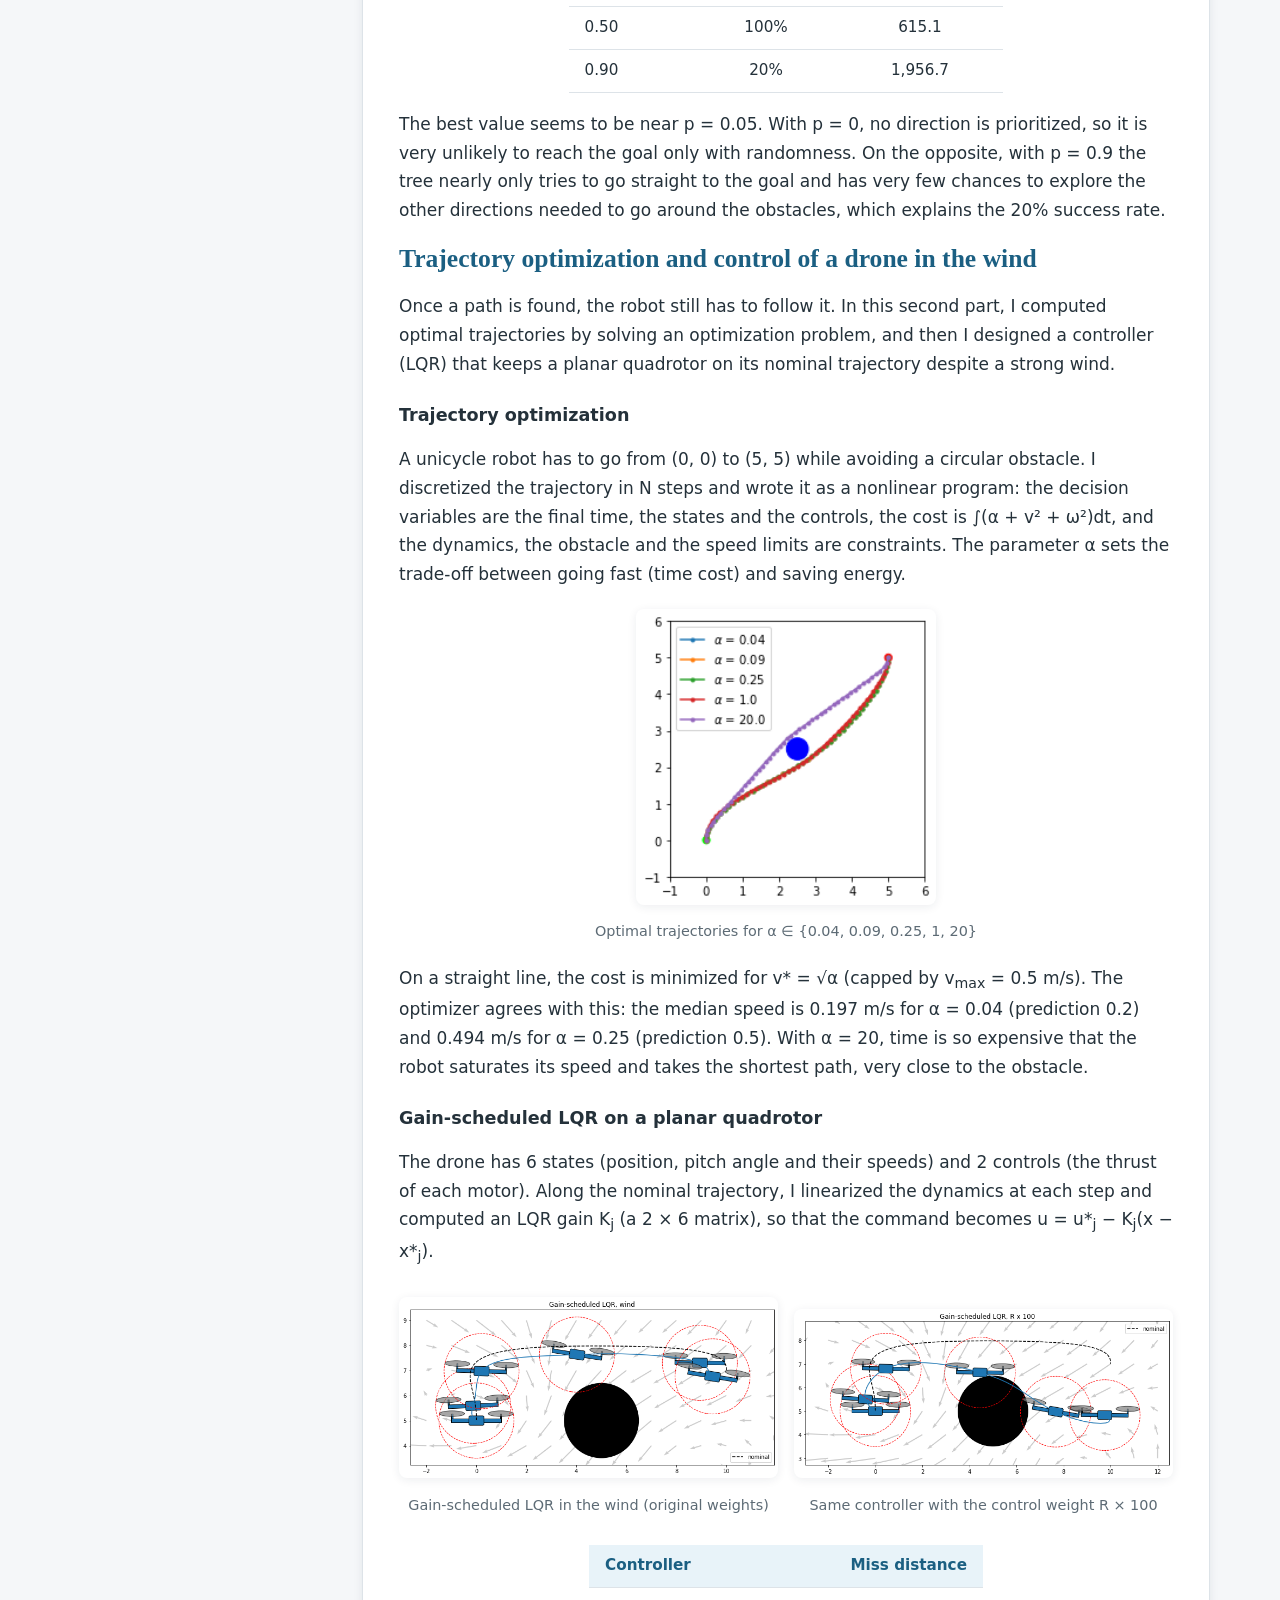
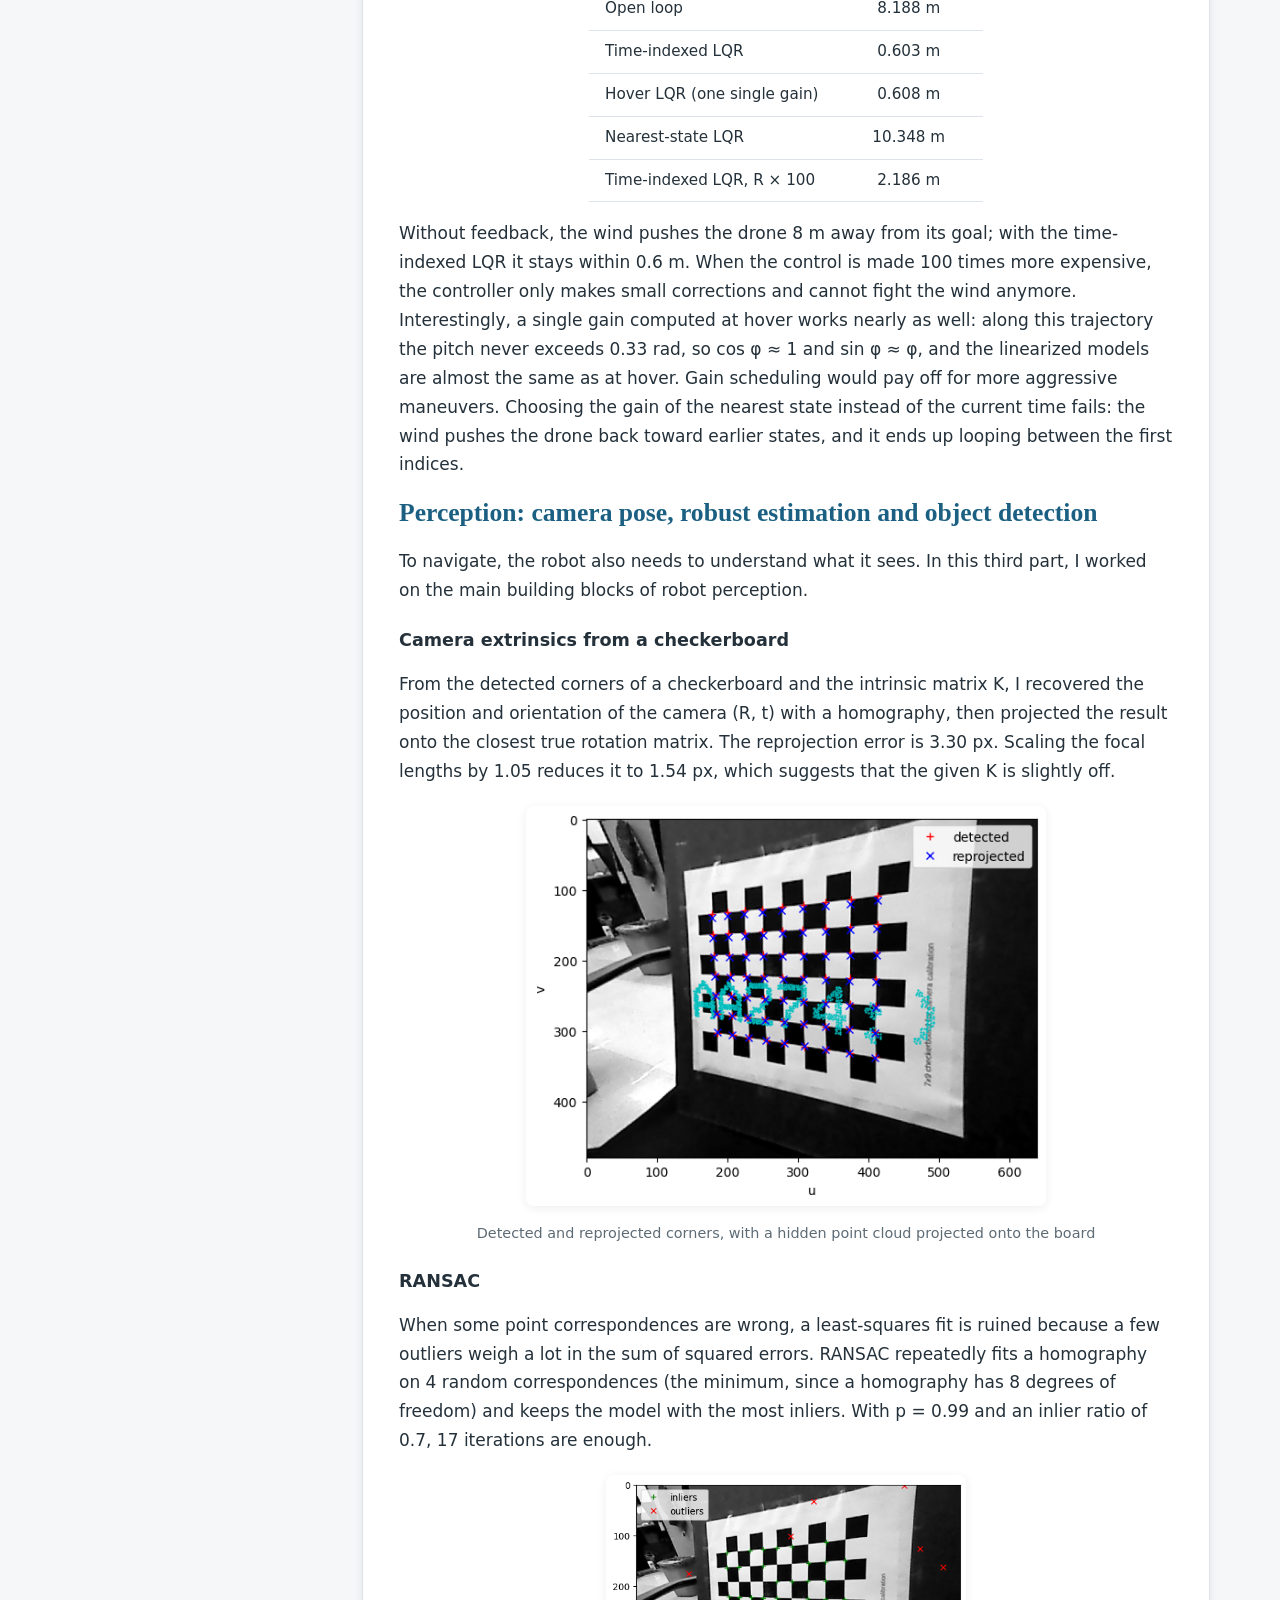
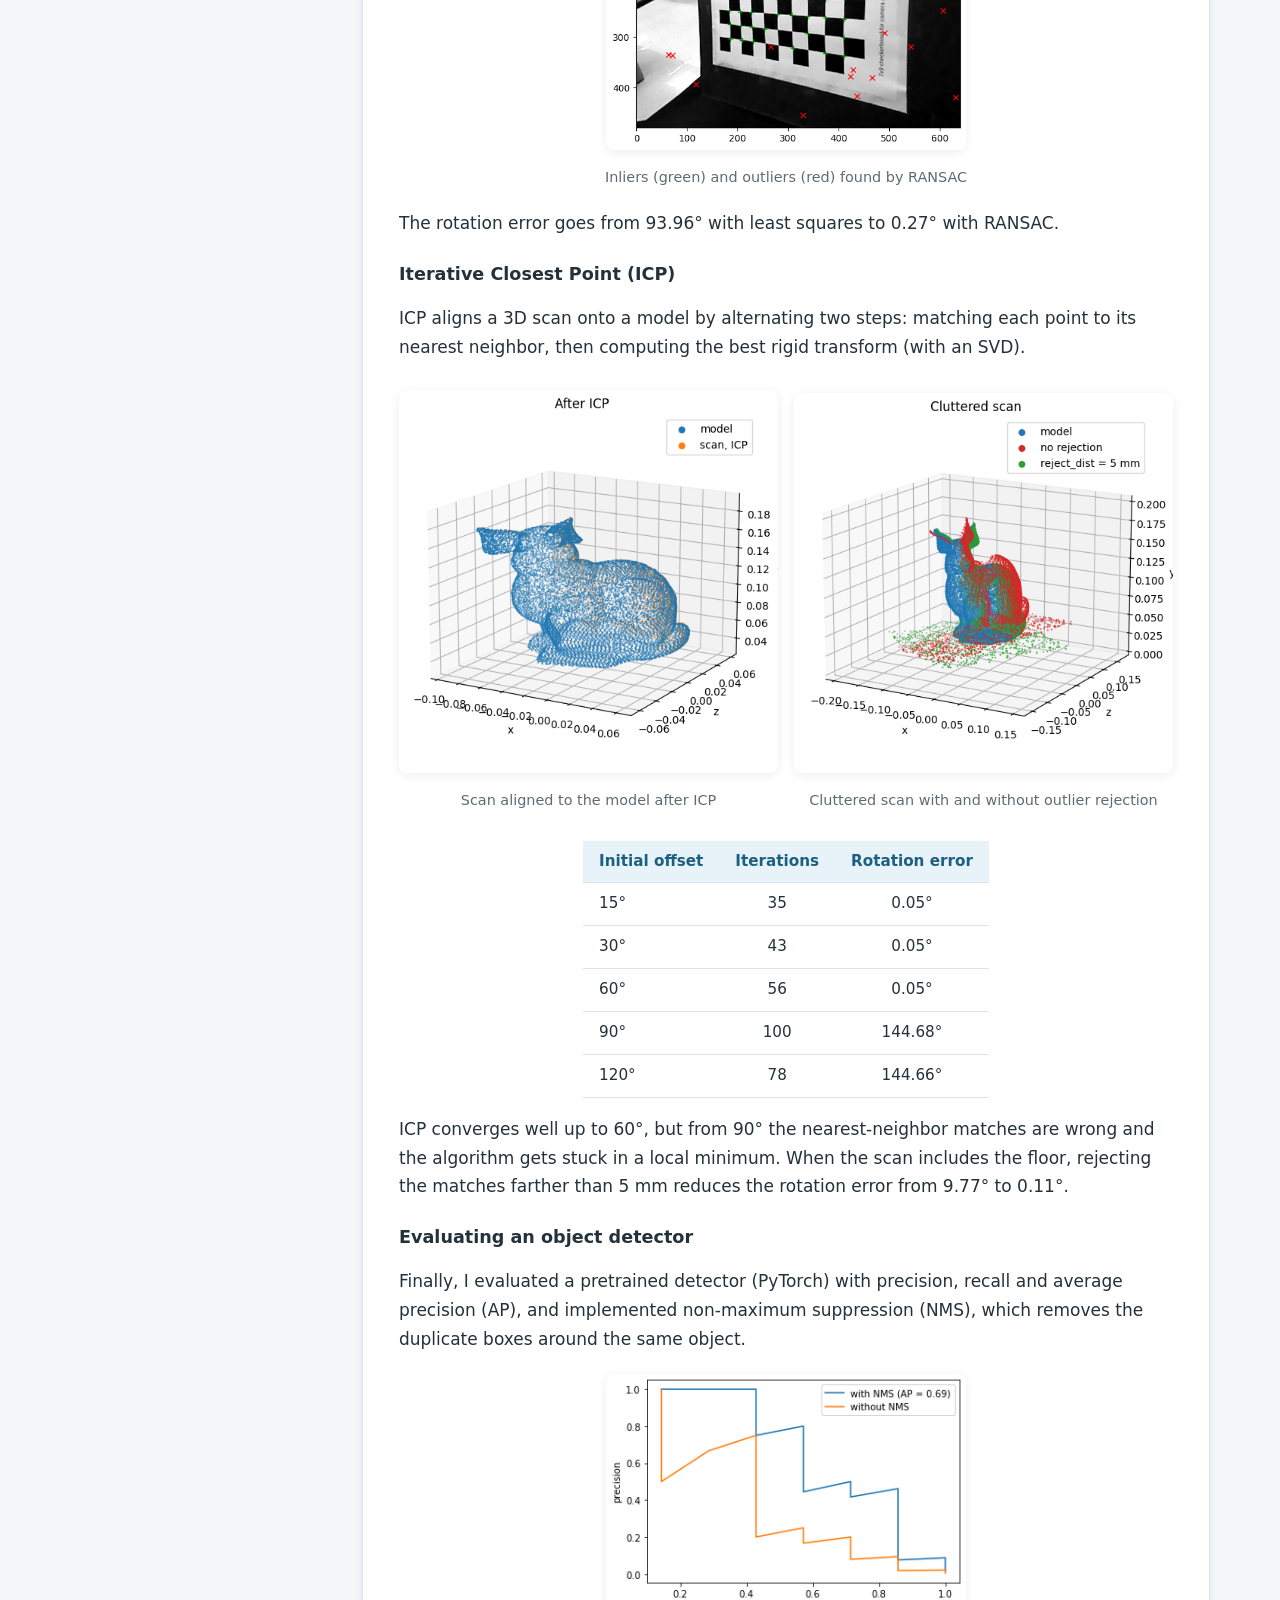
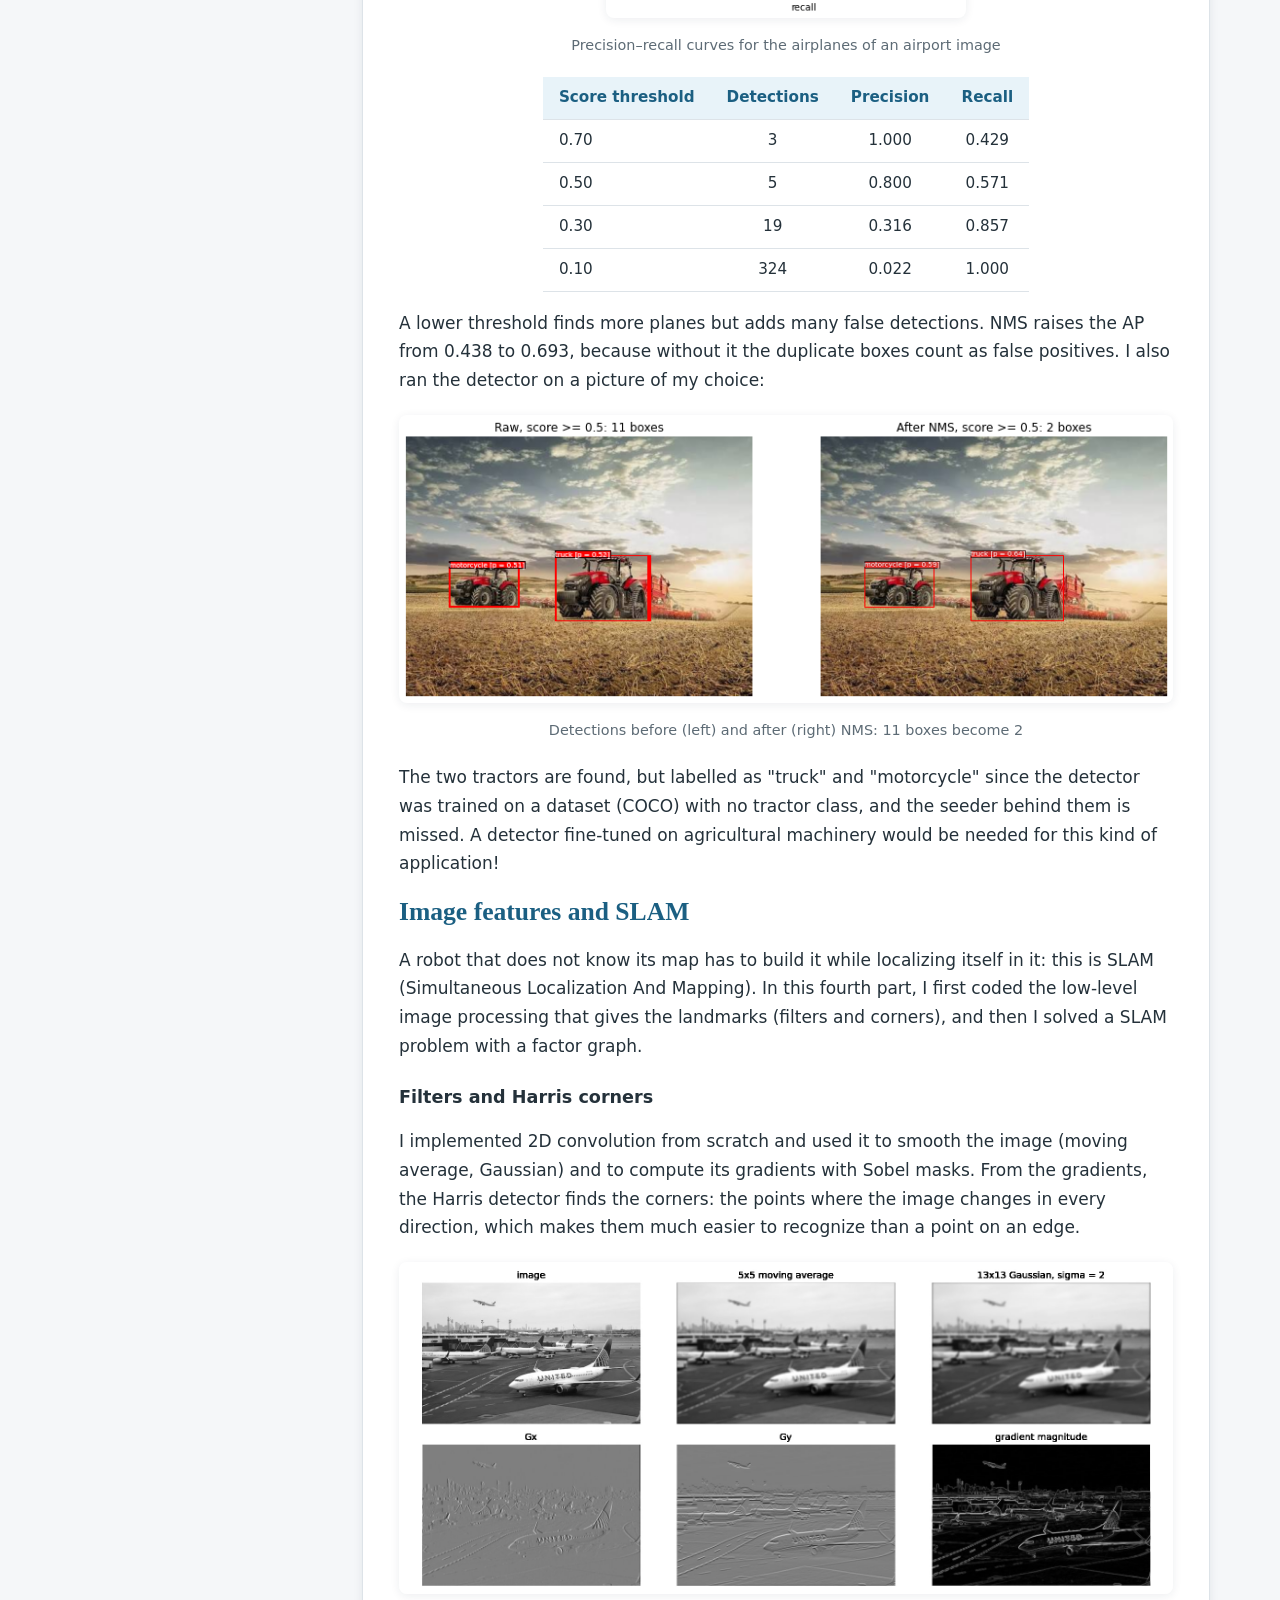
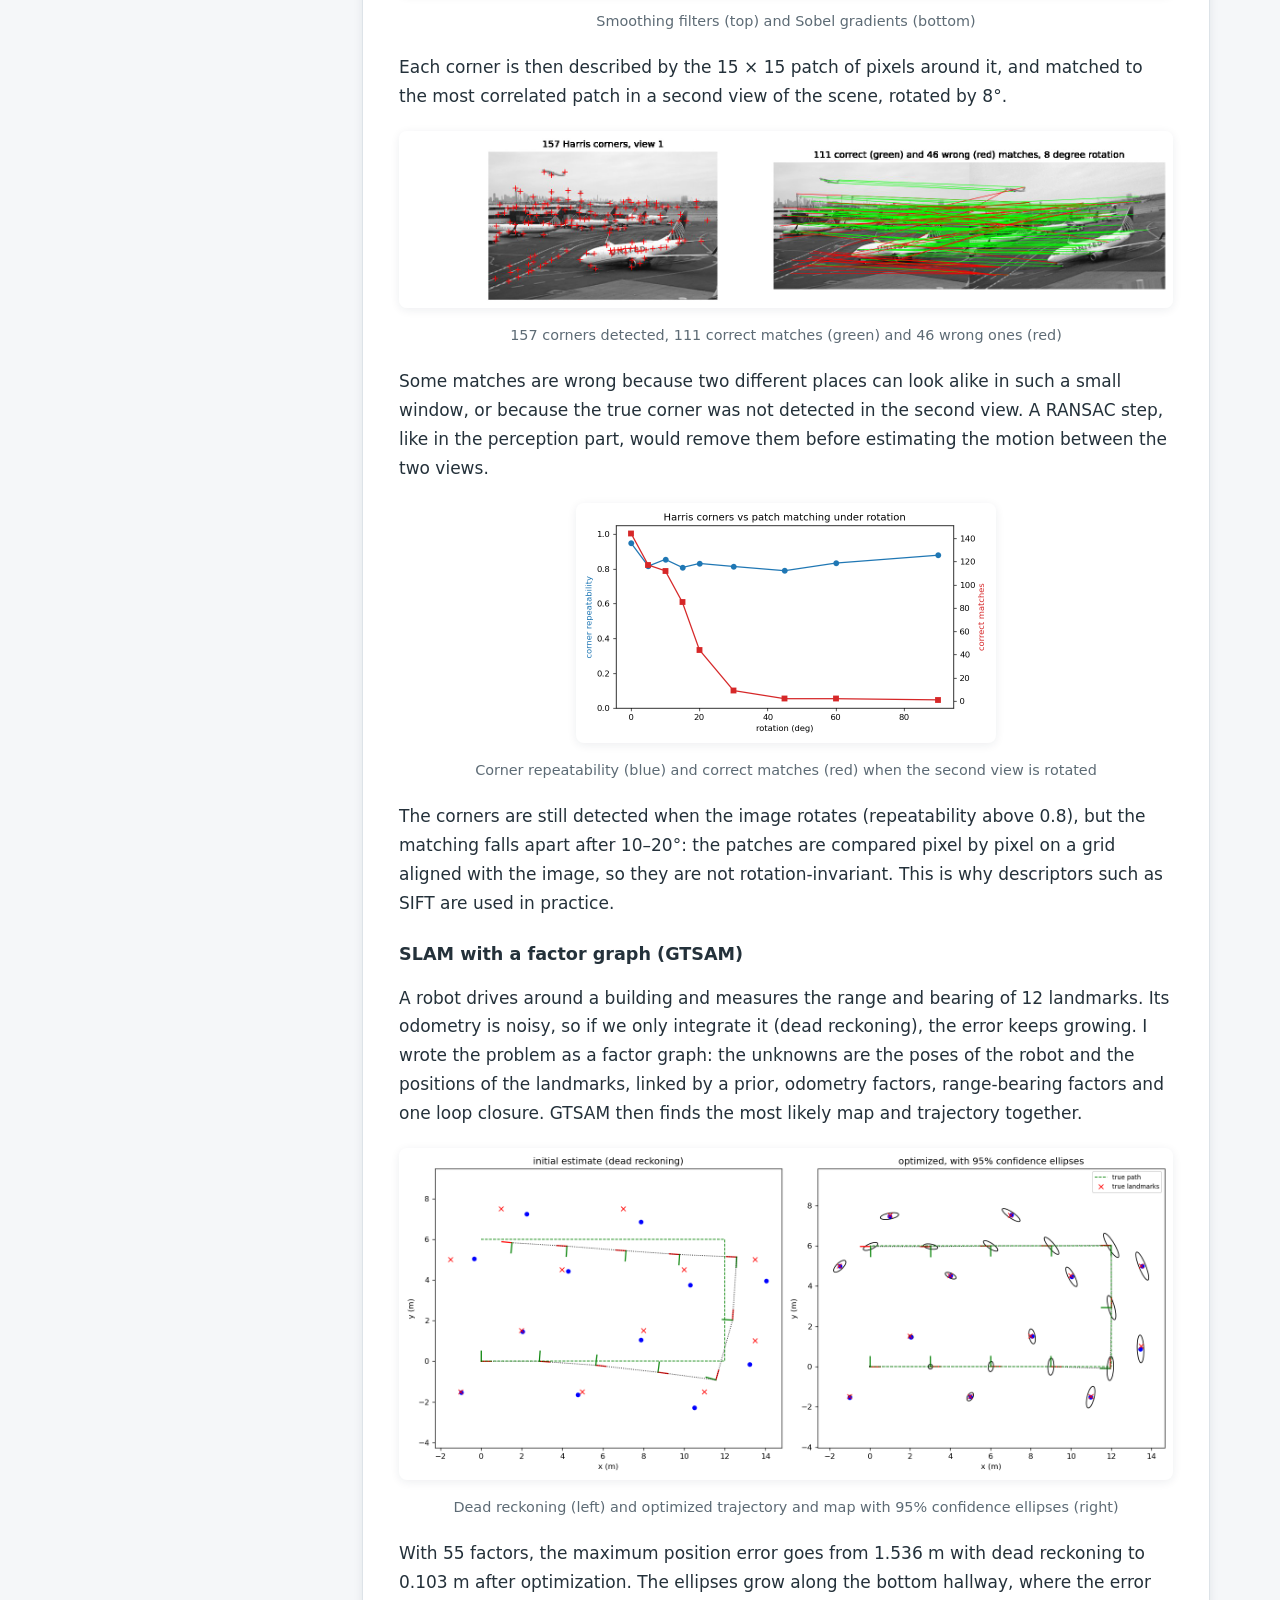
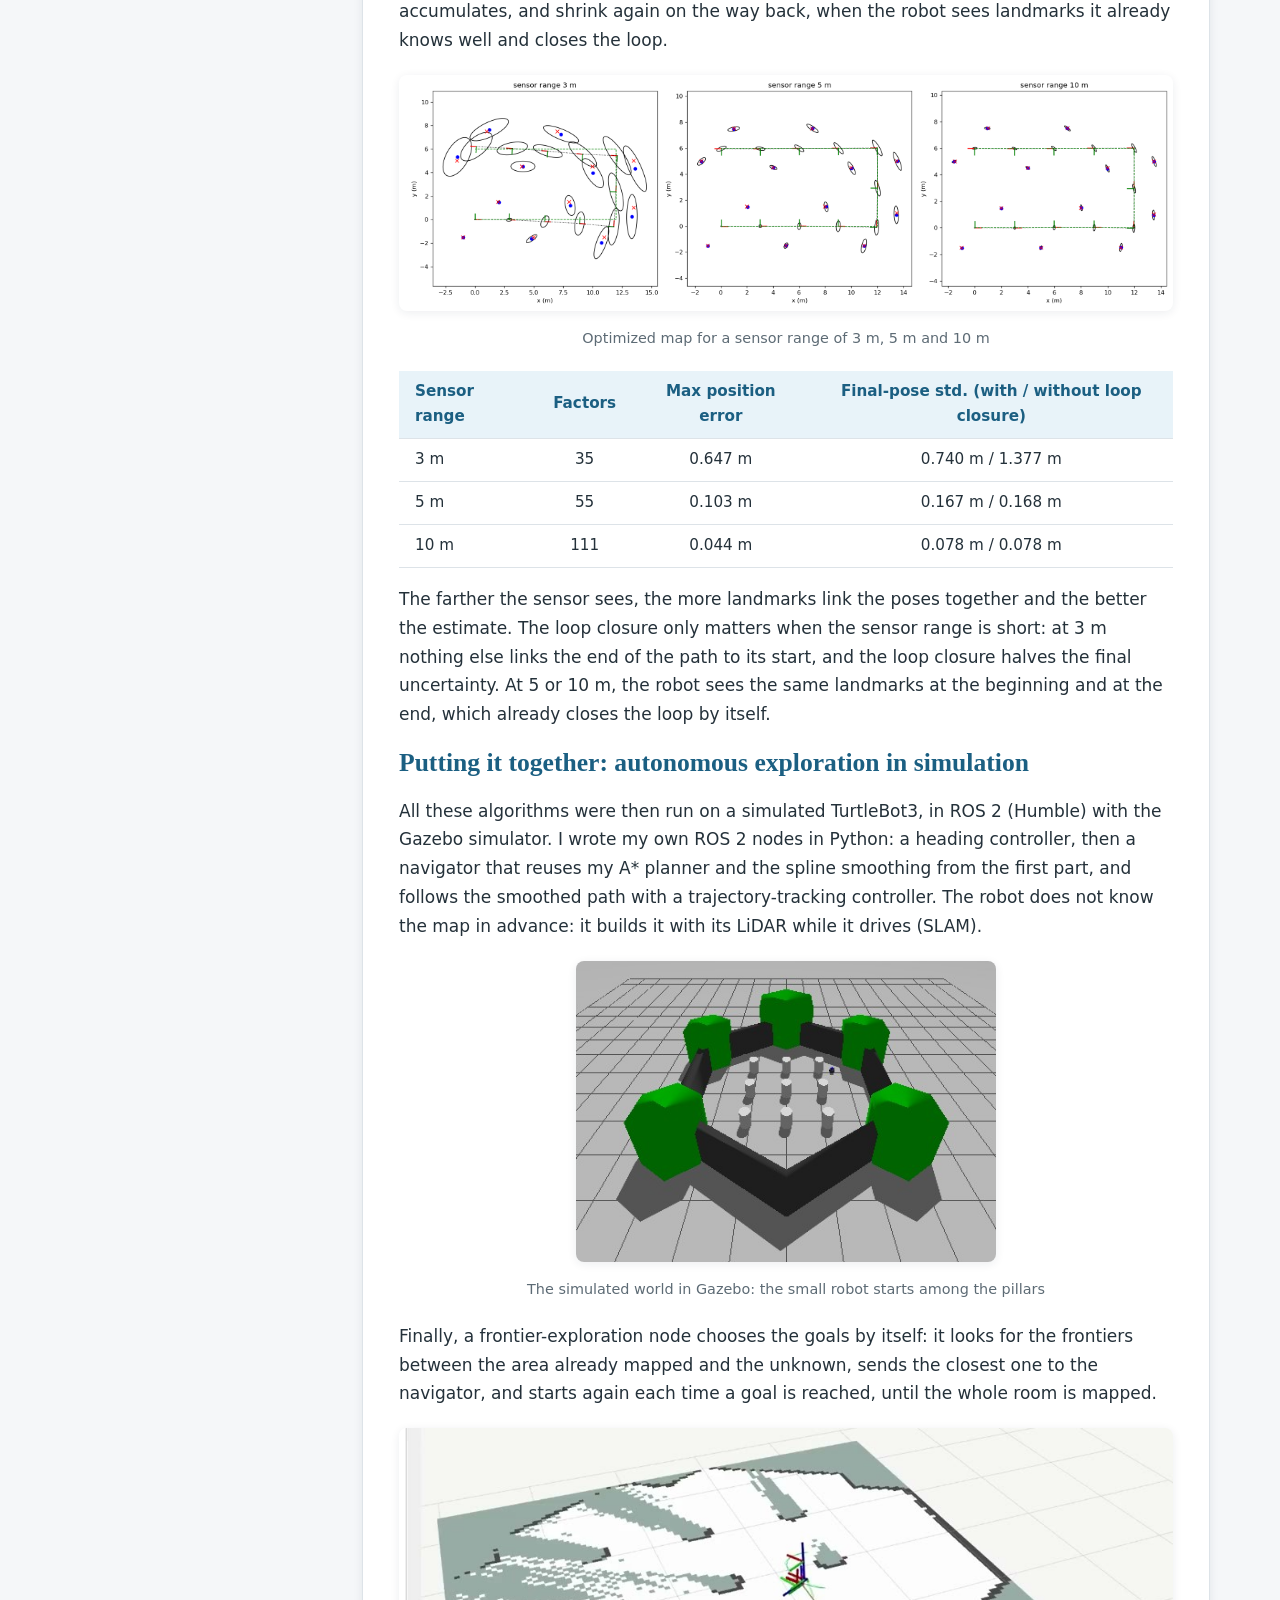
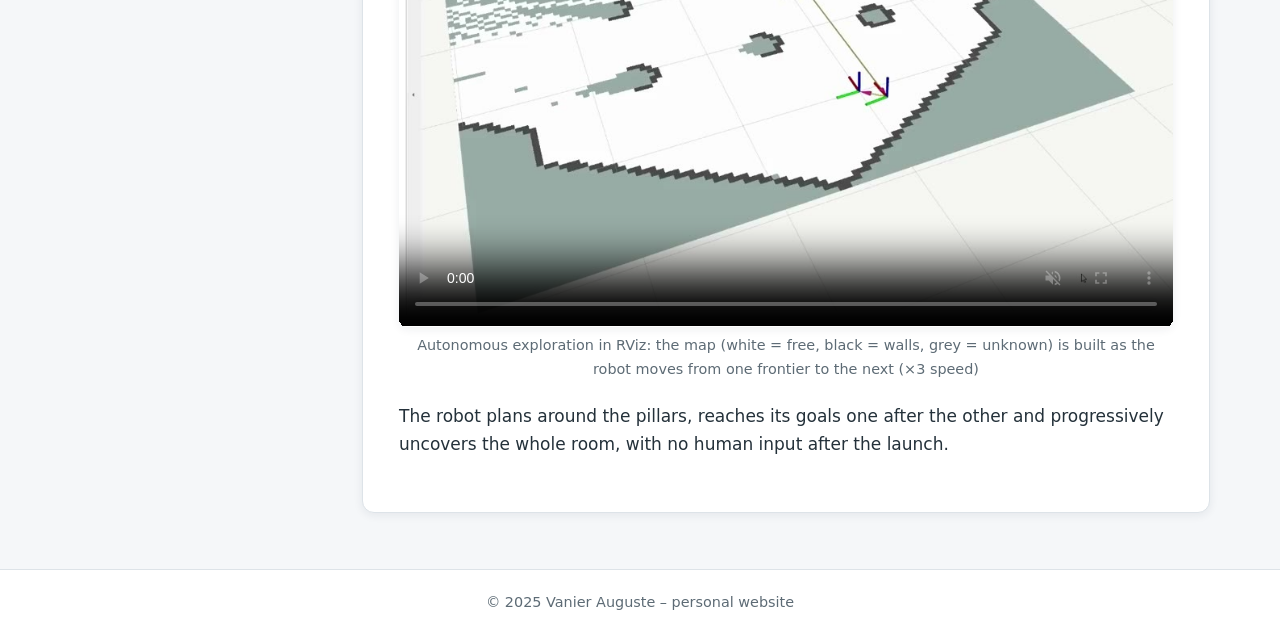
<file: robot_autonomy.html>
<!DOCTYPE html>
<html lang="fr">
<head>
  <meta charset="UTF-8">
  <title>Auguste VANIER - Page personnelle</title>
  <meta name="viewport" content="width=device-width, initial-scale=1">
  <link rel="stylesheet" href="style.css">
</head>
<body>

  <header>
    <h1>Auguste VANIER</h1>
    <p>MS Mechanical Engineering student at Stanford University · Double degree with Arts et Métiers Institute of Technology</p>
  </header>

  <nav>
    <a href="academical_project.html">Academic Project</a>
    <subnav>
		<a href="robot_autonomy.html">Autonomy</a>
		<a href="decision_making.html">Decision</a>
		<a href="lerobot_arm.html">Robot arm</a>
		<a href="cloakroom.html">Cloakroom</a>
	    <a href="exchanger.html">Heater</a>
		<a href="factory_robot.html">Robot</a>
		<a href="TIPE.html">Rugby</a>
		<a href="academical_project_snowb.html">Snowboard</a>
    </subnav>
    <a href="index.html">Home</a>
  </nav>

  <div class="container">
    <aside class="sidebar">
      <img src="Photo_profil.jpg" alt="Auguste Vanier">
      <p><strong>Email :</strong> <a href="mailto:avanier@stanford.edu">avanier@stanford.edu</a></p>
      <p><strong>Phone :</strong> +33 7 85 43 37 18</p>
      <p><strong>Location :</strong> Stanford, California, US</p>
      <p><strong>Linkedin :</strong> <a href="https://fr.linkedin.com/in/vanier-auguste-1b917422b/">My Linkedin page</a></p>
    </aside>

    <main class="content">
      <section id="research">
        <h2>Path finding, control, perception and SLAM for an autonomous robot (70 hrs, ongoing)</h2>
        <p><strong>Stanford University – AA Department · Sept–Dec 2026 · Under the supervision of Prof. S. Bansal</strong></p>
        <p><slide>This project is part of the Principles of Robot Autonomy I course at Stanford. It covers the three questions an autonomous robot has to answer: where to go (planning), how to get there (control) and what is around it (perception).</slide></p>

        <h2>Path finding and path optimization</h2>
        <p><slide>The goal is to make a mobile robot (a TurtleBot running on ROS) go from a start point to a goal point in an environment full of obstacles, without hitting any of them and with the best possible trajectory. I coded two families of planners in Python: a grid-based one (A*) and a sampling-based one (RRT), and then I worked on the optimization of the paths they give.</slide></p>

        <h3>A* path finding</h3>
        <p><slide>A* explores a grid from the start point and always expands first the node that seems the closest to the goal. I implemented it on an 8-connected grid (the robot can move straight or in diagonal).</slide></p>
        <div class="figure-row">
          <figure>
            <img src="autonomy_astar_simple.png" alt="A* path in a simple environment">
            <figcaption>A* path in the simple environment</figcaption>
          </figure>
          <figure>
            <img src="autonomy_astar_cluttered.png" alt="A* path in a random cluttered environment">
            <figcaption>A* path in a random cluttered environment</figcaption>
          </figure>
        </div>
        <p><slide>In the simple environment, the path found is the shortest one possible with this grid. In the cluttered environment, we can see that the whole grid was not explored (the light dots are the explored nodes): the algorithm only spends time in the direction of the goal, and the path still seems to be the fastest one.</slide></p>

        <h3>Path smoothing</h3>
        <p><slide>The A* path is made of straight segments with sharp angles, which a real robot cannot follow properly. I smoothed it with a cubic spline, for a desired speed of 0.15 m/s and a smoothing parameter α = 0.1.</slide></p>
        <figure>
          <img src="autonomy_smooth_trajectory.png" alt="Original A* path and smoothed path">
          <figcaption>A* path (blue) and cubic-spline smoothed path (red)</figcaption>
        </figure>
        <p><slide>The smoothed path gives a better trajectory while being even a bit shorter in this case. However, the smoothing has to stay reasonable: the bigger α is, the more the spline is allowed to move away from the nodes. It can then cut corners, miss the start point or the goal point, or even hit an obstacle, as no collision check is run on the smoothed path.</slide></p>

        <h3>Choosing the heuristic</h3>
        <p><slide>The heuristic is the way A* estimates the remaining distance to the goal. I compared three of them, and a weighted version where the heuristic counts three times more (w = 3).</slide></p>
        <figure>
          <img src="autonomy_heuristic_comparison.png" alt="A* paths for different heuristics">
          <figcaption>A* paths for the different heuristics in the same environment</figcaption>
        </figure>
        <table>
          <thead>
            <tr><th>Heuristic</th><th>Weight w</th><th>Path length</th><th>Nodes expanded</th></tr>
          </thead>
          <tbody>
            <tr><td>Euclidean (L2)</td><td>1.0</td><td>9.201</td><td>1,091</td></tr>
            <tr><td>Manhattan (L1)</td><td>1.0</td><td>9.201</td><td>318</td></tr>
            <tr><td>Chebyshev (L∞)</td><td>1.0</td><td>9.201</td><td>1,965</td></tr>
            <tr><td>Euclidean (L2)</td><td>3.0</td><td>9.898</td><td>146</td></tr>
          </tbody>
        </table>
        <p><slide>With w = 1, the three heuristics find a path of the same length, but not with the same effort: the closer the heuristic is to the true remaining distance, the fewer nodes are needed (318 for L1 against 1,965 for L∞). With w = 3, the path is 7.6% longer but the algorithm expands 7.5 times fewer nodes than with w = 1. It is a trade-off between the quality of the path and the computation time, which matters on an embedded computer.</slide></p>

        <h3>RRT and shortcutting</h3>
        <p><slide>The Rapidly-exploring Random Tree (RRT) does not use a grid: it grows a tree by picking random points in the free space until one branch reaches the goal. The path it finds is good but not optimal, so I added a shortcutting step which removes the useless detours.</slide></p>
        <div class="figure-row">
          <figure>
            <img src="autonomy_rrt_geometric.png" alt="RRT tree and solution path">
            <figcaption>RRT tree and solution path</figcaption>
          </figure>
          <figure>
            <img src="autonomy_rrt_shortcut.png" alt="RRT path before and after shortcutting">
            <figcaption>Path before (purple) and after (green) shortcutting</figcaption>
          </figure>
        </div>
        <p><slide>The shortcutting gives a clearly shorter path. It would be interesting to apply the smoothing algorithm to it afterward!</slide></p>

        <h3>Goal bias</h3>
        <p><slide>With a probability p, the tree tries to grow directly toward the goal instead of toward a random point. I ran 20 trials for each value of p, with at most 2,000 iterations.</slide></p>
        <figure>
          <img src="autonomy_goal_bias.png" alt="Success rate and mean iterations for each goal bias">
          <figcaption>Success rate (left) and mean number of iterations (right) for each goal bias p</figcaption>
        </figure>
        <table>
          <thead>
            <tr><th>Goal bias p</th><th>Success rate</th><th>Mean iterations</th></tr>
          </thead>
          <tbody>
            <tr><td>0.00</td><td>0%</td><td>2,000.0</td></tr>
            <tr><td>0.05</td><td>100%</td><td>391.9</td></tr>
            <tr><td>0.20</td><td>100%</td><td>404.2</td></tr>
            <tr><td>0.50</td><td>100%</td><td>615.1</td></tr>
            <tr><td>0.90</td><td>20%</td><td>1,956.7</td></tr>
          </tbody>
        </table>
        <p><slide>The best value seems to be near p = 0.05. With p = 0, no direction is prioritized, so it is very unlikely to reach the goal only with randomness. On the opposite, with p = 0.9 the tree nearly only tries to go straight to the goal and has very few chances to explore the other directions needed to go around the obstacles, which explains the 20% success rate.</slide></p>

        <h2>Trajectory optimization and control of a drone in the wind</h2>
        <p><slide>Once a path is found, the robot still has to follow it. In this second part, I computed optimal trajectories by solving an optimization problem, and then I designed a controller (LQR) that keeps a planar quadrotor on its nominal trajectory despite a strong wind.</slide></p>

        <h3>Trajectory optimization</h3>
        <p><slide>A unicycle robot has to go from (0, 0) to (5, 5) while avoiding a circular obstacle. I discretized the trajectory in N steps and wrote it as a nonlinear program: the decision variables are the final time, the states and the controls, the cost is ∫(α + v² + ω²)dt, and the dynamics, the obstacle and the speed limits are constraints. The parameter α sets the trade-off between going fast (time cost) and saving energy.</slide></p>
        <figure>
          <img src="autonomy_trajopt_alpha.png" alt="Optimal trajectories for different values of alpha" style="max-width:300px">
          <figcaption>Optimal trajectories for α ∈ {0.04, 0.09, 0.25, 1, 20}</figcaption>
        </figure>
        <p><slide>On a straight line, the cost is minimized for v* = √α (capped by v<sub>max</sub> = 0.5 m/s). The optimizer agrees with this: the median speed is 0.197 m/s for α = 0.04 (prediction 0.2) and 0.494 m/s for α = 0.25 (prediction 0.5). With α = 20, time is so expensive that the robot saturates its speed and takes the shortest path, very close to the obstacle.</slide></p>

        <h3>Gain-scheduled LQR on a planar quadrotor</h3>
        <p><slide>The drone has 6 states (position, pitch angle and their speeds) and 2 controls (the thrust of each motor). Along the nominal trajectory, I linearized the dynamics at each step and computed an LQR gain K<sub>j</sub> (a 2 × 6 matrix), so that the command becomes u = u*<sub>j</sub> − K<sub>j</sub>(x − x*<sub>j</sub>).</slide></p>
        <div class="figure-row">
          <figure>
            <img src="autonomy_lqr_wind.png" alt="Gain-scheduled LQR in the wind">
            <figcaption>Gain-scheduled LQR in the wind (original weights)</figcaption>
          </figure>
          <figure>
            <img src="autonomy_lqr_r100.png" alt="Gain-scheduled LQR with R scaled by 100">
            <figcaption>Same controller with the control weight R × 100</figcaption>
          </figure>
        </div>
        <table>
          <thead>
            <tr><th>Controller</th><th>Miss distance</th></tr>
          </thead>
          <tbody>
            <tr><td>Open loop</td><td>8.188 m</td></tr>
            <tr><td>Time-indexed LQR</td><td>0.603 m</td></tr>
            <tr><td>Hover LQR (one single gain)</td><td>0.608 m</td></tr>
            <tr><td>Nearest-state LQR</td><td>10.348 m</td></tr>
            <tr><td>Time-indexed LQR, R × 100</td><td>2.186 m</td></tr>
          </tbody>
        </table>
        <p><slide>Without feedback, the wind pushes the drone 8 m away from its goal; with the time-indexed LQR it stays within 0.6 m. When the control is made 100 times more expensive, the controller only makes small corrections and cannot fight the wind anymore. Interestingly, a single gain computed at hover works nearly as well: along this trajectory the pitch never exceeds 0.33 rad, so cos φ ≈ 1 and sin φ ≈ φ, and the linearized models are almost the same as at hover. Gain scheduling would pay off for more aggressive maneuvers. Choosing the gain of the nearest state instead of the current time fails: the wind pushes the drone back toward earlier states, and it ends up looping between the first indices.</slide></p>

        <h2>Perception: camera pose, robust estimation and object detection</h2>
        <p><slide>To navigate, the robot also needs to understand what it sees. In this third part, I worked on the main building blocks of robot perception.</slide></p>

        <h3>Camera extrinsics from a checkerboard</h3>
        <p><slide>From the detected corners of a checkerboard and the intrinsic matrix K, I recovered the position and orientation of the camera (R, t) with a homography, then projected the result onto the closest true rotation matrix. The reprojection error is 3.30 px. Scaling the focal lengths by 1.05 reduces it to 1.54 px, which suggests that the given K is slightly off.</slide></p>
        <figure>
          <img src="autonomy_extrinsics.png" alt="Detected and reprojected checkerboard corners">
          <figcaption>Detected and reprojected corners, with a hidden point cloud projected onto the board</figcaption>
        </figure>

        <h3>RANSAC</h3>
        <p><slide>When some point correspondences are wrong, a least-squares fit is ruined because a few outliers weigh a lot in the sum of squared errors. RANSAC repeatedly fits a homography on 4 random correspondences (the minimum, since a homography has 8 degrees of freedom) and keeps the model with the most inliers. With p = 0.99 and an inlier ratio of 0.7, 17 iterations are enough.</slide></p>
        <figure>
          <img src="autonomy_ransac.png" alt="RANSAC inliers and outliers" style="max-width:360px">
          <figcaption>Inliers (green) and outliers (red) found by RANSAC</figcaption>
        </figure>
        <p><slide>The rotation error goes from 93.96° with least squares to 0.27° with RANSAC.</slide></p>

        <h3>Iterative Closest Point (ICP)</h3>
        <p><slide>ICP aligns a 3D scan onto a model by alternating two steps: matching each point to its nearest neighbor, then computing the best rigid transform (with an SVD).</slide></p>
        <div class="figure-row">
          <figure>
            <img src="autonomy_icp.png" alt="Scan aligned to the model by ICP">
            <figcaption>Scan aligned to the model after ICP</figcaption>
          </figure>
          <figure>
            <img src="autonomy_icp_clutter.png" alt="ICP on a cluttered scan">
            <figcaption>Cluttered scan with and without outlier rejection</figcaption>
          </figure>
        </div>
        <table>
          <thead>
            <tr><th>Initial offset</th><th>Iterations</th><th>Rotation error</th></tr>
          </thead>
          <tbody>
            <tr><td>15°</td><td>35</td><td>0.05°</td></tr>
            <tr><td>30°</td><td>43</td><td>0.05°</td></tr>
            <tr><td>60°</td><td>56</td><td>0.05°</td></tr>
            <tr><td>90°</td><td>100</td><td>144.68°</td></tr>
            <tr><td>120°</td><td>78</td><td>144.66°</td></tr>
          </tbody>
        </table>
        <p><slide>ICP converges well up to 60°, but from 90° the nearest-neighbor matches are wrong and the algorithm gets stuck in a local minimum. When the scan includes the floor, rejecting the matches farther than 5 mm reduces the rotation error from 9.77° to 0.11°.</slide></p>

        <h3>Evaluating an object detector</h3>
        <p><slide>Finally, I evaluated a pretrained detector (PyTorch) with precision, recall and average precision (AP), and implemented non-maximum suppression (NMS), which removes the duplicate boxes around the same object.</slide></p>
        <figure>
          <img src="autonomy_detection_pr.png" alt="Precision-recall curves" style="max-width:360px">
          <figcaption>Precision–recall curves for the airplanes of an airport image</figcaption>
        </figure>
        <table>
          <thead>
            <tr><th>Score threshold</th><th>Detections</th><th>Precision</th><th>Recall</th></tr>
          </thead>
          <tbody>
            <tr><td>0.70</td><td>3</td><td>1.000</td><td>0.429</td></tr>
            <tr><td>0.50</td><td>5</td><td>0.800</td><td>0.571</td></tr>
            <tr><td>0.30</td><td>19</td><td>0.316</td><td>0.857</td></tr>
            <tr><td>0.10</td><td>324</td><td>0.022</td><td>1.000</td></tr>
          </tbody>
        </table>
        <p><slide>A lower threshold finds more planes but adds many false detections. NMS raises the AP from 0.438 to 0.693, because without it the duplicate boxes count as false positives. I also ran the detector on a picture of my choice:</slide></p>
        <figure>
          <img src="autonomy_detection_tractor.png" alt="Detections on a picture of tractors" style="max-width:100%">
          <figcaption>Detections before (left) and after (right) NMS: 11 boxes become 2</figcaption>
        </figure>
        <p><slide>The two tractors are found, but labelled as "truck" and "motorcycle" since the detector was trained on a dataset (COCO) with no tractor class, and the seeder behind them is missed. A detector fine-tuned on agricultural machinery would be needed for this kind of application!</slide></p>

        <h2>Image features and SLAM</h2>
        <p><slide>A robot that does not know its map has to build it while localizing itself in it: this is SLAM (Simultaneous Localization And Mapping). In this fourth part, I first coded the low-level image processing that gives the landmarks (filters and corners), and then I solved a SLAM problem with a factor graph.</slide></p>

        <h3>Filters and Harris corners</h3>
        <p><slide>I implemented 2D convolution from scratch and used it to smooth the image (moving average, Gaussian) and to compute its gradients with Sobel masks. From the gradients, the Harris detector finds the corners: the points where the image changes in every direction, which makes them much easier to recognize than a point on an edge.</slide></p>
        <figure>
          <img src="autonomy_filters.jpg" alt="Smoothing filters and image gradients" style="max-width:100%">
          <figcaption>Smoothing filters (top) and Sobel gradients (bottom)</figcaption>
        </figure>
        <p><slide>Each corner is then described by the 15 × 15 patch of pixels around it, and matched to the most correlated patch in a second view of the scene, rotated by 8°.</slide></p>
        <figure>
          <img src="autonomy_matches.jpg" alt="Harris corners and matches between two views" style="max-width:100%">
          <figcaption>157 corners detected, 111 correct matches (green) and 46 wrong ones (red)</figcaption>
        </figure>
        <p><slide>Some matches are wrong because two different places can look alike in such a small window, or because the true corner was not detected in the second view. A RANSAC step, like in the perception part, would remove them before estimating the motion between the two views.</slide></p>
        <figure>
          <img src="autonomy_rotation.png" alt="Corner repeatability and correct matches against rotation" style="max-width:420px">
          <figcaption>Corner repeatability (blue) and correct matches (red) when the second view is rotated</figcaption>
        </figure>
        <p><slide>The corners are still detected when the image rotates (repeatability above 0.8), but the matching falls apart after 10–20°: the patches are compared pixel by pixel on a grid aligned with the image, so they are not rotation-invariant. This is why descriptors such as SIFT are used in practice.</slide></p>

        <h3>SLAM with a factor graph (GTSAM)</h3>
        <p><slide>A robot drives around a building and measures the range and bearing of 12 landmarks. Its odometry is noisy, so if we only integrate it (dead reckoning), the error keeps growing. I wrote the problem as a factor graph: the unknowns are the poses of the robot and the positions of the landmarks, linked by a prior, odometry factors, range-bearing factors and one loop closure. GTSAM then finds the most likely map and trajectory together.</slide></p>
        <figure>
          <img src="autonomy_slam.png" alt="Dead reckoning against SLAM optimization" style="max-width:100%">
          <figcaption>Dead reckoning (left) and optimized trajectory and map with 95% confidence ellipses (right)</figcaption>
        </figure>
        <p><slide>With 55 factors, the maximum position error goes from 1.536 m with dead reckoning to 0.103 m after optimization. The ellipses grow along the bottom hallway, where the error accumulates, and shrink again on the way back, when the robot sees landmarks it already knows well and closes the loop.</slide></p>
        <figure>
          <img src="autonomy_slam_ranges.png" alt="SLAM results for sensor ranges of 3, 5 and 10 m" style="max-width:100%">
          <figcaption>Optimized map for a sensor range of 3 m, 5 m and 10 m</figcaption>
        </figure>
        <table>
          <thead>
            <tr><th>Sensor range</th><th>Factors</th><th>Max position error</th><th>Final-pose std. (with / without loop closure)</th></tr>
          </thead>
          <tbody>
            <tr><td>3 m</td><td>35</td><td>0.647 m</td><td>0.740 m / 1.377 m</td></tr>
            <tr><td>5 m</td><td>55</td><td>0.103 m</td><td>0.167 m / 0.168 m</td></tr>
            <tr><td>10 m</td><td>111</td><td>0.044 m</td><td>0.078 m / 0.078 m</td></tr>
          </tbody>
        </table>
        <p><slide>The farther the sensor sees, the more landmarks link the poses together and the better the estimate. The loop closure only matters when the sensor range is short: at 3 m nothing else links the end of the path to its start, and the loop closure halves the final uncertainty. At 5 or 10 m, the robot sees the same landmarks at the beginning and at the end, which already closes the loop by itself.</slide></p>

        <h2>Putting it together: autonomous exploration in simulation</h2>
        <p><slide>All these algorithms were then run on a simulated TurtleBot3, in ROS 2 (Humble) with the Gazebo simulator. I wrote my own ROS 2 nodes in Python: a heading controller, then a navigator that reuses my A* planner and the spline smoothing from the first part, and follows the smoothed path with a trajectory-tracking controller. The robot does not know the map in advance: it builds it with its LiDAR while it drives (SLAM).</slide></p>
        <figure>
          <img src="autonomy_gazebo_world.jpg" alt="TurtleBot3 world in the Gazebo simulator" style="max-width:420px">
          <figcaption>The simulated world in Gazebo: the small robot starts among the pillars</figcaption>
        </figure>
        <p><slide>Finally, a frontier-exploration node chooses the goals by itself: it looks for the frontiers between the area already mapped and the unknown, sends the closest one to the navigator, and starts again each time a goal is reached, until the whole room is mapped.</slide></p>
        <figure class="wide">
          <video controls muted loop playsinline preload="metadata" poster="autonomy_frontier_poster.jpg">
            <source src="autonomy_frontier.mp4" type="video/mp4">
            Your browser cannot play this video. <a href="autonomy_frontier.mp4">Download the video</a>.
          </video>
          <figcaption>Autonomous exploration in RViz: the map (white = free, black = walls, grey = unknown) is built as the robot moves from one frontier to the next (×3 speed)</figcaption>
        </figure>
        <p><slide>The robot plans around the pillars, reaches its goals one after the other and progressively uncovers the whole room, with no human input after the launch.</slide></p>
      </section>
    </main>
  </div>

  <footer>
    &copy; 2025 Vanier Auguste – personal website
  </footer>

</body>
</html>
</file>
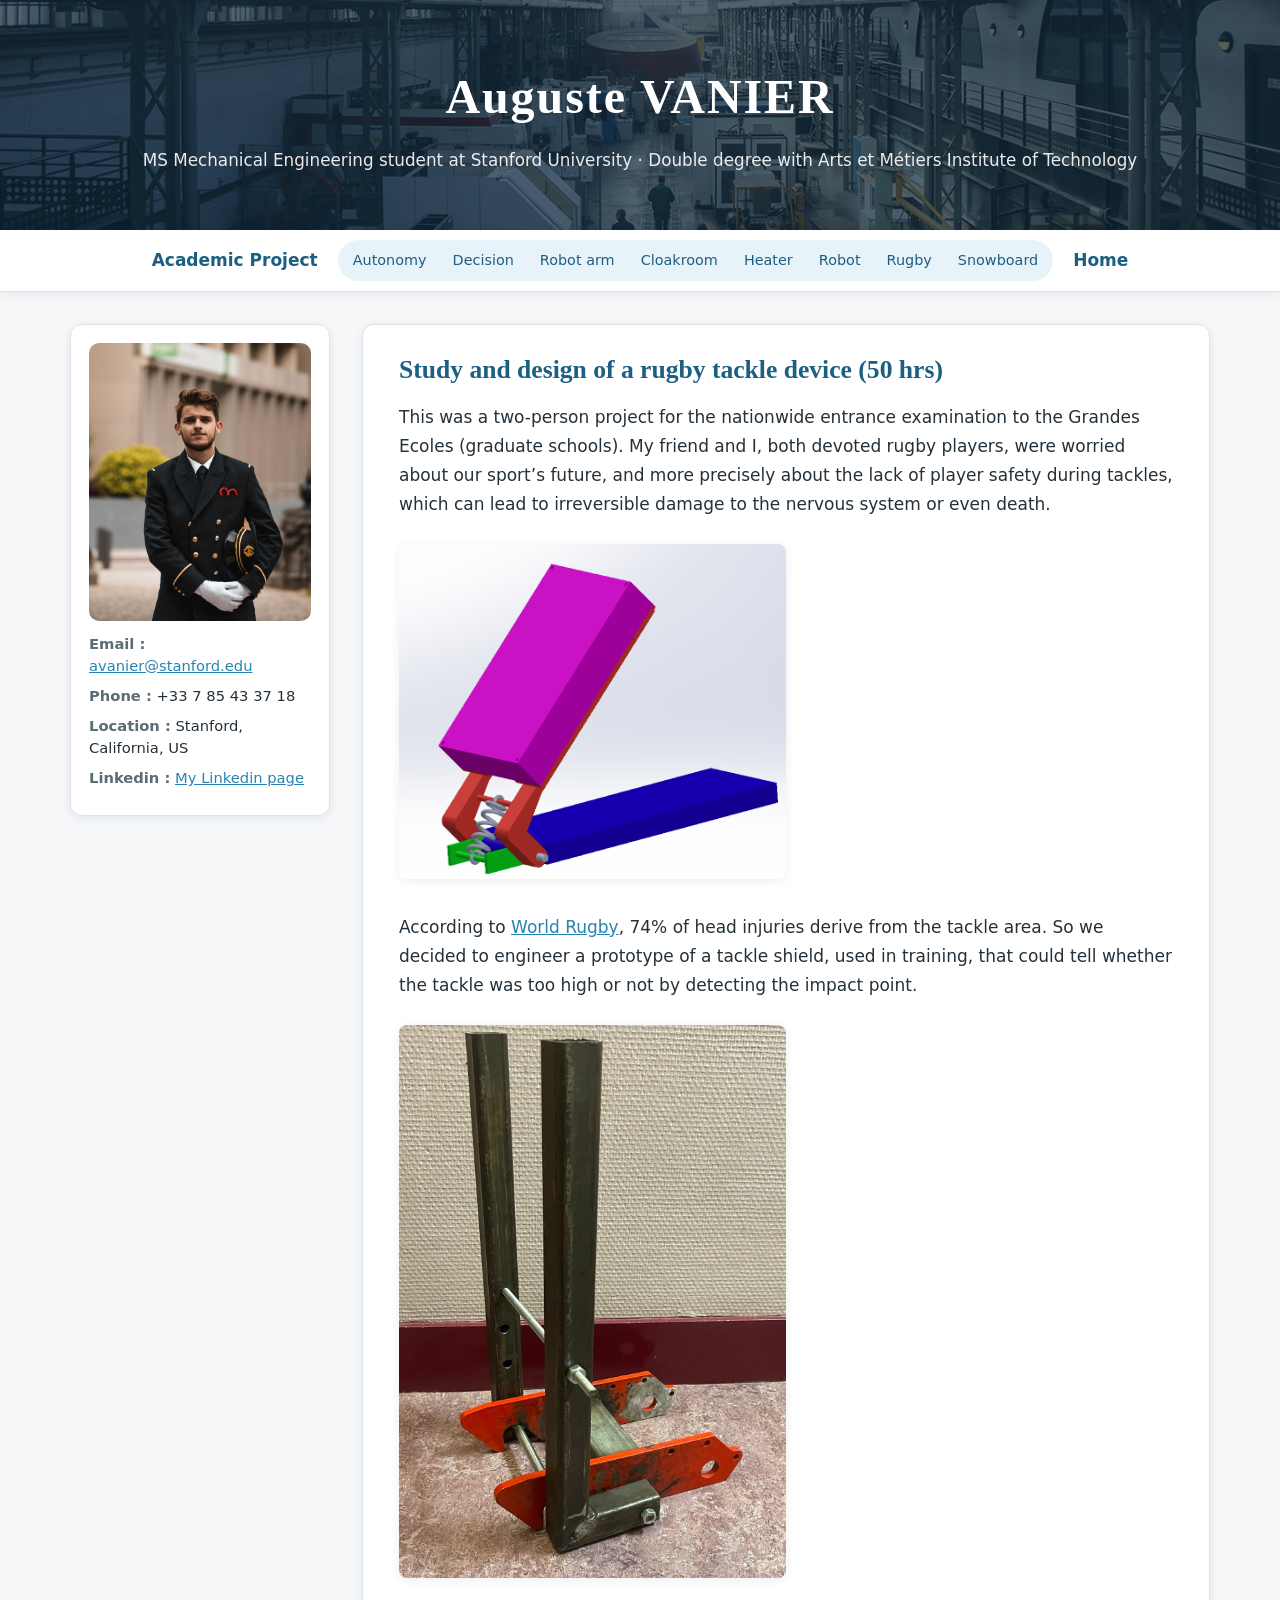
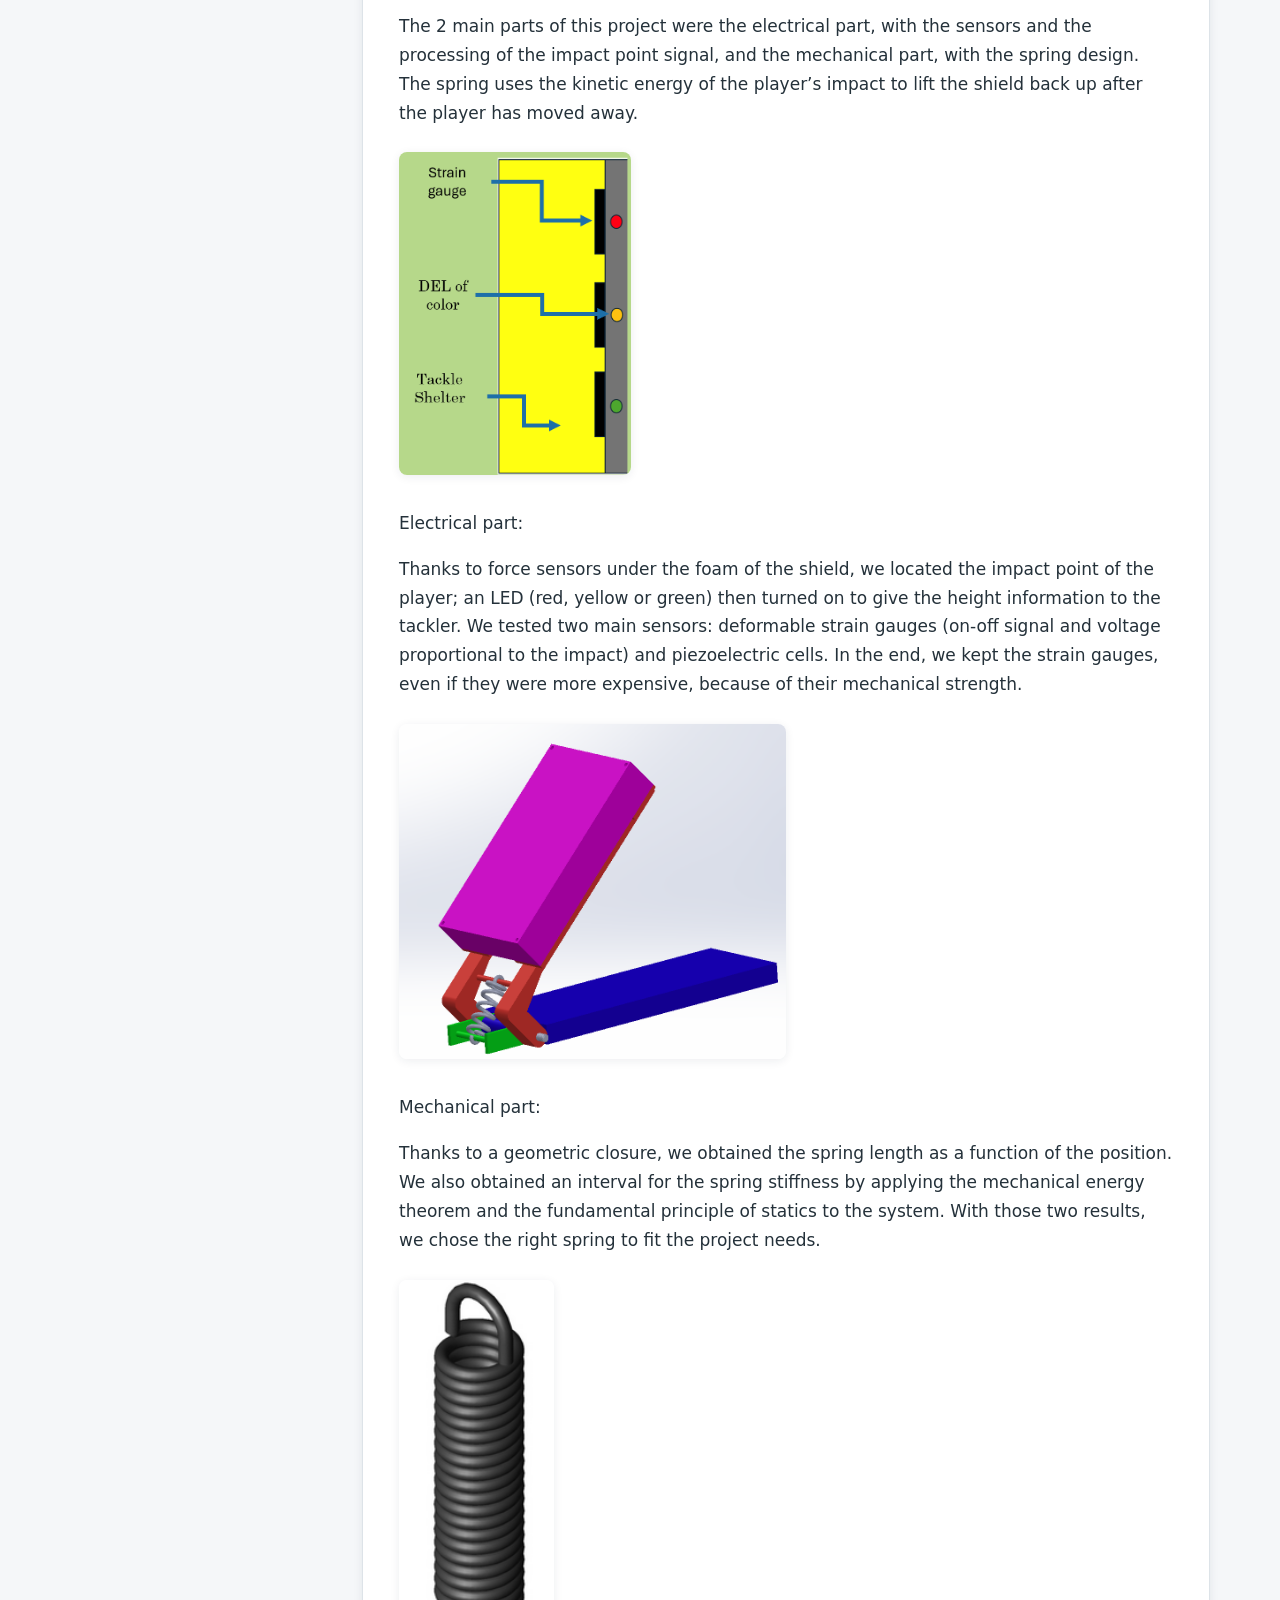
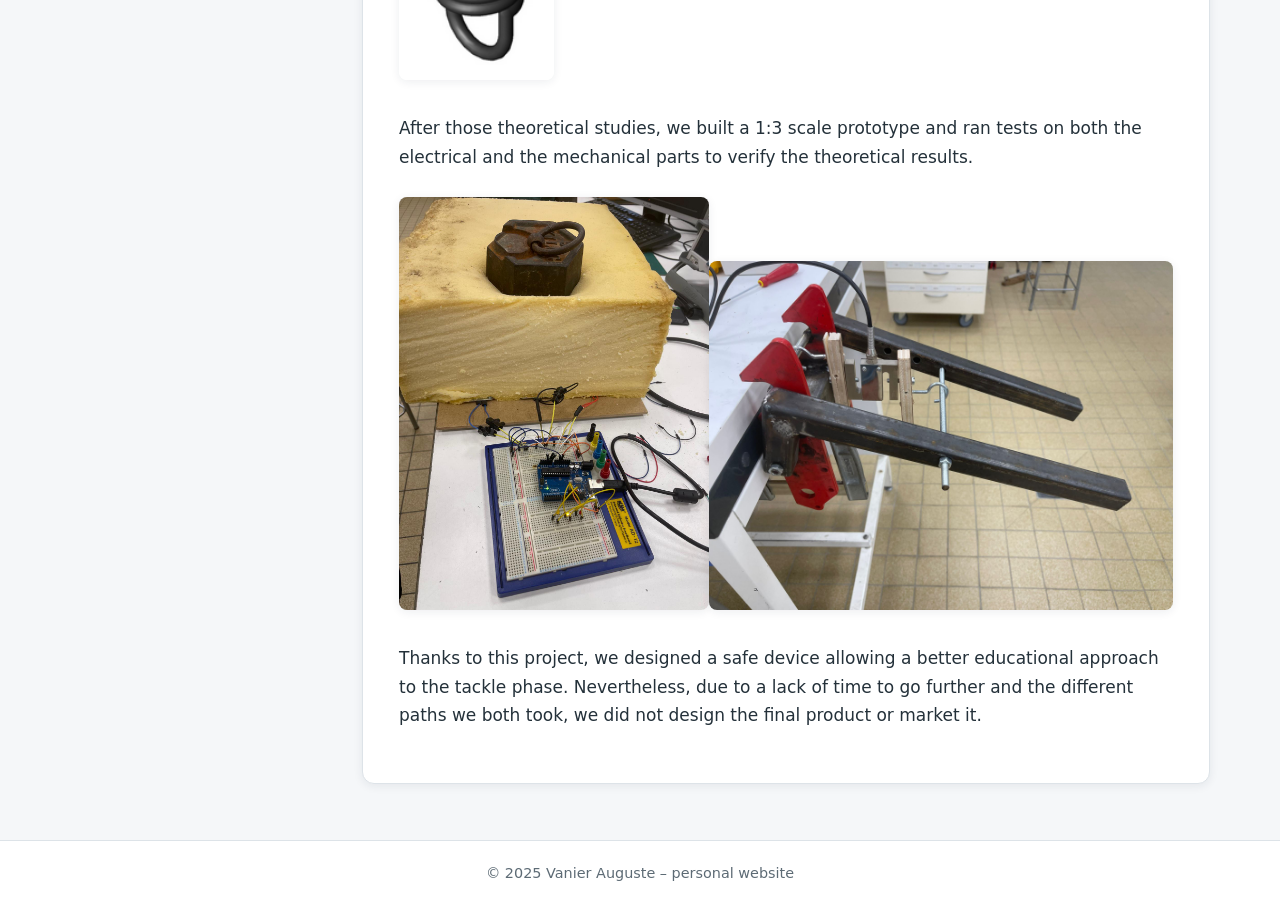
<file: TIPE.html>
<!DOCTYPE html>
<html lang="fr">
<head>
  <meta charset="UTF-8">
  <title>Auguste VANIER - Page personnelle</title>
  <meta name="viewport" content="width=device-width, initial-scale=1">
  <link rel="stylesheet" href="style.css">
</head>
<body>

  <header>
    <h1>Auguste VANIER</h1>
    <p>MS Mechanical Engineering student at Stanford University · Double degree with Arts et Métiers Institute of Technology</p>
  </header>

  <nav>
    <a href="academical_project.html">Academic Project</a>
    <subnav>
		<a href="robot_autonomy.html">Autonomy</a>
		<a href="decision_making.html">Decision</a>
		<a href="lerobot_arm.html">Robot arm</a>
		<a href="cloakroom.html">Cloakroom</a>
	    <a href="exchanger.html">Heater</a>
		<a href="factory_robot.html">Robot</a>
		<a href="TIPE.html">Rugby</a>
		<a href="academical_project_snowb.html">Snowboard</a>
    </subnav>
    <a href="index.html">Home</a>
  </nav>

  <div class="container">
    <aside class="sidebar">
      <img src="Photo_profil.jpg" alt="Auguste Vanier">
      <p><strong>Email :</strong> <a href="mailto:avanier@stanford.edu">avanier@stanford.edu</a></p>
      <p><strong>Phone :</strong> +33 7 85 43 37 18</p>
      <p><strong>Location :</strong> Stanford, California, US</p>
      <p><strong>Linkedin :</strong> <a href="https://fr.linkedin.com/in/vanier-auguste-1b917422b/">My Linkedin page</a></p>
    </aside>

    <main class="content">
      <section id="research">
        <h2>Study and design of a rugby tackle device (50 hrs)</h2>
        <p><slide>This was a two-person project for the nationwide entrance examination to the Grandes Ecoles (graduate schools). My friend and I, both devoted rugby players, were worried about our sport’s future, and more precisely about the lack of player safety during tackles, which can lead to irreversible damage to the nervous system or even death.</slide></p>
	<slide><img src="TIPE_complet.png" alt="3D tackle shield" width=50% height=50% text-align=center></slide>
	<p><slide>According to <a href="https://passport.world.rugby/injury-prevention-and-risk-management/tackle-ready/lower-tackle-height-law-trial-introduction/why-trial-the-lower-tackle-height/">World Rugby</a>, 74% of head injuries derive from the tackle area. So we decided to engineer a prototype of a tackle shield, used in training, that could tell whether the tackle was too high or not by detecting the impact point.</slide></p>
	<slide><img src="TIPE_proto.jpg" alt="1:3 mechanical prototype" width=50% height=30%></slide>
	<p><slide>The 2 main parts of this project were the electrical part, with the sensors and the processing of the impact point signal, and the mechanical part, with the spring design. The spring uses the kinetic energy of the player’s impact to lift the shield back up after the player has moved away.</slide></p>
      	<slide><img src="TIPE_elec.png" alt="Electrical system" width=30% height=30%></slide>
	<p><slide>Electrical part:</slide></p>
	<p><slide>Thanks to force sensors under the foam of the shield, we located the impact point of the player; an LED (red, yellow or green) then turned on to give the height information to the tackler. We tested two main sensors: deformable strain gauges (on-off signal and voltage proportional to the impact) and piezoelectric cells. In the end, we kept the strain gauges, even if they were more expensive, because of their mechanical strength.</slide></p>
      	<slide><img src="TIPE_complet.png" alt="3D tackle shield" width=50% height=50%></slide>
	<p><slide>Mechanical part:</slide></p>
	<p><slide>Thanks to a geometric closure, we obtained the spring length as a function of the position. We also obtained an interval for the spring stiffness by applying the mechanical energy theorem and the fundamental principle of statics to the system. With those two results, we chose the right spring to fit the project needs.</slide></p>
      	<slide><img src="TIPE_spring.png" alt="3D tackle shield" width=20% height=10%></slide>
	<p><slide>After those theoretical studies, we built a 1:3 scale prototype and ran tests on both the electrical and the mechanical parts to verify the theoretical results.</slide></p>
	<slide><img src="TIPE_essaielec.jpg" alt="Electrical test" width=40% height=30%><img src="TIPE_essaimeca.jpg" alt="Mechanical test" width=60% height=60%></slide>
	<p><slide>Thanks to this project, we designed a safe device allowing a better educational approach to the tackle phase. Nevertheless, due to a lack of time to go further and the different paths we both took, we did not design the final product or market it.</slide></p>
      </section>
    </main>
  </div>

  <footer>
    &copy; 2025 Vanier Auguste – personal website
  </footer>

</body>
</html>
</file>
<file: style.css>
/* Shared stylesheet for every page of the site */

:root {
  --accent: #2784b3;
  --accent-dark: #1b5f82;
  --accent-soft: #e8f3f9;
  --text: #24313a;
  --muted: #5d6b75;
  --bg: #f5f7f9;
  --surface: #ffffff;
  --border: #dde3e8;
  --radius: 12px;
  --shadow: 0 2px 10px rgba(20, 40, 60, 0.08);
}

* {
  box-sizing: border-box;
}

html {
  scroll-behavior: smooth;
}

body {
  font-family: "Segoe UI", system-ui, -apple-system, Roboto, Helvetica, Arial, sans-serif;
  font-size: 17px;
  line-height: 1.7;
  color: var(--text);
  margin: 0;
  padding: 0;
  background-color: var(--bg);
}

/* ---------- Header ---------- */

header {
  /* dark veil over the photo so the title stays readable */
  background-image: linear-gradient(rgba(15, 40, 58, 0.72), rgba(15, 40, 58, 0.72)), url("atels.jpg");
  background-size: cover;
  background-position: center;
  color: #ffffff;
  padding: 56px 20px;
  text-align: center;
}

header h1 {
  font-family: Georgia, "Times New Roman", serif;
  font-size: clamp(2rem, 5vw, 3rem);
  letter-spacing: 0.04em;
  margin: 0 0 8px;
}

header p {
  margin: 0;
  font-size: 1.05rem;
  opacity: 0.9;
}

/* ---------- Navigation ---------- */

nav {
  position: sticky;
  top: 0;
  z-index: 10;
  background-color: var(--surface);
  border-bottom: 1px solid var(--border);
  box-shadow: var(--shadow);
  padding: 8px 20px;
  display: flex;
  flex-wrap: wrap;
  justify-content: center;
  align-items: center;
  gap: 6px;
}

nav a {
  color: var(--accent-dark);
  text-decoration: none;
  font-weight: 600;
  padding: 8px 14px;
  border-radius: 999px;
  transition: background-color 0.15s, color 0.15s;
}

nav a:hover,
nav a:focus-visible {
  background-color: var(--accent);
  color: #ffffff;
}

subnav {
  display: flex;
  flex-wrap: wrap;
  justify-content: center;
  gap: 2px;
  padding: 3px;
  background-color: var(--accent-soft);
  border-radius: 999px;
}

subnav a {
  font-size: 0.9rem;
  font-weight: 500;
  padding: 5px 12px;
}

/* ---------- Layout ---------- */

.container {
  display: flex;
  align-items: flex-start;
  gap: 32px;
  max-width: 1180px;
  margin: 0 auto;
  padding: 32px 20px;
}

.sidebar {
  flex: 0 0 260px;
  position: sticky;
  top: 76px;
  background-color: var(--surface);
  border: 1px solid var(--border);
  border-radius: var(--radius);
  box-shadow: var(--shadow);
  padding: 18px;
  font-size: 0.92rem;
  line-height: 1.5;
  overflow-wrap: anywhere;
}

.sidebar img {
  width: 100%;
  border-radius: 10px;
  display: block;
  margin-bottom: 12px;
}

.sidebar p {
  margin: 8px 0;
}

.sidebar strong {
  color: var(--muted);
  font-weight: 600;
}

.content {
  flex: 1;
  min-width: 0;
  background-color: var(--surface);
  border: 1px solid var(--border);
  border-radius: var(--radius);
  box-shadow: var(--shadow);
  padding: 28px 36px 36px;
}

.content section + section {
  margin-top: 40px;
}

/* ---------- Text ---------- */

h2 {
  font-family: Georgia, "Times New Roman", serif;
  color: var(--accent-dark);
  font-size: 1.6rem;
  line-height: 1.3;
  margin: 0 0 16px;
}

h3 {
  font-size: 1.1rem;
  line-height: 1.4;
  margin: 24px 0 4px;
}

#education h3 + p {
  margin: 0 0 6px;
  color: var(--muted);
}

/* dates pushed to the right of a title */
.date {
  float: right;
  margin-left: 12px;
  font-weight: 500;
  color: var(--accent-dark);
}

h2 a {
  color: inherit;
  text-decoration: none;
}

h2 a:hover {
  color: var(--accent);
  text-decoration: underline;
}

a {
  color: var(--accent);
}

a:hover {
  color: var(--accent-dark);
}

.content ul {
  padding-left: 22px;
}

.content li {
  margin-bottom: 4px;
}

/* ---------- Media ---------- */

.content img,
.content video {
  max-width: 100%;
  height: auto;
  border-radius: 8px;
  box-shadow: var(--shadow);
  margin: 8px 0;
}

.content a img {
  transition: transform 0.2s, box-shadow 0.2s;
}

.content a img:hover {
  transform: translateY(-3px);
  box-shadow: 0 8px 20px rgba(20, 40, 60, 0.18);
}

/* Row of project pictures on the home page */
.gallery {
  display: grid;
  grid-template-columns: repeat(auto-fit, minmax(170px, 1fr));
  gap: 14px;
  margin-top: 12px;
}

.gallery img,
.gallery video {
  width: 100%;
  aspect-ratio: 4 / 3;
  object-fit: cover;
  display: block;
  margin: 0;
}

/* ---------- Page-specific touches ---------- */

/* Academical projects list: a line between two projects */
#academical_project h2 ~ h2 {
  font-size: 1.3rem;
}

#academical_project h2 ~ h2 ~ h2 {
  margin-top: 36px;
  padding-top: 28px;
  border-top: 1px solid var(--border);
}

/* Experiences: one card per experience */
section[id$="Experiences"] p {
  background-color: var(--bg);
  border-left: 4px solid var(--accent);
  border-radius: 0 8px 8px 0;
  padding: 14px 18px;
  margin: 0 0 16px;
}

/* ---------- Entrance animation ---------- */

slide {
  animation: fadein 0.6s ease both;
}

@keyframes fadein {
  from {
    opacity: 0;
  }
  to {
    opacity: 1;
  }
}

@media (prefers-reduced-motion: reduce) {
  slide {
    animation: none;
  }

  html {
    scroll-behavior: auto;
  }
}

/* ---------- Footer ---------- */

footer {
  background-color: var(--surface);
  border-top: 1px solid var(--border);
  color: var(--muted);
  font-size: 0.9rem;
  text-align: center;
  padding: 20px;
  margin-top: 24px;
}

/* ---------- Phones and small screens ---------- */

@media (max-width: 800px) {
  body {
    font-size: 16px;
  }

  header {
    padding: 36px 16px;
  }

  nav {
    padding: 6px 10px;
  }

  nav a {
    padding: 6px 10px;
  }

  .container {
    flex-direction: column;
    align-items: stretch;
    gap: 20px;
    padding: 20px 16px;
  }

  .sidebar {
    position: static;
    flex: none;
    text-align: center;
  }

  .sidebar img {
    width: 150px;
    margin: 0 auto 12px;
  }

  .content {
    padding: 20px 18px 24px;
  }

  /* pictures sized in % of the page become full width */
  .content img:not(.gallery img) {
    width: 100%;
  }
}

/* ---------- Figures and tables (project pages) ---------- */

figure {
  margin: 20px 0;
  text-align: center;
}

.content figure img {
  width: 100%;
  max-width: 520px;
  margin: 0;
}

figcaption {
  font-size: 0.9rem;
  color: var(--muted);
  margin-top: 6px;
}

.figure-row {
  display: grid;
  grid-template-columns: repeat(auto-fit, minmax(230px, 1fr));
  gap: 16px;
  align-items: end;
}

.figure-row figure {
  margin: 12px 0;
}

table {
  border-collapse: collapse;
  margin: 16px auto;
  font-size: 0.95rem;
}

th,
td {
  padding: 8px 16px;
  border-bottom: 1px solid var(--border);
  text-align: center;
}

th {
  background-color: var(--accent-soft);
  color: var(--accent-dark);
}

td:first-child,
th:first-child {
  text-align: left;
}

/* ---------- Reproduction of the cloakroom scanning app ---------- */

.app-mock {
  display: flex;
  max-width: 640px;
  margin: 0 auto;
  border-radius: 10px;
  overflow: hidden;
  box-shadow: var(--shadow);
  background-color: #0a1929;
  color: #ffffff;
  font-size: 0.8rem;
  line-height: 1.3;
  text-align: center;
}

.app-side {
  flex: 0 0 30%;
  display: flex;
  flex-direction: column;
  gap: 8px;
  padding: 0 12px 12px;
  background-color: #051018;
}

.app-logo {
  margin: 0 -12px;
  padding: 16px 4px;
  background-color: #0a1929;
  color: #d4af37;
  font-size: 1.15rem;
  font-weight: 700;
}

.app-logo span {
  display: block;
  margin-top: 4px;
  color: #f4e5b2;
  font-size: 0.7rem;
  font-weight: 400;
}

.app-sep {
  height: 2px;
  margin: 8px 8px;
  background-color: #d4af37;
}

.app-btn {
  padding: 9px 4px;
  border-radius: 6px;
  background-color: #1e3a5f;
}

.app-btn.active {
  background-color: #d4af37;
  color: #0a1929;
  font-weight: 700;
}

.app-status {
  margin-top: auto;
  padding-top: 12px;
  color: #b0bec5;
  font-size: 0.7rem;
}

.app-status b {
  display: block;
  color: #d4af37;
  font-size: 1rem;
}

.app-main {
  flex: 1;
  display: flex;
  flex-direction: column;
  gap: 12px;
  padding: 16px;
}

.app-cam {
  flex: 1;
  min-height: 150px;
  display: flex;
  align-items: center;
  justify-content: center;
  border: 3px solid #d4af37;
  border-radius: 10px;
  background-color: #051018;
  color: #b0bec5;
  font-style: italic;
}

.app-info {
  padding: 14px 12px;
  border-radius: 10px;
  background-color: #1e3a5f;
}

.app-info-title {
  color: #f4e5b2;
  font-size: 0.95rem;
  font-weight: 700;
}

.app-entry {
  max-width: 260px;
  margin: 10px auto 0;
  padding: 8px;
  border: 2px solid #d4af37;
  border-radius: 6px;
  background-color: #0a1929;
  color: #b0bec5;
  text-align: left;
}

/* wide drawings such as plans use the full text width */
.content figure.wide img {
  max-width: 100%;
}

/* portrait photos stay small */
.content figure.narrow img {
  max-width: 300px;
}

.content figure video {
  width: 100%;
  margin: 0;
  display: block;
}
</file>
